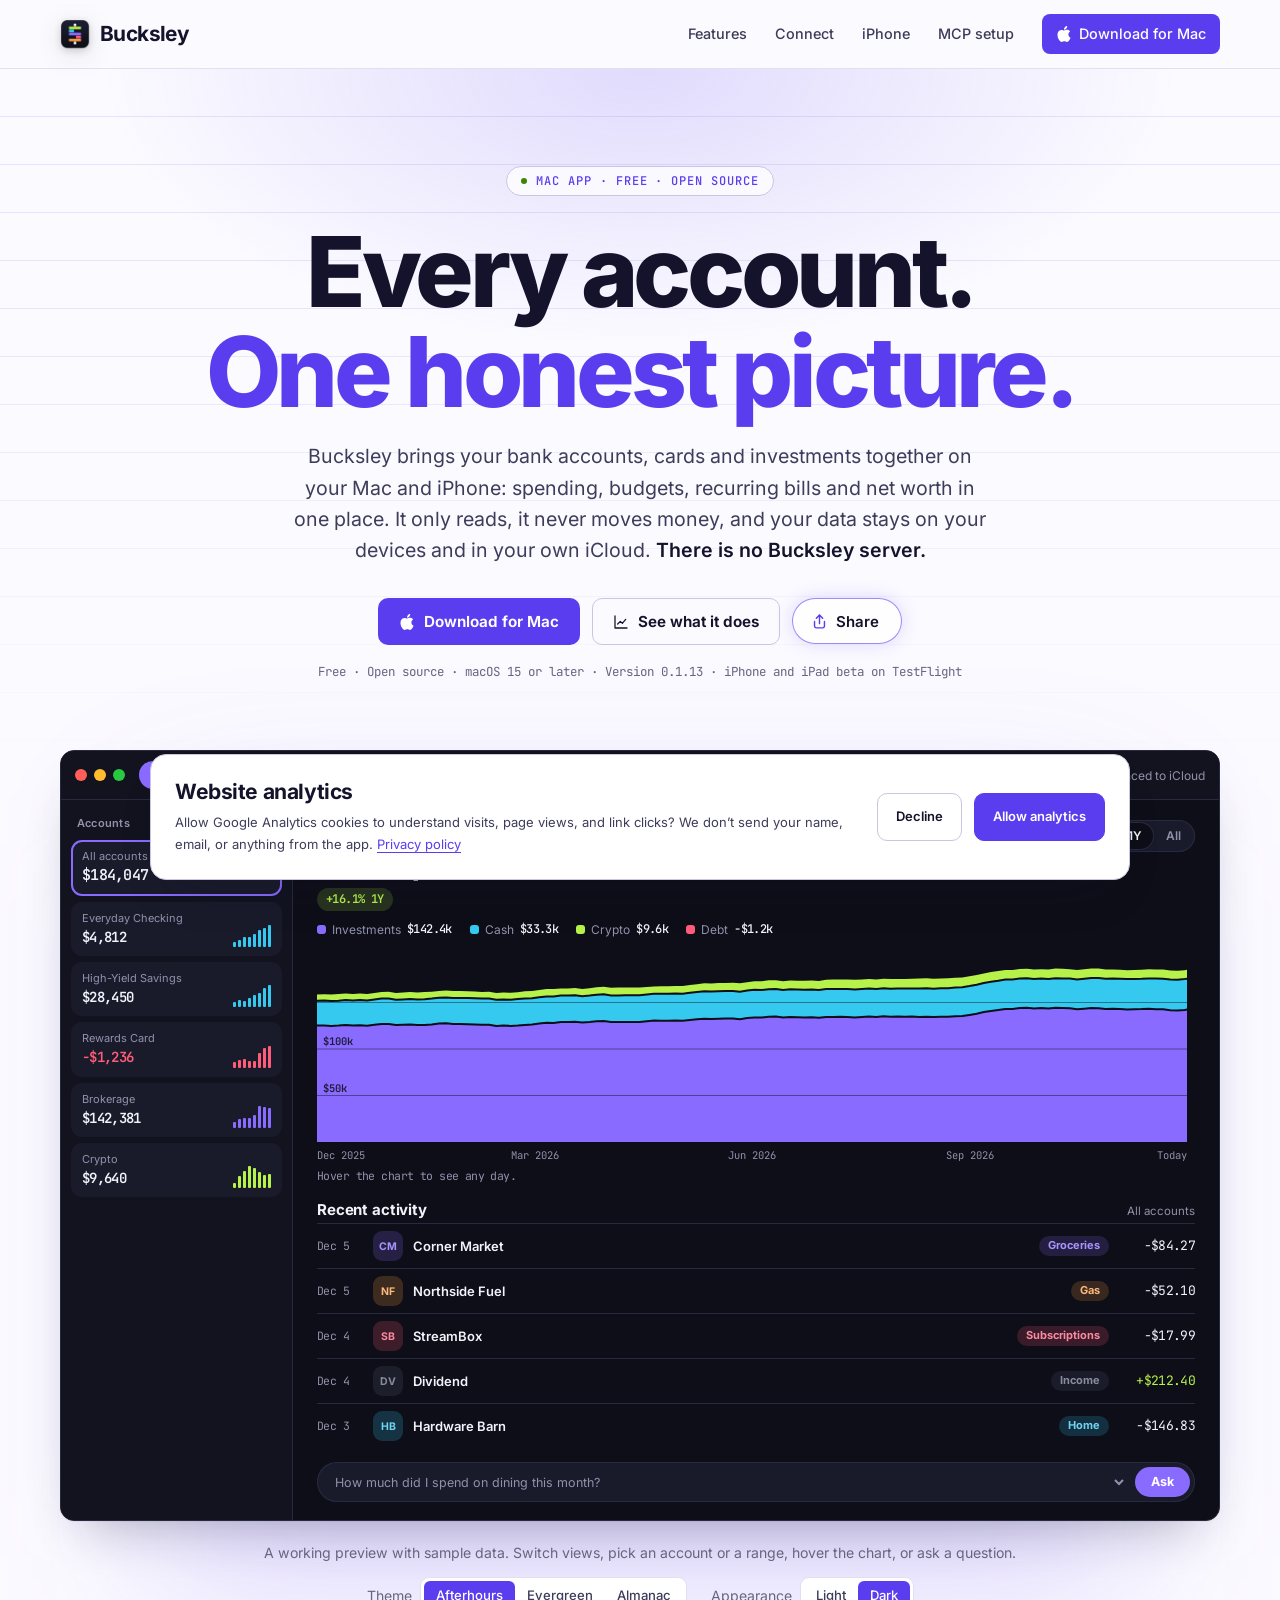
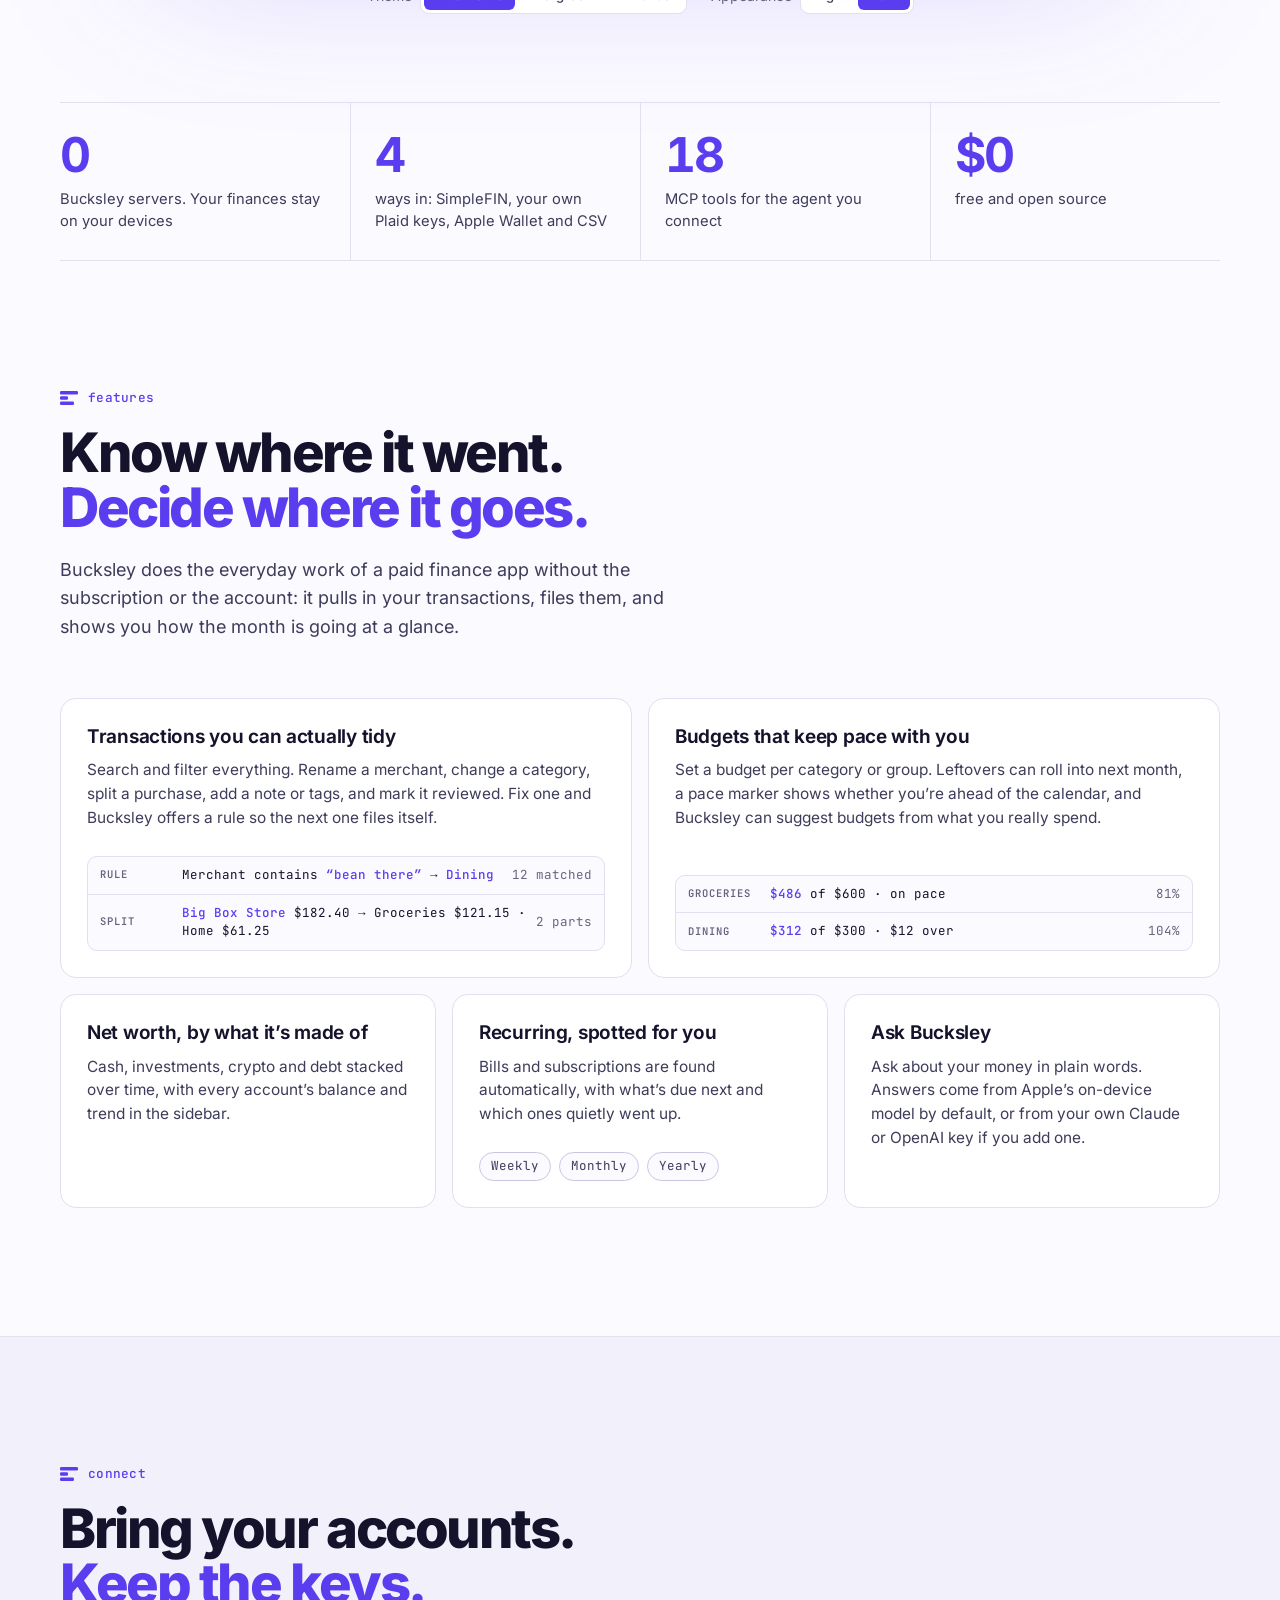
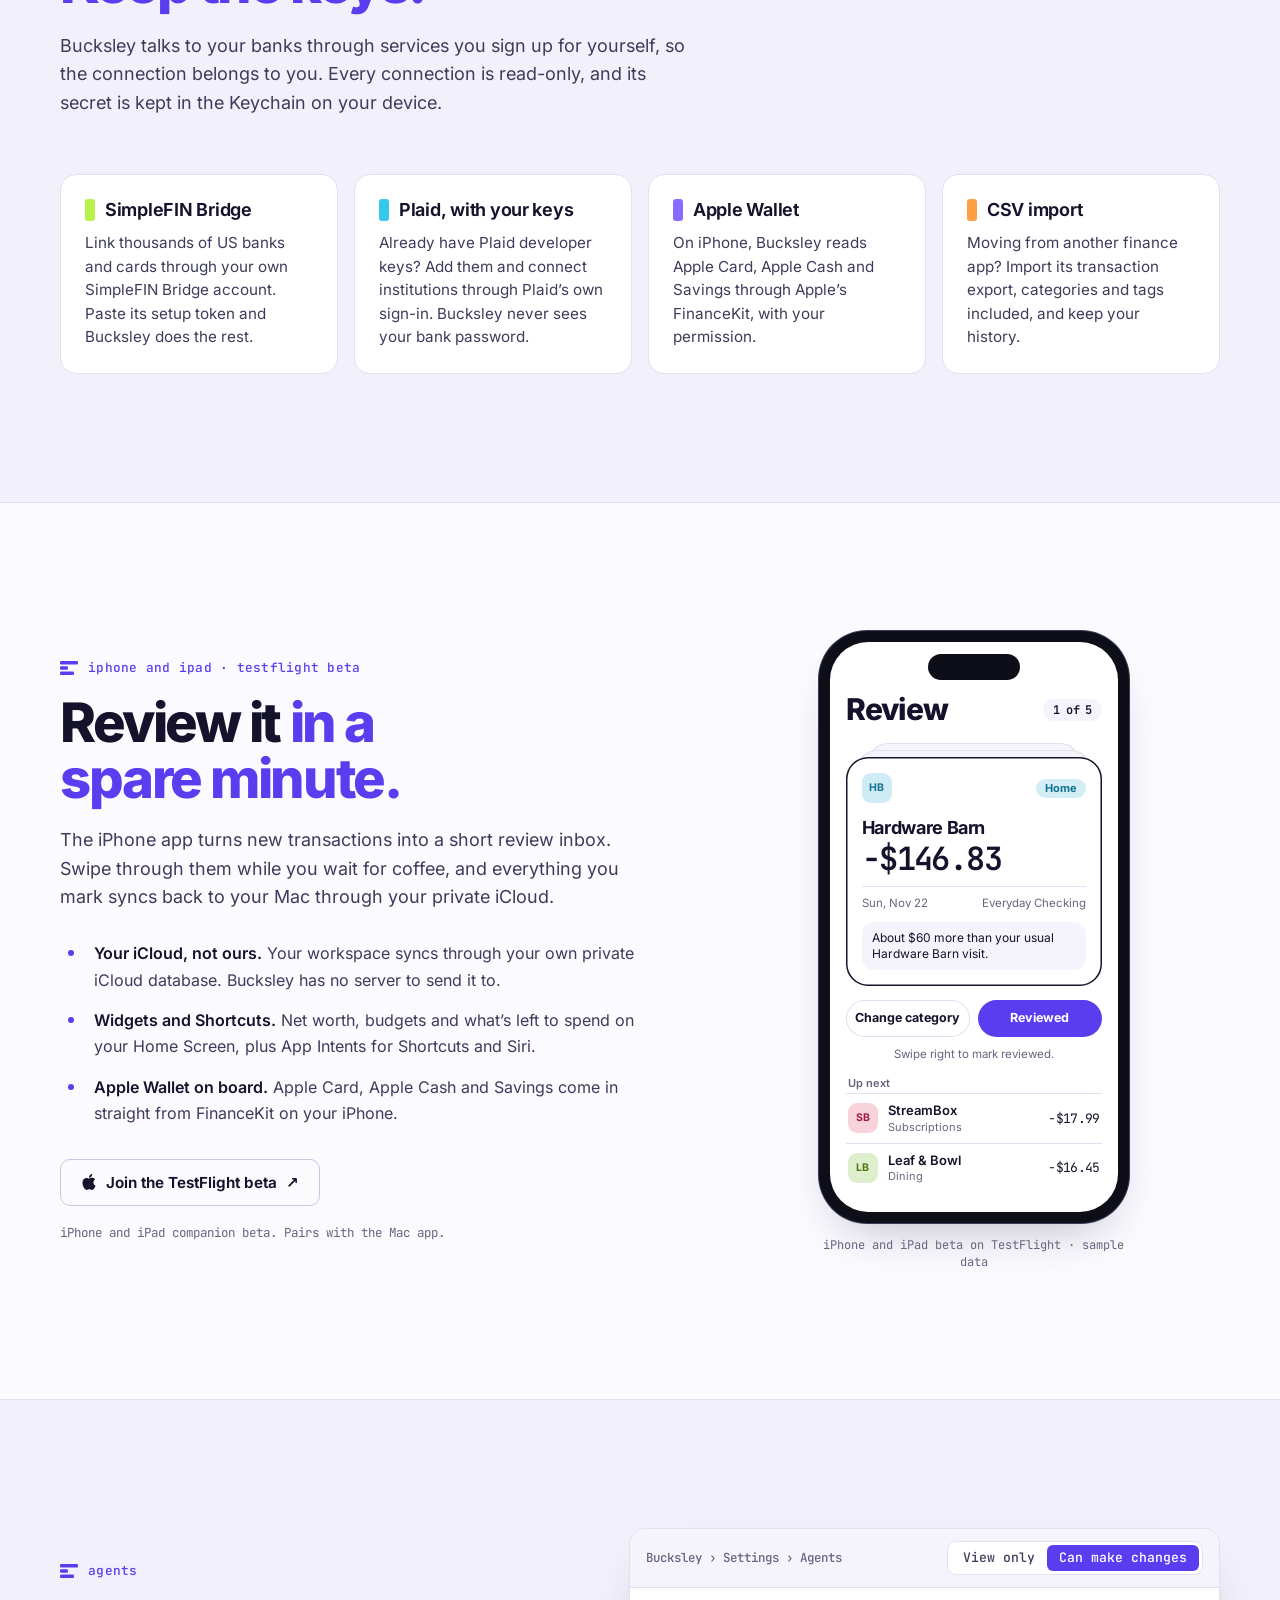
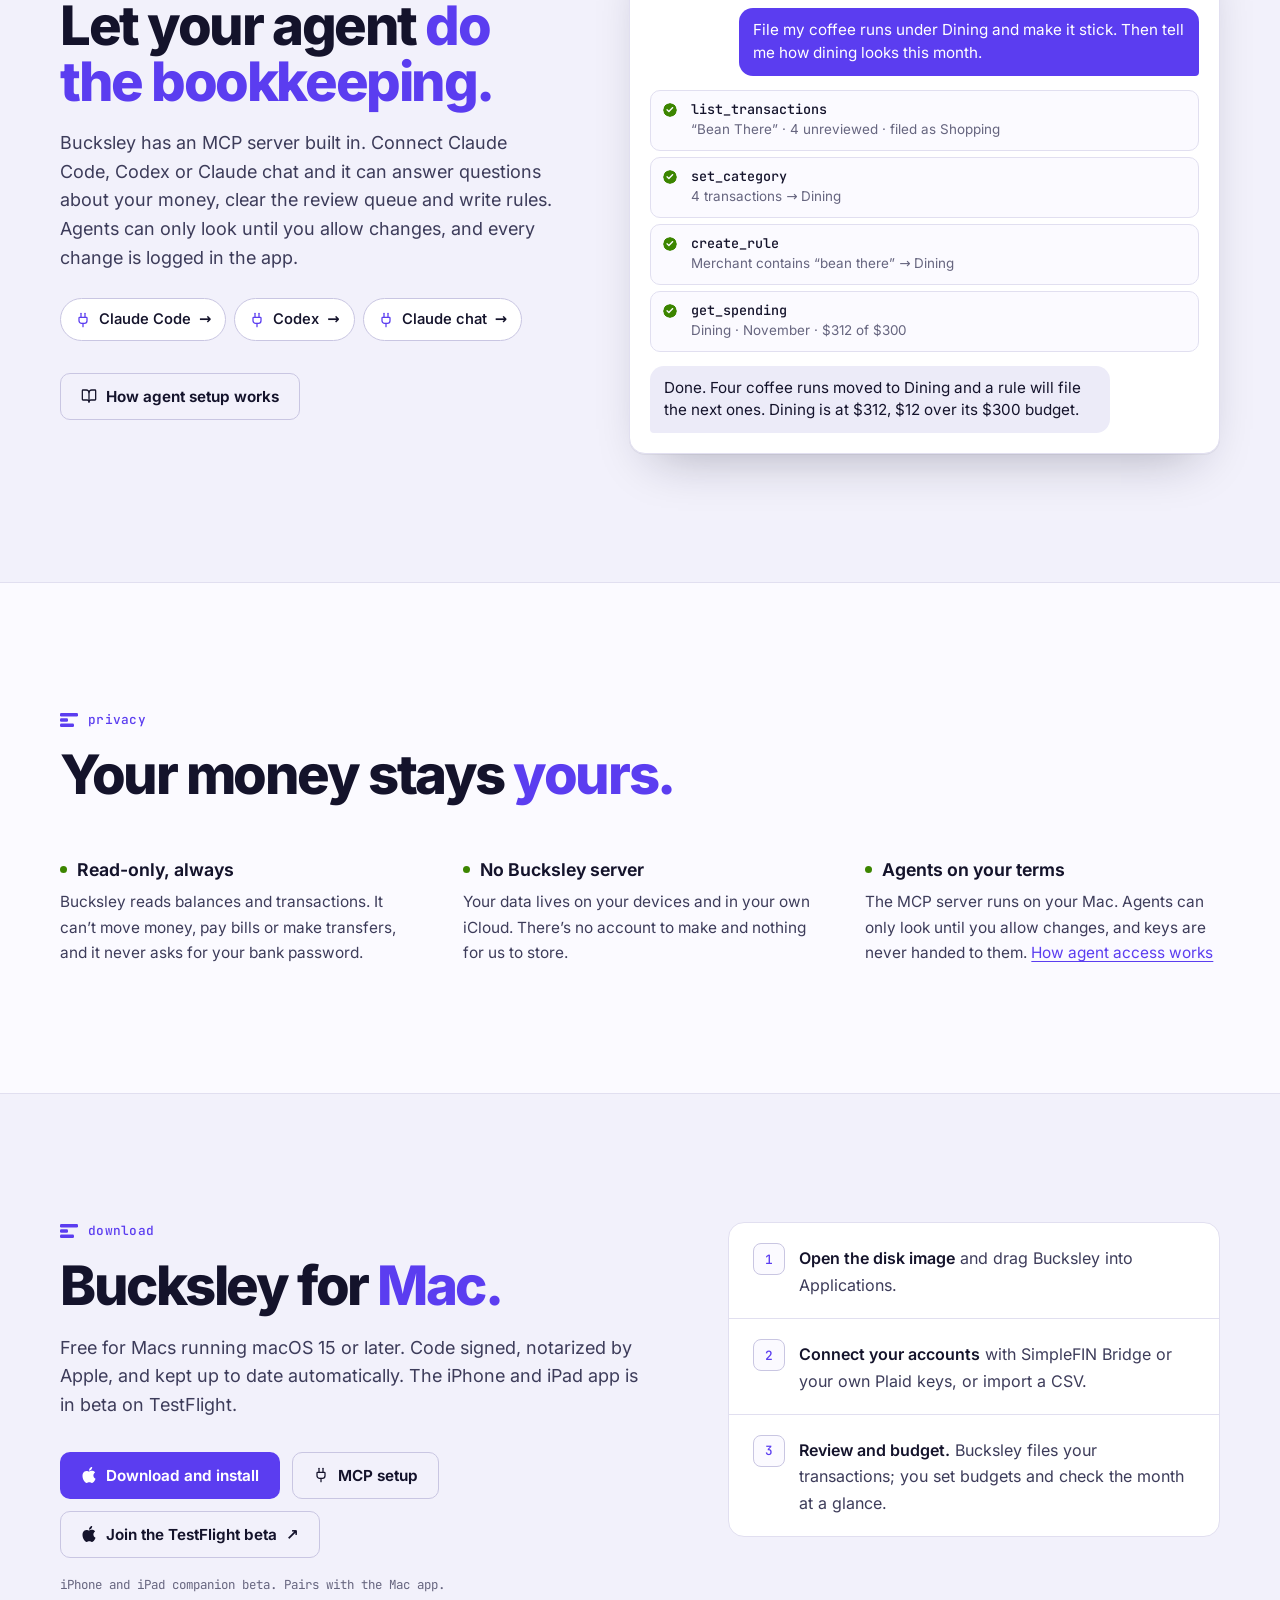
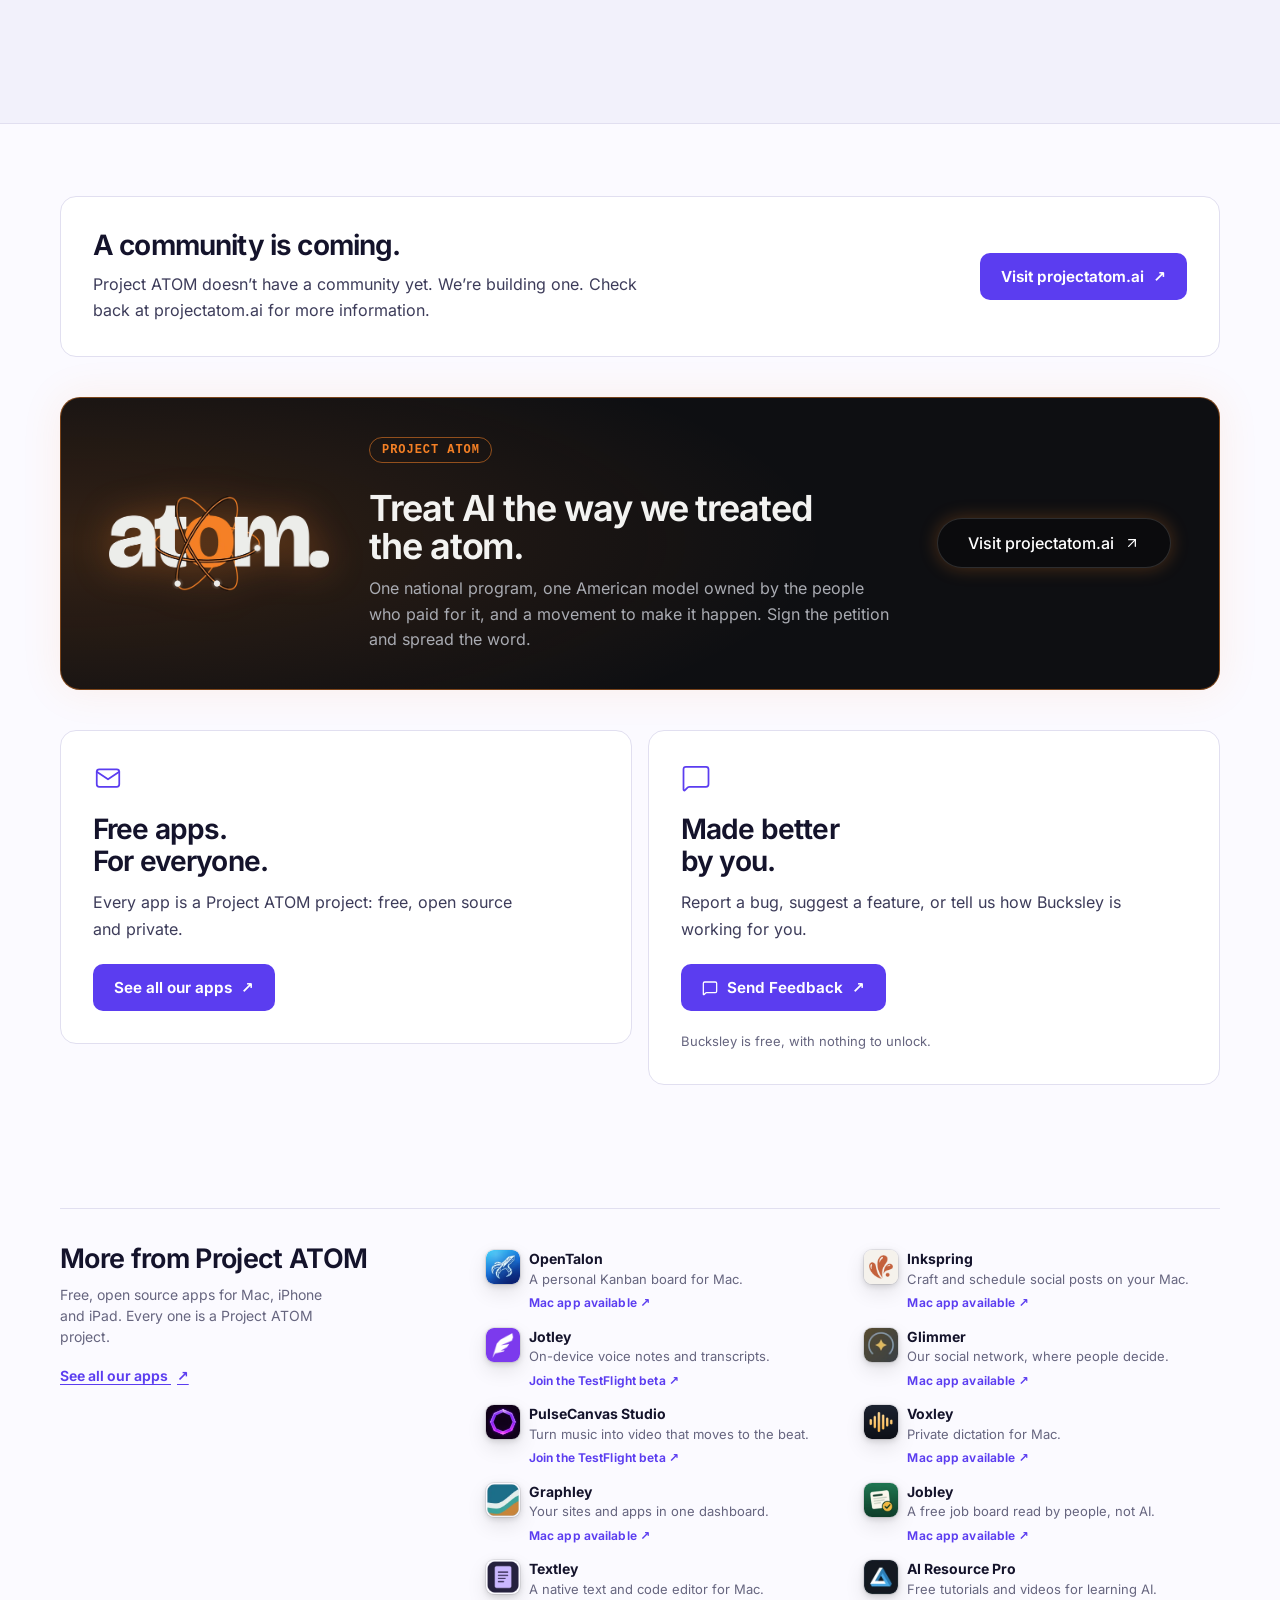
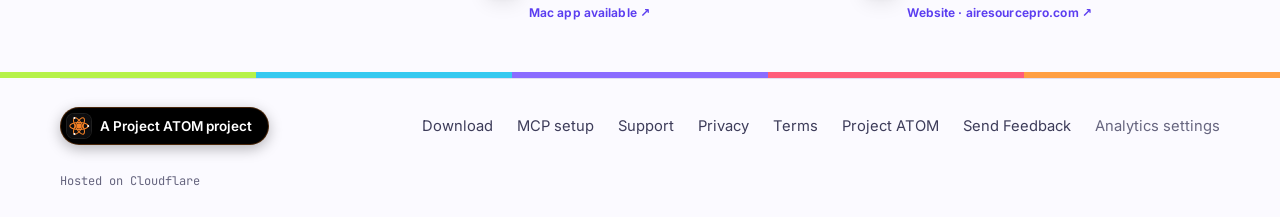
<file: index.html>
<!doctype html>
<html lang="en">
<head>
  <meta charset="utf-8">
  <meta name="viewport" content="width=device-width, initial-scale=1">
  <meta name="description" content="Bucksley is a free, local-first personal finance app for Mac and iPhone. It brings your bank accounts, cards and investments into one place to track spending, budgets, recurring bills and net worth. It is read-only, never moves money, and keeps your data on your devices and in your own iCloud, with no Bucksley server. Free and open source.">
  <meta name="theme-color" content="#ffffff" media="(prefers-color-scheme: light)">
  <meta name="theme-color" content="#0d0e17" media="(prefers-color-scheme: dark)">
  <link rel="canonical" href="https://bucksley.ai/">
  <meta property="og:type" content="website">
  <meta property="og:site_name" content="Bucksley">
  <meta property="og:locale" content="en_US">
  <meta property="og:title" content="Bucksley · Every account in one place, on your Mac and iPhone">
  <meta property="og:description" content="Bucksley is a free, local-first personal finance app for Mac and iPhone. It brings your bank accounts, cards and investments into one place to track spending, budgets, recurring bills and net worth. It is read-only, never moves money, and keeps your data on your devices and in your own iCloud, with no Bucksley server. Free and open source.">
  <meta property="og:url" content="https://bucksley.ai/">
  <meta property="og:image" content="https://bucksley.ai/social-card.png?v=20261125">
  <meta property="og:image:type" content="image/png">
  <meta property="og:image:width" content="1200">
  <meta property="og:image:height" content="630">
  <meta property="og:image:alt" content="Bucksley. Every account, one honest picture. Personal finance for Mac and iPhone. Free and open source.">
  <meta name="twitter:card" content="summary_large_image">
  <meta name="twitter:title" content="Bucksley · Every account in one place, on your Mac and iPhone">
  <meta name="twitter:description" content="Bucksley is a free, local-first personal finance app for Mac and iPhone. It brings your bank accounts, cards and investments into one place to track spending, budgets, recurring bills and net worth. It is read-only, never moves money, and keeps your data on your devices and in your own iCloud, with no Bucksley server. Free and open source.">
  <meta name="twitter:image" content="https://bucksley.ai/social-card.png?v=20261125">
  <meta name="author" content="Project ATOM">
  <meta name="google-site-verification" content="7iIXr-PMFJ_aGS43oSrPEZ5DRntgBF09yLD61lN2gac">
  <meta name="msvalidate.01" content="E2001B47E91F72A19BB1E8E642B26928">
  <link rel="icon" href="/favicon.png?v=20261125" type="image/png">
  <link rel="apple-touch-icon" href="/assets/apple-touch-icon.png?v=20261125">
  <link rel="stylesheet" href="/assets/site.css">
  <link rel="stylesheet" href="/atom-family.css">
  <link rel="stylesheet" href="/project-atom/project-atom-promo.css?v=20261126b">
  <script src="/assets/analytics.js" data-ga="G-NZ4KDPXME2" data-site="bucksley" data-host="bucksley.ai" data-privacy="/privacy/" data-footer=".footer nav" data-css="/assets/analytics.css" defer></script>
  <script src="/assets/site.js" defer></script>
  <script src="/assets/share.js" defer></script>
  <title>Bucksley · Every account in one place, on your Mac and iPhone</title>
  <script type="application/ld+json">{"@context":"https://schema.org","@graph":[{"@type":"WebSite","@id":"https://bucksley.ai/#website","url":"https://bucksley.ai/","name":"Bucksley","description":"Bucksley is a free, local-first personal finance app for Mac and iPhone. It brings your bank accounts, cards and investments into one place to track spending, budgets, recurring bills and net worth. It is read-only, never moves money, and keeps your data on your devices and in your own iCloud, with no Bucksley server. Free and open source.","inLanguage":"en-US","publisher":{"@id":"https://projectatom.ai/#org"}},{"@type":"WebPage","@id":"https://bucksley.ai/#webpage","url":"https://bucksley.ai/","name":"Bucksley · Every account in one place, on your Mac and iPhone","description":"Bucksley is a free, local-first personal finance app for Mac and iPhone. It brings your bank accounts, cards and investments into one place to track spending, budgets, recurring bills and net worth. It is read-only, never moves money, and keeps your data on your devices and in your own iCloud, with no Bucksley server. Free and open source.","isPartOf":{"@id":"https://bucksley.ai/#website"},"inLanguage":"en-US","publisher":{"@id":"https://projectatom.ai/#org"},"about":{"@id":"https://bucksley.ai/#app"},"mainEntity":{"@id":"https://bucksley.ai/#app"}},{"@type":"SoftwareApplication","@id":"https://bucksley.ai/#app","name":"Bucksley","url":"https://bucksley.ai/","description":"Bucksley is a free, local-first personal finance app for Mac and iPhone. It brings your bank accounts, cards and investments into one place to track spending, budgets, recurring bills and net worth. It is read-only, never moves money, and keeps your data on your devices and in your own iCloud, with no Bucksley server. Free and open source.","applicationCategory":"FinanceApplication","applicationSubCategory":"Personal finance and budgeting","operatingSystem":"macOS 15 or later, iOS 18 or later","isAccessibleForFree":true,"offers":{"@type":"Offer","price":"0","priceCurrency":"USD","availability":"https://schema.org/InStock"},"image":"https://bucksley.ai/assets/icon.png?v=20261125","featureList":["Net worth, accounts and transactions in one place","Bank connections through SimpleFIN Bridge or your own Plaid keys","Apple Card, Apple Cash and Savings on iPhone through FinanceKit","CSV import from other finance apps","Categories, groups and rules","Budgets with rollover and pace","Recurring bills and subscriptions","Ask Bucksley, with Apple's on-device model by default","iPhone review inbox synced through your private iCloud","Read-only: never moves money","Built-in MCP server with 18 tools for Claude Code, Codex and Claude chat"],"author":{"@id":"https://projectatom.ai/#org"},"publisher":{"@id":"https://projectatom.ai/#org"},"sameAs":["https://projectatom.ai/apps"],"softwareVersion":"0.1.13","downloadUrl":"https://bucksley.ai/downloads/Bucksley-0.1.13.dmg","installUrl":"https://bucksley.ai/download/"},{"@type":"Organization","@id":"https://projectatom.ai/#org","name":"Project ATOM","url":"https://projectatom.ai/","logo":"https://projectatom.ai/action/atom/atom-lockup.webp"}]}</script>
</head>
<body>
  <a class="skip" href="#main">Skip to content</a>
  <header class="site-header">
    <div class="shell nav">
      <a class="wordmark" href="/" aria-label="Bucksley home"><img src="/assets/icon.png?v=20261125" alt="" width="30" height="30">Bucksley</a>
      <nav aria-label="Main">
        <a class="nav-hide" href="/#features">Features</a>
        <a class="nav-hide" href="/#connect">Connect</a>
        <a class="nav-hide" href="/#iphone">iPhone</a>
        <a class="nav-hide-sm" href="/mcp/">MCP setup</a>
        <a class="nav-cta mac-download" href="/download/"><svg width="16" height="16" viewBox="0 0 24 24" fill="currentColor" aria-hidden="true" focusable="false"><path d="M12.152 6.896c-.948 0-2.415-1.078-3.96-1.04-2.04.027-3.91 1.183-4.961 3.014-2.117 3.675-.546 9.103 1.519 12.09 1.013 1.454 2.208 3.09 3.792 3.039 1.52-.065 2.09-.987 3.935-.987 1.831 0 2.35.987 3.96.948 1.637-.026 2.676-1.48 3.676-2.948 1.156-1.688 1.636-3.325 1.662-3.415-.039-.013-3.182-1.221-3.22-4.857-.026-3.04 2.48-4.494 2.597-4.559-1.429-2.09-3.623-2.324-4.39-2.376-2-.156-3.675 1.09-4.61 1.09zM15.53 3.83c.843-1.012 1.4-2.427 1.245-3.83-1.207.052-2.662.805-3.532 1.818-.78.896-1.454 2.338-1.273 3.714 1.338.104 2.715-.688 3.559-1.701"/></svg> Download for Mac</a>
      </nav>
    </div>
  </header>

  <main id="main">
    <section class="hero" aria-labelledby="hero-title">
      <div class="shell">
        <p class="pill"><i></i>Mac app · Free · Open source</p>
        <h1 id="hero-title">Every account. <em>One honest picture.</em></h1>
        <p class="lead">Bucksley brings your bank accounts, cards and investments together on your Mac and iPhone: spending, budgets, recurring bills and net worth in one place. It only reads, it never moves money, and your data stays on your devices and in your own iCloud. <strong>There is no Bucksley server.</strong></p>
        <div class="actions">
          <a class="button mac-download" href="/download/"><svg width="16" height="16" viewBox="0 0 24 24" fill="currentColor" aria-hidden="true" focusable="false"><path d="M12.152 6.896c-.948 0-2.415-1.078-3.96-1.04-2.04.027-3.91 1.183-4.961 3.014-2.117 3.675-.546 9.103 1.519 12.09 1.013 1.454 2.208 3.09 3.792 3.039 1.52-.065 2.09-.987 3.935-.987 1.831 0 2.35.987 3.96.948 1.637-.026 2.676-1.48 3.676-2.948 1.156-1.688 1.636-3.325 1.662-3.415-.039-.013-3.182-1.221-3.22-4.857-.026-3.04 2.48-4.494 2.597-4.559-1.429-2.09-3.623-2.324-4.39-2.376-2-.156-3.675 1.09-4.61 1.09zM15.53 3.83c.843-1.012 1.4-2.427 1.245-3.83-1.207.052-2.662.805-3.532 1.818-.78.896-1.454 2.338-1.273 3.714 1.338.104 2.715-.688 3.559-1.701"/></svg> Download for Mac</a>
          <a class="button secondary" href="#features"><svg width="16" height="16" viewBox="0 0 24 24" fill="none" stroke="currentColor" stroke-width="1.9" stroke-linecap="round" stroke-linejoin="round" aria-hidden="true"><path d="M3 3v18h18"/><path d="m7 15 4-4 3 3 5-6"/></svg>See what it does</a>
          <button type="button" class="pm-share-btn bk-share" data-pm-share data-share-url="https://bucksley.ai/" data-share-title="Bucksley" data-share-text="Every account, one honest picture. Free personal finance for Mac and iPhone." aria-haspopup="menu" aria-label="Share Bucksley"><svg viewBox="0 0 24 24" fill="none" stroke="currentColor" stroke-width="2" stroke-linecap="round" stroke-linejoin="round" aria-hidden="true"><path d="M12 3v12"/><path d="m7.5 7.5 4.5-4.5 4.5 4.5"/><path d="M5 12v6.5A2.5 2.5 0 0 0 7.5 21h9a2.5 2.5 0 0 0 2.5-2.5V12"/></svg><span data-pm-share-label>Share</span></button>
        </div>
        <p class="fineprint">Free · Open source · macOS 15 or later · Version <span data-release="version">0.1.13</span> · iPhone and iPad beta on TestFlight</p>

        <div class="stage">
          <div class="gw" data-theme="ah" data-appearance="dark" role="group" aria-label="Working preview of the Bucksley window, with sample data">
            <div class="gw-title">
              <span class="lights" aria-hidden="true"><i></i><i></i><i></i></span>
              <span class="tabs" role="group" aria-label="View">
                <button type="button" data-view="home" aria-pressed="true">Home</button>
                <button type="button" data-view="spending" aria-pressed="false">Spending</button>
                <button type="button" data-view="budgets" aria-pressed="false">Budgets</button>
              </span>
              <span class="grow"></span>
              <span class="sync"><i></i><span>Synced to iCloud</span></span>
            </div>
            <div class="gw-body">
              <div class="gw-side">
                <span class="side-label">Accounts</span>
                <button type="button" class="acct all" data-acct="all" aria-pressed="true"><span class="acct-text"><span>All accounts</span><b class="fig" data-k="nw-side">$183,047</b></span></button>
                <button type="button" class="acct" data-acct="checking" aria-pressed="false"><span class="acct-text"><span>Everyday Checking</span><b class="fig ">$4,812</b></span><span class="spark c3" aria-hidden="true"></span></button>
                <button type="button" class="acct" data-acct="savings" aria-pressed="false"><span class="acct-text"><span>High-Yield Savings</span><b class="fig ">$28,450</b></span><span class="spark c3" aria-hidden="true"></span></button>
                <button type="button" class="acct" data-acct="card" aria-pressed="false"><span class="acct-text"><span>Rewards Card</span><b class="fig neg">−$1,236</b></span><span class="spark c5" aria-hidden="true"></span></button>
                <button type="button" class="acct" data-acct="brokerage" aria-pressed="false"><span class="acct-text"><span>Brokerage</span><b class="fig ">$142,381</b></span><span class="spark c1" aria-hidden="true"></span></button>
                <button type="button" class="acct" data-acct="crypto" aria-pressed="false"><span class="acct-text"><span>Crypto</span><b class="fig ">$9,640</b></span><span class="spark c2" aria-hidden="true"></span></button>
              </div>
              <div class="gw-main">
                <div class="view" data-pane="home">
                  <div class="nw-head">
                    <div><div class="lbl" data-k="nw-label">Net worth</div><div class="big fig" data-k="nw">–</div><span class="chip fig" data-k="nw-chip"></span></div>
                    <span class="seg" role="group" aria-label="Range">
                      <button type="button" data-range="30" aria-pressed="false">1M</button>
                      <button type="button" data-range="90" aria-pressed="false">3M</button>
                      <button type="button" data-range="365" aria-pressed="true">1Y</button>
                      <button type="button" data-range="730" aria-pressed="false">All</button>
                    </span>
                  </div>
                  <div class="keys" data-k="keys"></div>
                  <div class="nw-chart"><svg viewBox="0 0 640 200" role="img" aria-label="Stacked area chart of net worth by investments, cash and crypto"></svg><span class="readout fig" aria-live="polite"></span></div>
                  <div class="sech"><b>Recent activity</b><span data-k="tx-scope">All accounts</span></div>
                  <ul class="txs" data-k="txs"></ul>
                </div>
                <div class="view" data-pane="spending" hidden>
                  <div class="sech top"><b>Spending · November</b><span>Excludes transfers</span></div>
                  <div class="donutrow">
                    <div class="donut"><svg viewBox="0 0 42 42" aria-hidden="true"></svg><div><b class="fig" data-k="spend-total">–</b><span data-k="spend-label">This month</span></div></div>
                    <ul class="legend" data-k="legend"></ul>
                  </div>
                </div>
                <div class="view" data-pane="budgets" hidden>
                  <div class="sech top"><b>Budgets · November</b><span data-k="pace">Day 24 of 30</span></div>
                  <ul class="rings" data-k="rings"></ul>
                </div>
                <form class="ask" data-k="ask">
                  <label class="visually-hidden" for="ask-q">Ask Bucksley</label>
                  <select id="ask-q" data-k="ask-q">
                    <option value="dining">How much did I spend on dining this month?</option>
                    <option value="subs">Which subscriptions went up?</option>
                    <option value="budget">Am I on pace with my budgets?</option>
                  </select>
                  <button type="submit" class="ask-go">Ask</button>
                </form>
                <p class="answer" data-k="answer" aria-live="polite" hidden></p>
              </div>
            </div>
          </div>
          <div class="stage-note">
            <span>A working preview with sample data. Switch views, pick an account or a range, hover the chart, or ask a question.</span>
            <span class="chooser"><span id="theme-label">Theme</span>
              <span class="opts" role="group" aria-labelledby="theme-label">
                <button type="button" data-theme-to="ah" aria-pressed="true">Afterhours</button>
                <button type="button" data-theme-to="ev" aria-pressed="false">Evergreen</button>
                <button type="button" data-theme-to="al" aria-pressed="false">Almanac</button>
              </span>
            </span>
            <span class="chooser"><span id="look-label">Appearance</span>
              <span class="opts" role="group" aria-labelledby="look-label">
                <button type="button" data-look="light" aria-pressed="false">Light</button>
                <button type="button" data-look="dark" aria-pressed="true">Dark</button>
              </span>
            </span>
          </div>
        </div>

        <dl class="facts">
          <div><dt>0</dt><dd>Bucksley servers. Your finances stay on your devices</dd></div>
          <div><dt>4</dt><dd>ways in: SimpleFIN, your own Plaid keys, Apple Wallet and CSV</dd></div>
          <div><dt>18</dt><dd>MCP tools for the agent you connect</dd></div>
          <div><dt>$0</dt><dd>free and open source</dd></div>
        </dl>
      </div>
    </section>

    <section id="features" class="section">
      <div class="shell">
        <div class="section-head">
          <span class="mark">features</span>
          <h2>Know where it went. <em>Decide where it goes.</em></h2>
          <p class="lead">Bucksley does the everyday work of a paid finance app without the subscription or the account: it pulls in your transactions, files them, and shows you how the month is going at a glance.</p>
        </div>
        <div class="bento">
          <article class="card wide">
            <h3>Transactions you can actually tidy</h3>
            <p>Search and filter everything. Rename a merchant, change a category, split a purchase, add a note or tags, and mark it reviewed. Fix one and Bucksley offers a rule so the next one files itself.</p>
            <div class="visual"><div class="mini" aria-hidden="true">
              <div class="mini-row"><span class="lbl">Rule</span><span class="val">Merchant contains <b>“bean there”</b> → <b>Dining</b></span><span class="end">12 matched</span></div>
              <div class="mini-row"><span class="lbl">Split</span><span class="val"><b>Big Box Store</b> $182.40 → Groceries $121.15 · Home $61.25</span><span class="end">2 parts</span></div>
            </div></div>
          </article>
          <article class="card wide">
            <h3>Budgets that keep pace with you</h3>
            <p>Set a budget per category or group. Leftovers can roll into next month, a pace marker shows whether you’re ahead of the calendar, and Bucksley can suggest budgets from what you really spend.</p>
            <div class="visual"><div class="mini" aria-hidden="true">
              <div class="mini-row"><span class="lbl">Groceries</span><span class="val"><b>$486</b> of $600 · on pace</span><span class="end">81%</span></div>
              <div class="mini-row"><span class="lbl">Dining</span><span class="val"><b>$312</b> of $300 · $12 over</span><span class="end">104%</span></div>
            </div></div>
          </article>
          <article class="card">
            <h3>Net worth, by what it’s made of</h3>
            <p>Cash, investments, crypto and debt stacked over time, with every account’s balance and trend in the sidebar.</p>
          </article>
          <article class="card">
            <h3>Recurring, spotted for you</h3>
            <p>Bills and subscriptions are found automatically, with what’s due next and which ones quietly went up.</p>
            <div class="visual"><ul class="chips"><li>Weekly</li><li>Monthly</li><li>Yearly</li></ul></div>
          </article>
          <article class="card">
            <h3>Ask Bucksley</h3>
            <p>Ask about your money in plain words. Answers come from Apple’s on-device model by default, or from your own Claude or OpenAI key if you add one.</p>
          </article>
        </div>
      </div>
    </section>

    <section id="connect" class="section band" aria-labelledby="connect-title">
      <div class="shell">
        <div class="section-head">
          <span class="mark">connect</span>
          <h2 id="connect-title">Bring your accounts. <em>Keep the keys.</em></h2>
          <p class="lead">Bucksley talks to your banks through services you sign up for yourself, so the connection belongs to you. Every connection is read-only, and its secret is kept in the Keychain on your device.</p>
        </div>
        <div class="connect">
          <article><h3>SimpleFIN Bridge</h3><p>Link thousands of US banks and cards through your own SimpleFIN Bridge account. Paste its setup token and Bucksley does the rest.</p></article>
          <article><h3>Plaid, with your keys</h3><p>Already have Plaid developer keys? Add them and connect institutions through Plaid’s own sign-in. Bucksley never sees your bank password.</p></article>
          <article><h3>Apple Wallet</h3><p>On iPhone, Bucksley reads Apple Card, Apple Cash and Savings through Apple’s FinanceKit, with your permission.</p></article>
          <article><h3>CSV import</h3><p>Moving from another finance app? Import its transaction export, categories and tags included, and keep your history.</p></article>
        </div>
      </div>
    </section>

    <section id="iphone" class="section">
      <div class="shell split">
        <div>
          <span class="mark">iphone and ipad · testflight beta</span>
          <h2>Review it <em>in a spare minute.</em></h2>
          <p class="lead">The iPhone app turns new transactions into a short review inbox. Swipe through them while you wait for coffee, and everything you mark syncs back to your Mac through your private iCloud.</p>
          <ul class="ticks">
            <li><span><strong>Your iCloud, not ours.</strong> Your workspace syncs through your own private iCloud database. Bucksley has no server to send it to.</span></li>
            <li><span><strong>Widgets and Shortcuts.</strong> Net worth, budgets and what’s left to spend on your Home Screen, plus App Intents for Shortcuts and Siri.</span></li>
            <li><span><strong>Apple Wallet on board.</strong> Apple Card, Apple Cash and Savings come in straight from FinanceKit on your iPhone.</span></li>
          </ul>
          <div class="actions actions-left">
            <a class="button secondary testflight-button" href="https://testflight.apple.com/join/F4wS5fF3" target="_blank" rel="noopener noreferrer"><svg width="16" height="16" viewBox="0 0 24 24" fill="currentColor" aria-hidden="true" focusable="false"><path d="M12.152 6.896c-.948 0-2.415-1.078-3.96-1.04-2.04.027-3.91 1.183-4.961 3.014-2.117 3.675-.546 9.103 1.519 12.09 1.013 1.454 2.208 3.09 3.792 3.039 1.52-.065 2.09-.987 3.935-.987 1.831 0 2.35.987 3.96.948 1.637-.026 2.676-1.48 3.676-2.948 1.156-1.688 1.636-3.325 1.662-3.415-.039-.013-3.182-1.221-3.22-4.857-.026-3.04 2.48-4.494 2.597-4.559-1.429-2.09-3.623-2.324-4.39-2.376-2-.156-3.675 1.09-4.61 1.09zM15.53 3.83c.843-1.012 1.4-2.427 1.245-3.83-1.207.052-2.662.805-3.532 1.818-.78.896-1.454 2.338-1.273 3.714 1.338.104 2.715-.688 3.559-1.701"/></svg> Join the TestFlight beta <span aria-hidden="true">↗</span></a>
          </div>
          <p class="fineprint">iPhone and iPad companion beta. Pairs with the Mac&nbsp;app.</p>
        </div>
        <figure class="phone">
          <div class="phone-frame">
            <div class="phone-screen" data-theme="ah" data-appearance="light" data-review>
              <div class="ph-head"><h4>Review</h4><span class="count fig" data-k="count">1 of 5</span></div>
              <div class="deck">
                <div class="dcard">
                  <div class="dtop"><i class="av c3" data-k="av">HB</i><span class="tag c3" data-k="cat">Home</span></div>
                  <div class="dm" data-k="merchant">Hardware Barn</div>
                  <div class="da fig" data-k="amount">−$146.83</div>
                  <div class="dmeta"><span data-k="date">Sun, Nov 22</span><span data-k="acct">Everyday Checking</span></div>
                  <div class="dnote" data-k="note">About $60 more than your usual Hardware Barn visit.</div>
                </div>
              </div>
              <div class="dbtn">
                <button type="button" class="pbtn ghost" data-act="category">Change category</button>
                <button type="button" class="pbtn pri" data-act="reviewed">Reviewed</button>
              </div>
              <p class="hint" data-k="hint">Swipe right to mark reviewed.</p>
              <h5 class="up">Up next</h5>
              <ul class="next" data-k="next"></ul>
            </div>
          </div>
          <figcaption>iPhone and iPad beta on TestFlight · sample data</figcaption>
        </figure>
      </div>
    </section>

    <section id="agents" class="section band">
      <div class="shell agent">
        <div>
          <span class="mark">agents</span>
          <h2>Let your agent <em>do the bookkeeping.</em></h2>
          <p class="lead">Bucksley has an MCP server built in. Connect Claude Code, Codex or Claude chat and it can answer questions about your money, clear the review queue and write rules. Agents can only look until you allow changes, and every change is logged in the app.</p>
          <div class="clients">
            <a href="/mcp/#claude-code"><svg width="16" height="16" viewBox="0 0 24 24" fill="none" stroke="currentColor" stroke-width="1.9" stroke-linecap="round" stroke-linejoin="round" aria-hidden="true"><path d="M12 22v-5"/><path d="M15 8V2"/><path d="M17 8a1 1 0 0 1 1 1v4a4 4 0 0 1-4 4h-4a4 4 0 0 1-4-4V9a1 1 0 0 1 1-1z"/><path d="M9 8V2"/></svg>Claude Code <span aria-hidden="true">→</span></a>
            <a href="/mcp/#codex"><svg width="16" height="16" viewBox="0 0 24 24" fill="none" stroke="currentColor" stroke-width="1.9" stroke-linecap="round" stroke-linejoin="round" aria-hidden="true"><path d="M12 22v-5"/><path d="M15 8V2"/><path d="M17 8a1 1 0 0 1 1 1v4a4 4 0 0 1-4 4h-4a4 4 0 0 1-4-4V9a1 1 0 0 1 1-1z"/><path d="M9 8V2"/></svg>Codex <span aria-hidden="true">→</span></a>
            <a href="/mcp/#claude-chat"><svg width="16" height="16" viewBox="0 0 24 24" fill="none" stroke="currentColor" stroke-width="1.9" stroke-linecap="round" stroke-linejoin="round" aria-hidden="true"><path d="M12 22v-5"/><path d="M15 8V2"/><path d="M17 8a1 1 0 0 1 1 1v4a4 4 0 0 1-4 4h-4a4 4 0 0 1-4-4V9a1 1 0 0 1 1-1z"/><path d="M9 8V2"/></svg>Claude chat <span aria-hidden="true">→</span></a>
          </div>
          <div class="actions"><a class="button secondary" href="/mcp/"><svg width="16" height="16" viewBox="0 0 24 24" fill="none" stroke="currentColor" stroke-width="1.9" stroke-linecap="round" stroke-linejoin="round" aria-hidden="true"><path d="M12 7v14"/><path d="M3 18a1 1 0 0 1-1-1V4a1 1 0 0 1 1-1h5a4 4 0 0 1 4 4 4 4 0 0 1 4-4h5a1 1 0 0 1 1 1v13a1 1 0 0 1-1 1h-6a3 3 0 0 0-3 3 3 3 0 0 0-3-3z"/></svg>How agent setup works</a></div>
        </div>
        <div class="session" data-mode="write">
          <div class="session-bar">
            <span id="mode-label">Bucksley › Settings › Agents</span>
            <span class="chooser"><span class="opts" role="group" aria-labelledby="mode-label">
              <button type="button" data-mode-to="read" aria-pressed="false">View only</button>
              <button type="button" data-mode-to="write" aria-pressed="true">Can make changes</button>
            </span></span>
          </div>
          <div class="session-body">
            <p class="say you">File my coffee runs under Dining and make it stick. Then tell me how dining looks this month.</p>
            <ul class="calls">
              <li><div><b>list_transactions</b><span>“Bean There” · 4 unreviewed · filed as Shopping</span></div></li>
              <li class="only-read blocked"><div><b>set_category</b><span>Agents can view only. Turn on “Let agents make changes” in Settings → Agents.</span></div></li>
              <li class="only-write"><div><b>set_category</b><span>4 transactions → Dining</span></div></li>
              <li class="only-write"><div><b>create_rule</b><span>Merchant contains “bean there” → Dining</span></div></li>
              <li><div><b>get_spending</b><span>Dining · November · $312 of $300</span></div></li>
            </ul>
            <p class="say agent-says only-write">Done. Four coffee runs moved to Dining and a rule will file the next ones. Dining is at $312, $12 over its $300 budget.</p>
            <p class="say agent-says only-read">I found four coffee runs filed as Shopping. Bucksley is set to view only, so I haven’t changed them. Dining is at $312 of $300.</p>
          </div>
        </div>
      </div>
    </section>

    <section id="privacy" class="section" aria-labelledby="privacy-title">
      <div class="shell">
        <div class="section-head">
          <span class="mark">privacy</span>
          <h2 id="privacy-title">Your money stays <em>yours.</em></h2>
        </div>
        <div class="trio">
          <div><h3>Read-only, always</h3><p>Bucksley reads balances and transactions. It can’t move money, pay bills or make transfers, and it never asks for your bank password.</p></div>
          <div><h3>No Bucksley server</h3><p>Your data lives on your devices and in your own iCloud. There’s no account to make and nothing for us to store.</p></div>
          <div><h3>Agents on your terms</h3><p>The MCP server runs on your Mac. Agents can only look until you allow changes, and keys are never handed to them. <a href="/privacy/#mcp">How agent access works</a></p></div>
        </div>
      </div>
    </section>

    <section id="download" class="section band" aria-labelledby="download-title">
      <div class="shell split install">
        <div>
          <span class="mark">download</span>
          <h2 id="download-title">Bucksley for <em>Mac.</em></h2>
          <p class="lead">Free for Macs running macOS 15 or later. Code signed, notarized by Apple, and kept up to date automatically. The iPhone and iPad app is in beta on&nbsp;TestFlight.</p>
          <div class="actions">
            <a class="button mac-download" href="/download/"><svg width="16" height="16" viewBox="0 0 24 24" fill="currentColor" aria-hidden="true" focusable="false"><path d="M12.152 6.896c-.948 0-2.415-1.078-3.96-1.04-2.04.027-3.91 1.183-4.961 3.014-2.117 3.675-.546 9.103 1.519 12.09 1.013 1.454 2.208 3.09 3.792 3.039 1.52-.065 2.09-.987 3.935-.987 1.831 0 2.35.987 3.96.948 1.637-.026 2.676-1.48 3.676-2.948 1.156-1.688 1.636-3.325 1.662-3.415-.039-.013-3.182-1.221-3.22-4.857-.026-3.04 2.48-4.494 2.597-4.559-1.429-2.09-3.623-2.324-4.39-2.376-2-.156-3.675 1.09-4.61 1.09zM15.53 3.83c.843-1.012 1.4-2.427 1.245-3.83-1.207.052-2.662.805-3.532 1.818-.78.896-1.454 2.338-1.273 3.714 1.338.104 2.715-.688 3.559-1.701"/></svg> Download and install</a>
            <a class="button secondary" href="/mcp/"><svg width="16" height="16" viewBox="0 0 24 24" fill="none" stroke="currentColor" stroke-width="1.9" stroke-linecap="round" stroke-linejoin="round" aria-hidden="true"><path d="M12 22v-5"/><path d="M15 8V2"/><path d="M17 8a1 1 0 0 1 1 1v4a4 4 0 0 1-4 4h-4a4 4 0 0 1-4-4V9a1 1 0 0 1 1-1z"/><path d="M9 8V2"/></svg>MCP setup</a>
            <a class="button secondary testflight-button" href="https://testflight.apple.com/join/F4wS5fF3" target="_blank" rel="noopener noreferrer"><svg width="16" height="16" viewBox="0 0 24 24" fill="currentColor" aria-hidden="true" focusable="false"><path d="M12.152 6.896c-.948 0-2.415-1.078-3.96-1.04-2.04.027-3.91 1.183-4.961 3.014-2.117 3.675-.546 9.103 1.519 12.09 1.013 1.454 2.208 3.09 3.792 3.039 1.52-.065 2.09-.987 3.935-.987 1.831 0 2.35.987 3.96.948 1.637-.026 2.676-1.48 3.676-2.948 1.156-1.688 1.636-3.325 1.662-3.415-.039-.013-3.182-1.221-3.22-4.857-.026-3.04 2.48-4.494 2.597-4.559-1.429-2.09-3.623-2.324-4.39-2.376-2-.156-3.675 1.09-4.61 1.09zM15.53 3.83c.843-1.012 1.4-2.427 1.245-3.83-1.207.052-2.662.805-3.532 1.818-.78.896-1.454 2.338-1.273 3.714 1.338.104 2.715-.688 3.559-1.701"/></svg> Join the TestFlight beta <span aria-hidden="true">↗</span></a>
          </div>
          <p class="fineprint">iPhone and iPad companion beta. Pairs with the Mac&nbsp;app.</p>
        </div>
        <ol class="install-steps" aria-label="Getting started">
          <li><span><strong>Open the disk image</strong> and drag Bucksley into Applications.</span></li>
          <li><span><strong>Connect your accounts</strong> with SimpleFIN Bridge or your own Plaid keys, or import a CSV.</span></li>
          <li><span><strong>Review and budget.</strong> Bucksley files your transactions; you set budgets and check the month at a glance.</span></li>
        </ol>
      </div>
    </section>
    <div class="shell">
      <section id="discord" class="discord-callout" aria-labelledby="discord-title">
        <div class="discord-copy">
          <h2 id="discord-title">A community is coming.</h2>
          <p>Project ATOM doesn’t have a community yet. We’re building one. Check back at projectatom.ai for more information.</p>
        </div>
        <a class="button" href="https://projectatom.ai/" target="_blank" rel="noopener noreferrer">Visit projectatom.ai <span aria-hidden="true">↗</span></a>
      </section>
      <section class="pm-atom" id="project-atom" aria-label="Project ATOM">
        <a class="pm-atom-card" href="https://projectatom.ai" data-ga="atom_promo">
          <img class="pm-atom-mark" src="/project-atom/atom-lockup.webp?v=20261126" width="260" height="112" alt="atom" loading="lazy" decoding="async">
          <span class="pm-atom-copy">
            <span class="pm-atom-pill">Project ATOM</span>
            <span class="pm-atom-title" role="heading" aria-level="2">Treat AI the way we treated the&nbsp;atom.</span>
            <span class="pm-atom-text">One national program, one American model owned by the people who paid for it, and a movement to make it happen. Sign the petition and spread the&nbsp;word.</span>
          </span>
          <span class="pm-atom-btn">Visit projectatom.ai <svg viewBox="0 0 24 24" fill="none" stroke="currentColor" stroke-width="1.9" stroke-linecap="round" stroke-linejoin="round" aria-hidden="true"><path d="M7 7h10v10"/><path d="M7 17 17 7"/></svg></span>
        </a>
      </section>
      <section id="about" class="about-us" aria-labelledby="about-us-title">
        <div class="about-card">
          <svg class="about-icon" width="30" height="30" viewBox="0 0 24 24" fill="none" stroke="currentColor" stroke-width="1.4" stroke-linecap="round" stroke-linejoin="round" aria-hidden="true"><rect x="3" y="5" width="18" height="14" rx="2"/><path d="m3 7 9 6 9-6"/></svg>
          <h2 id="about-us-title">Free apps.<br>For everyone.</h2>
          <p>Every app is a Project ATOM project: free, open source and private.</p>
          <a class="button" href="https://projectatom.ai/apps" target="_blank" rel="noopener noreferrer">See all our apps <span aria-hidden="true">↗</span></a>
        </div>
        <div class="about-card">
          <svg class="about-icon" width="30" height="30" viewBox="0 0 24 24" fill="none" stroke="currentColor" stroke-width="1.4" stroke-linecap="round" stroke-linejoin="round" aria-hidden="true"><path d="M22 17a2 2 0 0 1-2 2H6.828a2 2 0 0 0-1.414.586l-2.202 2.202A.71.71 0 0 1 2 21.286V5a2 2 0 0 1 2-2h16a2 2 0 0 1 2 2z"/></svg>
          <h2 id="feedback-title">Made better<br>by you.</h2>
          <p>Report a bug, suggest a feature, or tell us how Bucksley is working for you.</p>
          <div class="about-actions">
            <a class="button" href="https://projectatom.ai/apps?app=bucksley#feedback"><svg width="16" height="16" viewBox="0 0 24 24" fill="none" stroke="currentColor" stroke-width="1.9" stroke-linecap="round" stroke-linejoin="round" aria-hidden="true"><path d="M22 17a2 2 0 0 1-2 2H6.828a2 2 0 0 0-1.414.586l-2.202 2.202A.71.71 0 0 1 2 21.286V5a2 2 0 0 1 2-2h16a2 2 0 0 1 2 2z"/></svg>Send Feedback <span aria-hidden="true">↗</span></a>
          </div>
          <p class="about-note">Bucksley is free, with nothing to unlock.</p>
        </div>
      </section>
    </div>
  </main>

  <section class="atom-family-block" aria-labelledby="atom-family-title">
    <div class="shell family-shell">
      <div class="family-inner">
        <div class="family-about">
          <h2 id="atom-family-title" class="family-title">More from Project ATOM</h2>
          <p>Free, open source apps for Mac, iPhone and iPad. Every one is a Project ATOM project.</p>
          <a class="family-hub" href="https://projectatom.ai/apps">See all our apps&nbsp;<span aria-hidden="true">↗</span></a>
        </div>
        <ul class="family-apps" aria-label="Project ATOM apps">
        <li>
          <a class="family-entry" href="https://opentalon.ai/">
            <img src="/app-icons/opentalon.webp" alt="" width="34" height="34">
            <span><strong>OpenTalon</strong><span class="family-detail">A personal Kanban board for Mac.</span></span>
          </a>
          <a class="family-store" href="https://opentalon.ai/">Mac app available&nbsp;<span aria-hidden="true">↗</span></a>
        </li>
        <li>
          <a class="family-entry" href="https://inkspring.ai/">
            <img src="/app-icons/inkspring.webp" alt="" width="34" height="34">
            <span><strong>Inkspring</strong><span class="family-detail">Craft and schedule social posts on your Mac.</span></span>
          </a>
          <a class="family-store" href="https://inkspring.ai/">Mac app available&nbsp;<span aria-hidden="true">↗</span></a>
        </li>
        <li>
          <a class="family-entry" href="https://jotley.ai/">
            <img src="/app-icons/jotley.webp" alt="" width="34" height="34">
            <span><strong>Jotley</strong><span class="family-detail">On-device voice notes and transcripts.</span></span>
          </a>
          <a class="family-store" href="https://testflight.apple.com/join/1y7UFzjK">Join the TestFlight beta&nbsp;<span aria-hidden="true">↗</span></a>
        </li>
        <li>
          <a class="family-entry" href="https://www.glimmertoday.com/">
            <img src="/app-icons/glimmer.webp" alt="" width="34" height="34">
            <span><strong>Glimmer</strong><span class="family-detail">Our social network, where people decide.</span></span>
          </a>
          <a class="family-store" href="https://www.glimmertoday.com/">Mac app available&nbsp;<span aria-hidden="true">↗</span></a>
        </li>
        <li>
          <a class="family-entry" href="https://pulsecanvas.ai/">
            <img src="/app-icons/pulsecanvas.webp" alt="" width="34" height="34">
            <span><strong>PulseCanvas Studio</strong><span class="family-detail">Turn music into video that moves to the beat.</span></span>
          </a>
          <a class="family-store" href="https://testflight.apple.com/join/477U764J">Join the TestFlight beta&nbsp;<span aria-hidden="true">↗</span></a>
        </li>
        <li>
          <a class="family-entry" href="https://voxley.si/">
            <img src="/app-icons/voxley.webp" alt="" width="34" height="34">
            <span><strong>Voxley</strong><span class="family-detail">Private dictation for Mac.</span></span>
          </a>
          <a class="family-store" href="https://voxley.si/">Mac app available&nbsp;<span aria-hidden="true">↗</span></a>
        </li>
        <li>
          <a class="family-entry" href="https://graphley.ai/">
            <img src="/app-icons/graphley.webp" alt="" width="34" height="34">
            <span><strong>Graphley</strong><span class="family-detail">Your sites and apps in one dashboard.</span></span>
          </a>
          <a class="family-store" href="https://graphley.ai/download/">Mac app available&nbsp;<span aria-hidden="true">↗</span></a>
        </li>
        <li>
          <a class="family-entry" href="https://jobley.ai/">
            <img src="/app-icons/jobley.webp?v=20261127" alt="" width="34" height="34">
            <span><strong>Jobley</strong><span class="family-detail">A free job board read by people, not AI.</span></span>
          </a>
          <a class="family-store" href="https://jobley.ai/download/">Mac app available&nbsp;<span aria-hidden="true">↗</span></a>
        </li>
        <li>
          <a class="family-entry" href="https://textley.ai/">
            <img src="/app-icons/textley.webp" alt="" width="34" height="34">
            <span><strong>Textley</strong><span class="family-detail">A native text and code editor for Mac.</span></span>
          </a>
          <a class="family-store" href="https://textley.ai/">Mac app available&nbsp;<span aria-hidden="true">↗</span></a>
        </li>
        <li>
          <a class="family-entry" href="https://airesourcepro.com/">
            <img src="/app-icons/airesourcepro.webp" alt="" width="34" height="34">
            <span><strong>AI Resource Pro</strong><span class="family-detail">Free tutorials and videos for learning AI.</span></span>
          </a>
          <a class="family-store" href="https://airesourcepro.com/">Website · airesourcepro.com&nbsp;<span aria-hidden="true">↗</span></a>
        </li>
        </ul>
      </div>
    </div>
  </section>

  <footer>
    <div class="shell footer">
      <a class="product-credit" href="https://projectatom.ai/" target="_blank" rel="noopener noreferrer"><img src="/project-atom/atom-icon.svg?v=20261127" width="24" height="24" alt="" style="width:24px;height:24px;border-radius:7px;box-shadow:0 0 0 1px rgba(255,255,255,.12);outline:0;border:0;filter:none"><span>A Project ATOM project</span></a>
      <nav aria-label="Footer"><a href="/download/">Download</a><a href="/mcp/">MCP setup</a><a href="/help/">Support</a><a href="/privacy/">Privacy</a><a href="/terms/">Terms</a><a href="https://projectatom.ai/">Project ATOM</a><a href="https://projectatom.ai/apps?app=bucksley#feedback">Send Feedback</a></nav>
    </div>
    <div class="shell footer-credit">
      <span>Hosted on Cloudflare</span>
    </div>
  </footer>
  <script src="/assets/pm-year.js" defer></script>
</body>
</html>
</file>
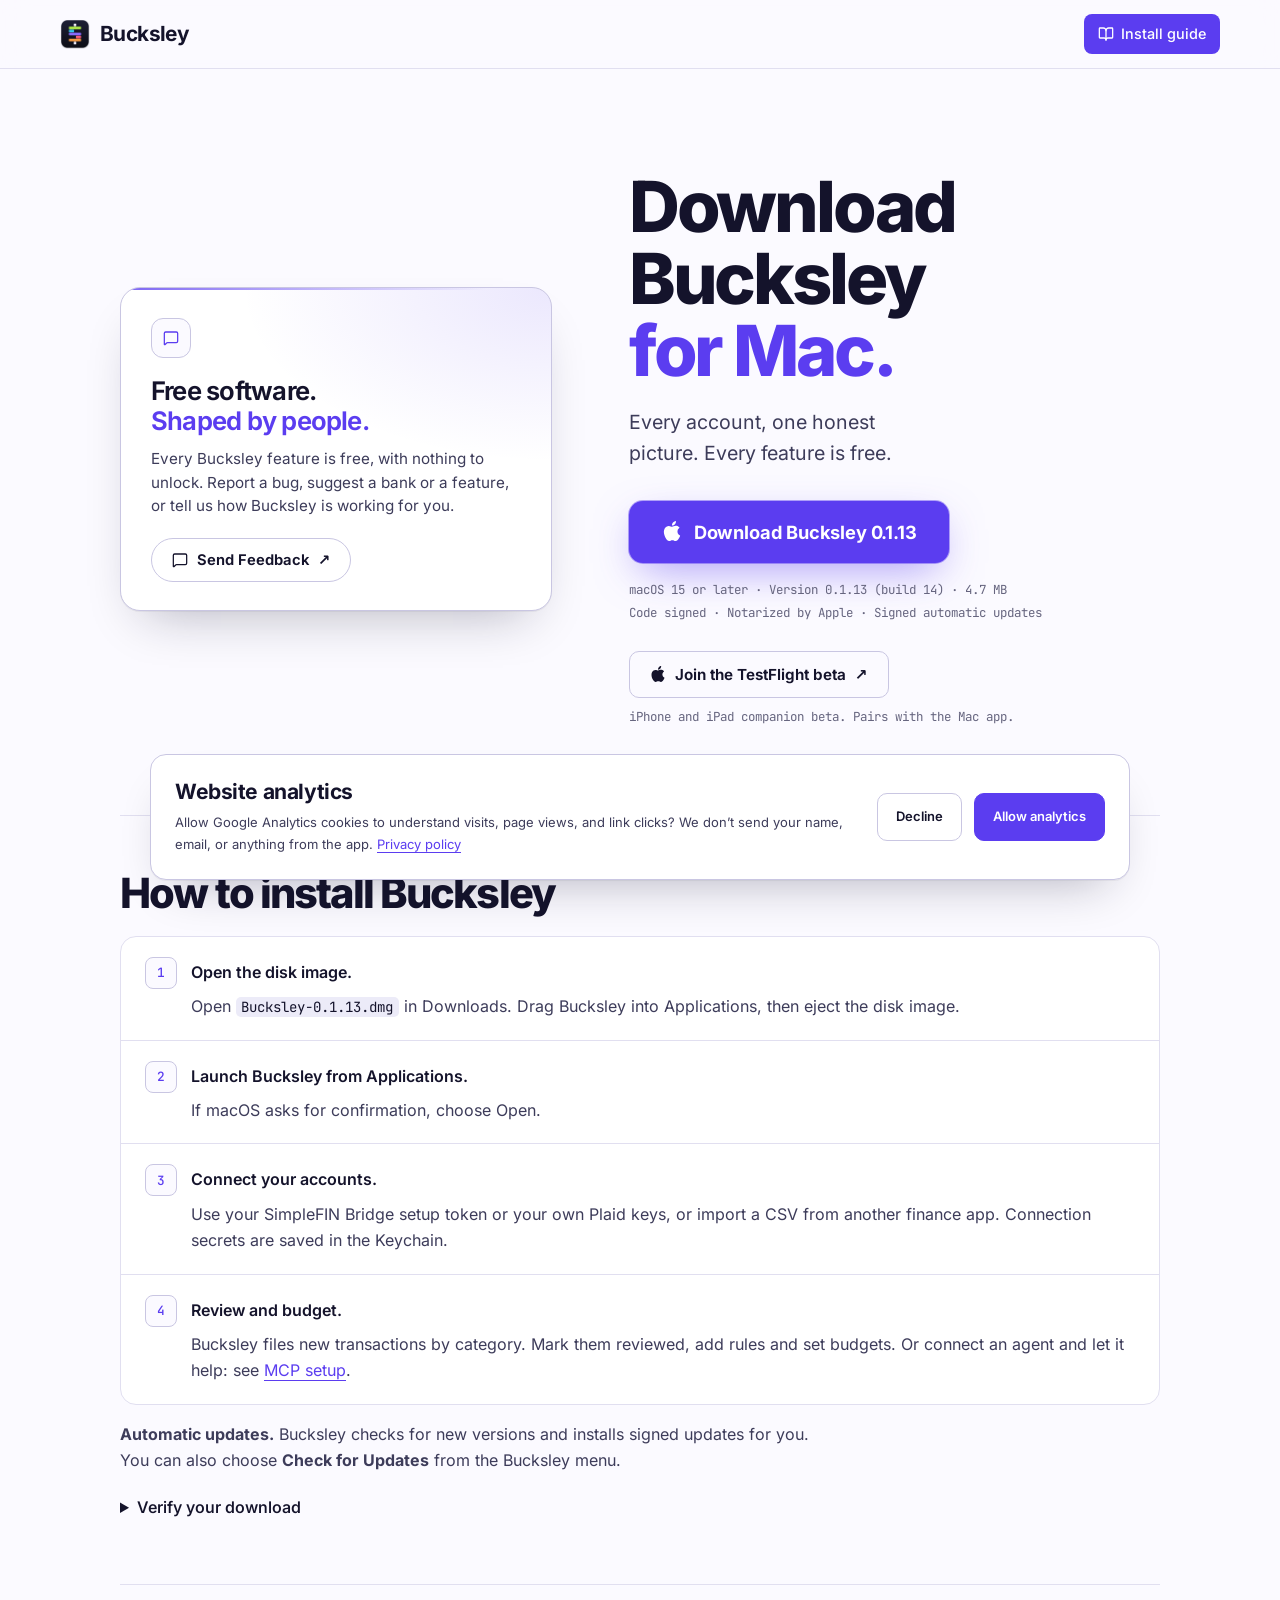
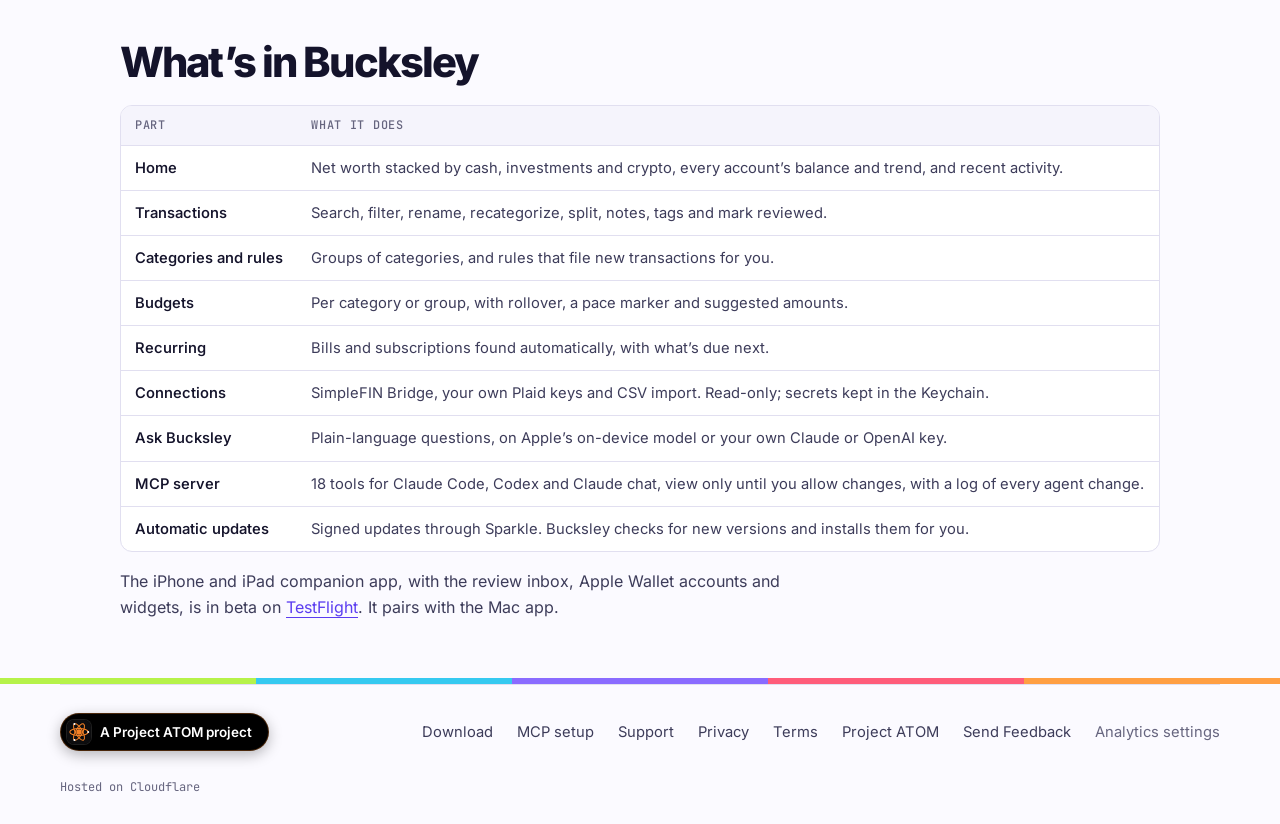
<file: download/index.html>
<!doctype html>
<html lang="en">
<head>
  <meta charset="utf-8">
  <meta name="viewport" content="width=device-width, initial-scale=1">
  <meta name="description" content="Download Bucksley for Mac. Free, signed and notarized, with automatic updates. Install it, connect your accounts and see the whole picture.">
  <meta name="theme-color" content="#ffffff" media="(prefers-color-scheme: light)">
  <meta name="theme-color" content="#0d0e17" media="(prefers-color-scheme: dark)">
  <link rel="canonical" href="https://bucksley.ai/download/">
  <meta property="og:type" content="website">
  <meta property="og:site_name" content="Bucksley">
  <meta property="og:locale" content="en_US">
  <meta property="og:title" content="Download and install Bucksley for Mac">
  <meta property="og:description" content="Download Bucksley for Mac. Free, signed and notarized, with automatic updates. Install it, connect your accounts and see the whole picture.">
  <meta property="og:url" content="https://bucksley.ai/download/">
  <meta property="og:image" content="https://bucksley.ai/social-card.png?v=20261125">
  <meta property="og:image:type" content="image/png">
  <meta property="og:image:width" content="1200">
  <meta property="og:image:height" content="630">
  <meta property="og:image:alt" content="Bucksley. Every account, one honest picture. Personal finance for Mac and iPhone. Free and open source.">
  <meta name="twitter:card" content="summary_large_image">
  <meta name="twitter:title" content="Download and install Bucksley for Mac">
  <meta name="twitter:description" content="Download Bucksley for Mac. Free, signed and notarized, with automatic updates. Install it, connect your accounts and see the whole picture.">
  <meta name="twitter:image" content="https://bucksley.ai/social-card.png?v=20261125">
  <meta name="author" content="Project ATOM">
  <link rel="icon" href="/favicon.png?v=20261125" type="image/png">
  <link rel="apple-touch-icon" href="/assets/apple-touch-icon.png?v=20261125">
  <link rel="stylesheet" href="/assets/site.css">
  <script src="/assets/analytics.js" data-ga="G-NZ4KDPXME2" data-site="bucksley" data-host="bucksley.ai" data-privacy="/privacy/" data-footer=".footer nav" data-css="/assets/analytics.css" defer></script>
  <title>Download and install Bucksley for Mac</title>
  <script type="application/ld+json">{"@context":"https://schema.org","@graph":[{"@type":"WebPage","@id":"https://bucksley.ai/download/#webpage","url":"https://bucksley.ai/download/","name":"Download and install Bucksley for Mac","description":"Download Bucksley for Mac. Free, signed and notarized, with automatic updates. Install it, connect your accounts and see the whole picture.","isPartOf":{"@id":"https://bucksley.ai/#website"},"inLanguage":"en-US","publisher":{"@id":"https://projectatom.ai/#org"},"about":{"@id":"https://bucksley.ai/#app"}},{"@type":"BreadcrumbList","itemListElement":[{"@type":"ListItem","position":1,"name":"Bucksley","item":"https://bucksley.ai/"},{"@type":"ListItem","position":2,"name":"Download","item":"https://bucksley.ai/download/"}]},{"@type":"SoftwareApplication","@id":"https://bucksley.ai/#app","name":"Bucksley","url":"https://bucksley.ai/","description":"Bucksley is a free, local-first personal finance app for Mac and iPhone. It brings your bank accounts, cards and investments into one place to track spending, budgets, recurring bills and net worth. It is read-only, never moves money, and keeps your data on your devices and in your own iCloud, with no Bucksley server. Free and open source.","applicationCategory":"FinanceApplication","applicationSubCategory":"Personal finance and budgeting","operatingSystem":"macOS 15 or later, iOS 18 or later","isAccessibleForFree":true,"offers":{"@type":"Offer","price":"0","priceCurrency":"USD","availability":"https://schema.org/InStock"},"image":"https://bucksley.ai/assets/icon.png?v=20261125","featureList":["Net worth, accounts and transactions in one place","Bank connections through SimpleFIN Bridge or your own Plaid keys","Apple Card, Apple Cash and Savings on iPhone through FinanceKit","CSV import from other finance apps","Categories, groups and rules","Budgets with rollover and pace","Recurring bills and subscriptions","Ask Bucksley, with Apple's on-device model by default","iPhone review inbox synced through your private iCloud","Read-only: never moves money","Built-in MCP server with 18 tools for Claude Code, Codex and Claude chat"],"author":{"@id":"https://projectatom.ai/#org"},"publisher":{"@id":"https://projectatom.ai/#org"},"sameAs":["https://projectatom.ai/apps"],"softwareVersion":"0.1.13","downloadUrl":"https://bucksley.ai/downloads/Bucksley-0.1.13.dmg","installUrl":"https://bucksley.ai/download/"},{"@type":"Organization","@id":"https://projectatom.ai/#org","name":"Project ATOM","url":"https://projectatom.ai/","logo":"https://projectatom.ai/action/atom/atom-lockup.webp"}]}</script>
</head>
<body>
  <a class="skip" href="#main">Skip to content</a>
  <header class="site-header">
    <div class="shell nav">
      <a class="wordmark" href="/" aria-label="Bucksley home"><img src="/assets/icon.png?v=20261125" alt="" width="30" height="30">Bucksley</a>
      <nav aria-label="Main">
        <a class="nav-cta" href="#install"><svg width="16" height="16" viewBox="0 0 24 24" fill="none" stroke="currentColor" stroke-width="1.9" stroke-linecap="round" stroke-linejoin="round" aria-hidden="true"><path d="M12 7v14"/><path d="M3 18a1 1 0 0 1-1-1V4a1 1 0 0 1 1-1h5a4 4 0 0 1 4 4 4 4 0 0 1 4-4h5a1 1 0 0 1 1 1v13a1 1 0 0 1-1 1h-6a3 3 0 0 0-3 3 3 3 0 0 0-3-3z"/></svg>Install guide</a>
      </nav>
    </div>
  </header>
  <main id="main">
    <div class="hero download-intro shell">
      <div class="download-head">
        <h1>Download Bucksley <em>for Mac.</em></h1>
        <p class="lead">Every account, one honest picture. Every feature is free.</p>
      </div>
      <section class="download-support" aria-labelledby="download-support-title">
        <span class="support-icon" aria-hidden="true"><svg width="16" height="16" viewBox="0 0 24 24" fill="none" stroke="currentColor" stroke-width="1.9" stroke-linecap="round" stroke-linejoin="round" aria-hidden="true"><path d="M22 17a2 2 0 0 1-2 2H6.828a2 2 0 0 0-1.414.586l-2.202 2.202A.71.71 0 0 1 2 21.286V5a2 2 0 0 1 2-2h16a2 2 0 0 1 2 2z"/></svg></span>
        <h2 id="download-support-title">Free software. <span>Shaped by people.</span></h2>
        <p class="support-copy">Every Bucksley feature is free, with nothing to unlock. Report a bug, suggest a bank or a feature, or tell us how Bucksley is working for you.</p>
        <div class="support-actions">
          <a class="button secondary" href="https://projectatom.ai/apps?app=bucksley#feedback"><svg width="16" height="16" viewBox="0 0 24 24" fill="none" stroke="currentColor" stroke-width="1.9" stroke-linecap="round" stroke-linejoin="round" aria-hidden="true"><path d="M22 17a2 2 0 0 1-2 2H6.828a2 2 0 0 0-1.414.586l-2.202 2.202A.71.71 0 0 1 2 21.286V5a2 2 0 0 1 2-2h16a2 2 0 0 1 2 2z"/></svg>Send Feedback <span aria-hidden="true">↗</span></a>
        </div>
      </section>
      <div class="download-get">
        <a class="button download-button mac-download" href="/downloads/Bucksley-0.1.13.dmg" download><svg width="20" height="20" viewBox="0 0 24 24" fill="currentColor" aria-hidden="true" focusable="false"><path d="M12.152 6.896c-.948 0-2.415-1.078-3.96-1.04-2.04.027-3.91 1.183-4.961 3.014-2.117 3.675-.546 9.103 1.519 12.09 1.013 1.454 2.208 3.09 3.792 3.039 1.52-.065 2.09-.987 3.935-.987 1.831 0 2.35.987 3.96.948 1.637-.026 2.676-1.48 3.676-2.948 1.156-1.688 1.636-3.325 1.662-3.415-.039-.013-3.182-1.221-3.22-4.857-.026-3.04 2.48-4.494 2.597-4.559-1.429-2.09-3.623-2.324-4.39-2.376-2-.156-3.675 1.09-4.61 1.09zM15.53 3.83c.843-1.012 1.4-2.427 1.245-3.83-1.207.052-2.662.805-3.532 1.818-.78.896-1.454 2.338-1.273 3.714 1.338.104 2.715-.688 3.559-1.701"/></svg><span>Download Bucksley <span data-release="version">0.1.13</span></span></a>
        <p class="fineprint">macOS 15 or later · Version <span data-release="version">0.1.13</span> (build <span data-release="build">14</span>) · <span data-release="size">4.7 MB</span></p>
        <p class="fineprint">Code signed · Notarized by Apple · Signed automatic updates</p>
        <div class="testflight-get">
          <a class="button secondary testflight-button" href="https://testflight.apple.com/join/F4wS5fF3" target="_blank" rel="noopener noreferrer"><svg width="16" height="16" viewBox="0 0 24 24" fill="currentColor" aria-hidden="true" focusable="false"><path d="M12.152 6.896c-.948 0-2.415-1.078-3.96-1.04-2.04.027-3.91 1.183-4.961 3.014-2.117 3.675-.546 9.103 1.519 12.09 1.013 1.454 2.208 3.09 3.792 3.039 1.52-.065 2.09-.987 3.935-.987 1.831 0 2.35.987 3.96.948 1.637-.026 2.676-1.48 3.676-2.948 1.156-1.688 1.636-3.325 1.662-3.415-.039-.013-3.182-1.221-3.22-4.857-.026-3.04 2.48-4.494 2.597-4.559-1.429-2.09-3.623-2.324-4.39-2.376-2-.156-3.675 1.09-4.61 1.09zM15.53 3.83c.843-1.012 1.4-2.427 1.245-3.83-1.207.052-2.662.805-3.532 1.818-.78.896-1.454 2.338-1.273 3.714 1.338.104 2.715-.688 3.559-1.701"/></svg> Join the TestFlight beta <span aria-hidden="true">↗</span></a>
          <p class="fineprint">iPhone and iPad companion beta. Pairs with the Mac&nbsp;app.</p>
        </div>
      </div>
    </div>
    <section class="shell download-guide" id="install" aria-labelledby="install-title">
      <h2 id="install-title">How to install Bucksley</h2>
      <ol class="install-steps">
        <li><div><strong>Open the disk image.</strong><p>Open <code>Bucksley-0.1.13.dmg</code> in Downloads. Drag Bucksley into Applications, then eject the disk&nbsp;image.</p></div></li>
        <li><div><strong>Launch Bucksley from Applications.</strong><p>If macOS asks for confirmation, choose Open.</p></div></li>
        <li><div><strong>Connect your accounts.</strong><p>Use your SimpleFIN Bridge setup token or your own Plaid keys, or import a CSV from another finance app. Connection secrets are saved in the Keychain.</p></div></li>
        <li><div><strong>Review and budget.</strong><p>Bucksley files new transactions by category. Mark them reviewed, add rules and set budgets. Or connect an agent and let it help: see <a href="/mcp/">MCP setup</a>.</p></div></li>
      </ol>
      <p><strong>Automatic updates.</strong> Bucksley checks for new versions and installs signed updates for you. You can also choose <strong>Check for Updates</strong> from the Bucksley menu.</p>
      <details class="download-verification">
        <summary>Verify your download</summary>
        <p>In Terminal, run <code>shasum -a 256 ~/Downloads/Bucksley-0.1.13.dmg</code> and compare the result with this SHA-256 checksum.</p>
        <code data-release="sha">4f6b2f51dd9762d34050e94a8eacbd30ad464ea6ecaabe7b13c26cdab27c001c</code>
      </details>
    </section>
    <section class="shell download-guide" id="whats-new" aria-labelledby="whats-new-title">
      <h2 id="whats-new-title">What’s in Bucksley</h2>
      <div class="table-wrap">
        <table class="tide-table">
          <thead><tr><th>Part</th><th>What it does</th></tr></thead>
          <tbody>
              <tr><td>Home</td><td>Net worth stacked by cash, investments and crypto, every account’s balance and trend, and recent activity.</td></tr>
              <tr><td>Transactions</td><td>Search, filter, rename, recategorize, split, notes, tags and mark reviewed.</td></tr>
              <tr><td>Categories and rules</td><td>Groups of categories, and rules that file new transactions for you.</td></tr>
              <tr><td>Budgets</td><td>Per category or group, with rollover, a pace marker and suggested amounts.</td></tr>
              <tr><td>Recurring</td><td>Bills and subscriptions found automatically, with what’s due next.</td></tr>
              <tr><td>Connections</td><td>SimpleFIN Bridge, your own Plaid keys and CSV import. Read-only; secrets kept in the Keychain.</td></tr>
              <tr><td>Ask Bucksley</td><td>Plain-language questions, on Apple’s on-device model or your own Claude or OpenAI key.</td></tr>
              <tr><td>MCP server</td><td>18 tools for Claude Code, Codex and Claude chat, view only until you allow changes, with a log of every agent change.</td></tr>
              <tr><td>Automatic updates</td><td>Signed updates through Sparkle. Bucksley checks for new versions and installs them for you.</td></tr>
          </tbody>
        </table>
      </div>
      <p>The iPhone and iPad companion app, with the review inbox, Apple Wallet accounts and widgets, is in beta on <a href="https://testflight.apple.com/join/F4wS5fF3" target="_blank" rel="noopener noreferrer">TestFlight</a>. It pairs with the Mac&nbsp;app.</p>
    </section>
  </main>
  <footer>
    <div class="shell footer">
      <a class="product-credit" href="https://projectatom.ai/" target="_blank" rel="noopener noreferrer"><img src="/project-atom/atom-icon.svg?v=20261127" width="24" height="24" alt="" style="width:24px;height:24px;border-radius:7px;box-shadow:0 0 0 1px rgba(255,255,255,.12);outline:0;border:0;filter:none"><span>A Project ATOM project</span></a>
      <nav aria-label="Footer"><a href="/download/">Download</a><a href="/mcp/">MCP setup</a><a href="/help/">Support</a><a href="/privacy/">Privacy</a><a href="/terms/">Terms</a><a href="https://projectatom.ai/">Project ATOM</a><a href="https://projectatom.ai/apps?app=bucksley#feedback">Send Feedback</a></nav>
    </div>
    <div class="shell footer-credit">
      <span>Hosted on Cloudflare</span>
    </div>
  </footer>
  <script src="/assets/pm-year.js" defer></script>
</body>
</html>
</file>
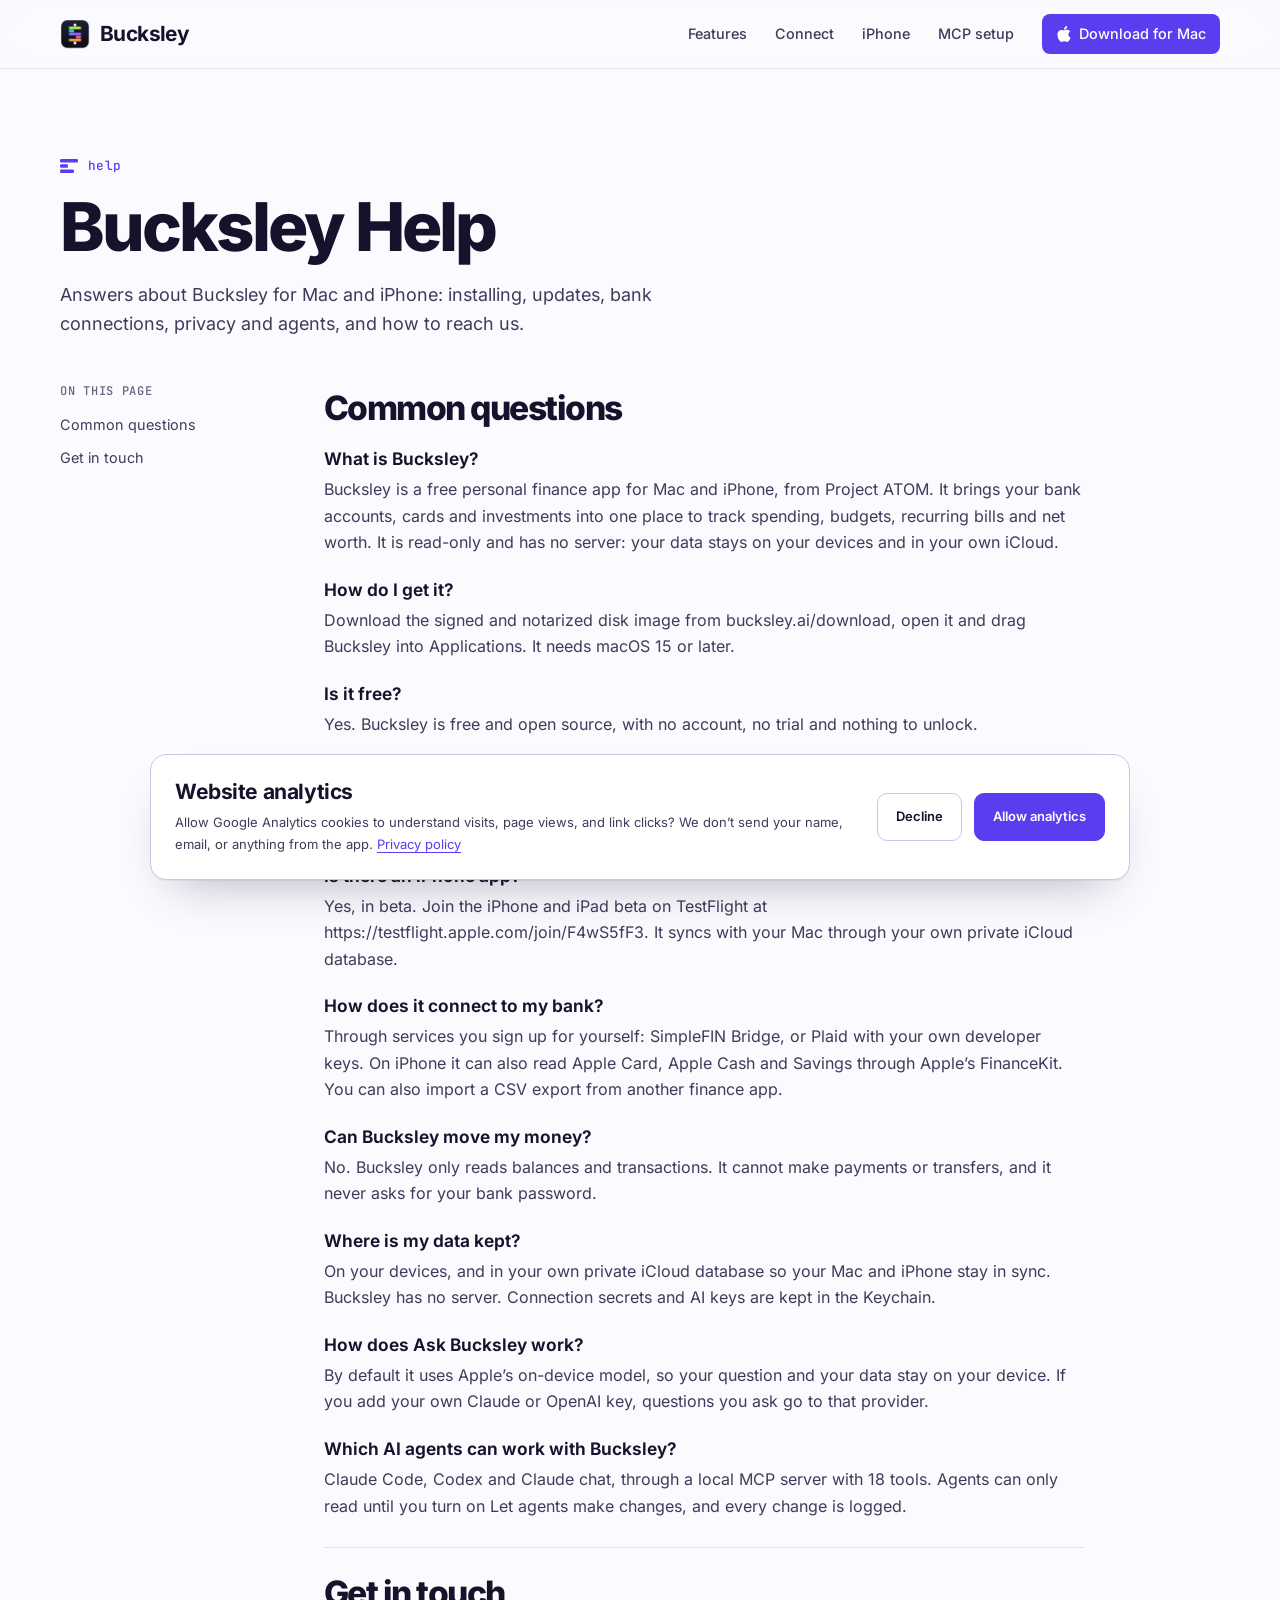
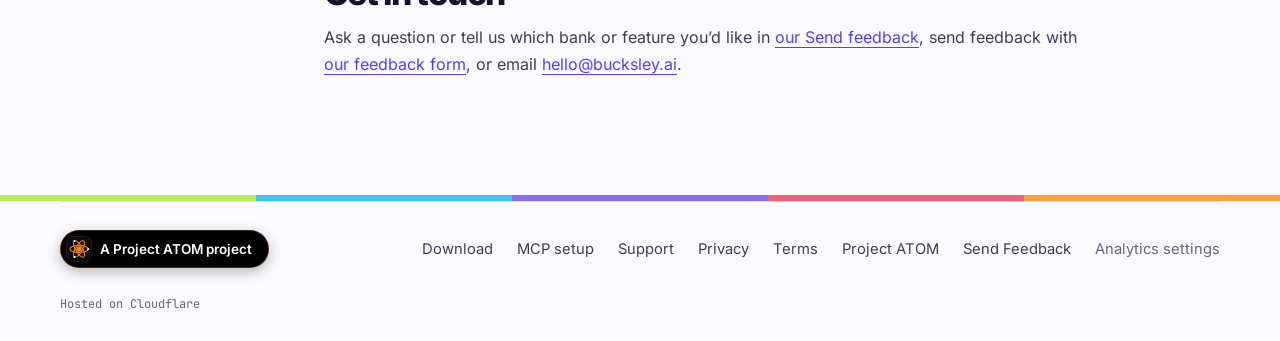
<file: help/index.html>
<!doctype html>
<html lang="en">
<head>
  <meta charset="utf-8">
  <meta name="viewport" content="width=device-width, initial-scale=1">
  <meta name="description" content="Answers about Bucksley for Mac and iPhone: installing, updates, bank connections, privacy and agents, and how to reach us.">
  <meta name="theme-color" content="#ffffff" media="(prefers-color-scheme: light)">
  <meta name="theme-color" content="#0d0e17" media="(prefers-color-scheme: dark)">
  <link rel="canonical" href="https://bucksley.ai/help/">
  <meta property="og:type" content="website">
  <meta property="og:site_name" content="Bucksley">
  <meta property="og:locale" content="en_US">
  <meta property="og:title" content="Help · Bucksley">
  <meta property="og:description" content="Answers about Bucksley for Mac and iPhone: installing, updates, bank connections, privacy and agents, and how to reach us.">
  <meta property="og:url" content="https://bucksley.ai/help/">
  <meta property="og:image" content="https://bucksley.ai/social-card.png?v=20261125">
  <meta property="og:image:type" content="image/png">
  <meta property="og:image:width" content="1200">
  <meta property="og:image:height" content="630">
  <meta property="og:image:alt" content="Bucksley. Every account, one honest picture. Personal finance for Mac and iPhone. Free and open source.">
  <meta name="twitter:card" content="summary_large_image">
  <meta name="twitter:title" content="Help · Bucksley">
  <meta name="twitter:description" content="Answers about Bucksley for Mac and iPhone: installing, updates, bank connections, privacy and agents, and how to reach us.">
  <meta name="twitter:image" content="https://bucksley.ai/social-card.png?v=20261125">
  <meta name="author" content="Project ATOM">
  <link rel="icon" href="/favicon.png?v=20261125" type="image/png">
  <link rel="apple-touch-icon" href="/assets/apple-touch-icon.png?v=20261125">
  <link rel="stylesheet" href="/assets/site.css">
  <script src="/assets/analytics.js" data-ga="G-NZ4KDPXME2" data-site="bucksley" data-host="bucksley.ai" data-privacy="/privacy/" data-footer=".footer nav" data-css="/assets/analytics.css" defer></script>
  <title>Help · Bucksley</title>
  <script type="application/ld+json">{"@context":"https://schema.org","@graph":[{"@type":"WebPage","@id":"https://bucksley.ai/help/#webpage","url":"https://bucksley.ai/help/","name":"Help · Bucksley","description":"Answers about Bucksley for Mac and iPhone: installing, updates, bank connections, privacy and agents, and how to reach us.","isPartOf":{"@id":"https://bucksley.ai/#website"},"inLanguage":"en-US","publisher":{"@id":"https://projectatom.ai/#org"},"about":{"@id":"https://bucksley.ai/#app"}},{"@type":"FAQPage","@id":"https://bucksley.ai/help/#faq","url":"https://bucksley.ai/help/","mainEntity":[{"@type":"Question","name":"What is Bucksley?","acceptedAnswer":{"@type":"Answer","text":"Bucksley is a free personal finance app for Mac and iPhone, from Project ATOM. It brings your bank accounts, cards and investments into one place to track spending, budgets, recurring bills and net worth. It is read-only and has no server: your data stays on your devices and in your own iCloud."}},{"@type":"Question","name":"How do I get it?","acceptedAnswer":{"@type":"Answer","text":"Download the signed and notarized disk image from bucksley.ai/download, open it and drag Bucksley into Applications. It needs macOS 15 or later."}},{"@type":"Question","name":"Is it free?","acceptedAnswer":{"@type":"Answer","text":"Yes. Bucksley is free and open source, with no account, no trial and nothing to unlock."}},{"@type":"Question","name":"How does it update?","acceptedAnswer":{"@type":"Answer","text":"Bucksley checks for new versions and installs signed updates automatically. You can also choose Check for Updates from the Bucksley menu."}},{"@type":"Question","name":"Is there an iPhone app?","acceptedAnswer":{"@type":"Answer","text":"Yes, in beta. Join the iPhone and iPad beta on TestFlight at https://testflight.apple.com/join/F4wS5fF3. It syncs with your Mac through your own private iCloud database."}},{"@type":"Question","name":"How does it connect to my bank?","acceptedAnswer":{"@type":"Answer","text":"Through services you sign up for yourself: SimpleFIN Bridge, or Plaid with your own developer keys. On iPhone it can also read Apple Card, Apple Cash and Savings through Apple’s FinanceKit. You can also import a CSV export from another finance app."}},{"@type":"Question","name":"Can Bucksley move my money?","acceptedAnswer":{"@type":"Answer","text":"No. Bucksley only reads balances and transactions. It cannot make payments or transfers, and it never asks for your bank password."}},{"@type":"Question","name":"Where is my data kept?","acceptedAnswer":{"@type":"Answer","text":"On your devices, and in your own private iCloud database so your Mac and iPhone stay in sync. Bucksley has no server. Connection secrets and AI keys are kept in the Keychain."}},{"@type":"Question","name":"How does Ask Bucksley work?","acceptedAnswer":{"@type":"Answer","text":"By default it uses Apple’s on-device model, so your question and your data stay on your device. If you add your own Claude or OpenAI key, questions you ask go to that provider."}},{"@type":"Question","name":"Which AI agents can work with Bucksley?","acceptedAnswer":{"@type":"Answer","text":"Claude Code, Codex and Claude chat, through a local MCP server with 18 tools. Agents can only read until you turn on Let agents make changes, and every change is logged."}}]},{"@type":"BreadcrumbList","itemListElement":[{"@type":"ListItem","position":1,"name":"Bucksley","item":"https://bucksley.ai/"},{"@type":"ListItem","position":2,"name":"Help","item":"https://bucksley.ai/help/"}]},{"@type":"SoftwareApplication","@id":"https://bucksley.ai/#app","name":"Bucksley","url":"https://bucksley.ai/","description":"Bucksley is a free, local-first personal finance app for Mac and iPhone. It brings your bank accounts, cards and investments into one place to track spending, budgets, recurring bills and net worth. It is read-only, never moves money, and keeps your data on your devices and in your own iCloud, with no Bucksley server. Free and open source.","applicationCategory":"FinanceApplication","applicationSubCategory":"Personal finance and budgeting","operatingSystem":"macOS 15 or later, iOS 18 or later","isAccessibleForFree":true,"offers":{"@type":"Offer","price":"0","priceCurrency":"USD","availability":"https://schema.org/InStock"},"image":"https://bucksley.ai/assets/icon.png?v=20261125","featureList":["Net worth, accounts and transactions in one place","Bank connections through SimpleFIN Bridge or your own Plaid keys","Apple Card, Apple Cash and Savings on iPhone through FinanceKit","CSV import from other finance apps","Categories, groups and rules","Budgets with rollover and pace","Recurring bills and subscriptions","Ask Bucksley, with Apple's on-device model by default","iPhone review inbox synced through your private iCloud","Read-only: never moves money","Built-in MCP server with 18 tools for Claude Code, Codex and Claude chat"],"author":{"@id":"https://projectatom.ai/#org"},"publisher":{"@id":"https://projectatom.ai/#org"},"sameAs":["https://projectatom.ai/apps"],"softwareVersion":"0.1.13","downloadUrl":"https://bucksley.ai/downloads/Bucksley-0.1.13.dmg","installUrl":"https://bucksley.ai/download/"},{"@type":"Organization","@id":"https://projectatom.ai/#org","name":"Project ATOM","url":"https://projectatom.ai/","logo":"https://projectatom.ai/action/atom/atom-lockup.webp"}]}</script>
</head>
<body>
  <a class="skip" href="#main">Skip to content</a>
  <header class="site-header">
    <div class="shell nav">
      <a class="wordmark" href="/" aria-label="Bucksley home"><img src="/assets/icon.png?v=20261125" alt="" width="30" height="30">Bucksley</a>
      <nav aria-label="Main">
        <a class="nav-hide" href="/#features">Features</a>
        <a class="nav-hide" href="/#connect">Connect</a>
        <a class="nav-hide" href="/#iphone">iPhone</a>
        <a class="nav-hide-sm" href="/mcp/">MCP setup</a>
        <a class="nav-cta mac-download" href="/download/"><svg width="16" height="16" viewBox="0 0 24 24" fill="currentColor" aria-hidden="true" focusable="false"><path d="M12.152 6.896c-.948 0-2.415-1.078-3.96-1.04-2.04.027-3.91 1.183-4.961 3.014-2.117 3.675-.546 9.103 1.519 12.09 1.013 1.454 2.208 3.09 3.792 3.039 1.52-.065 2.09-.987 3.935-.987 1.831 0 2.35.987 3.96.948 1.637-.026 2.676-1.48 3.676-2.948 1.156-1.688 1.636-3.325 1.662-3.415-.039-.013-3.182-1.221-3.22-4.857-.026-3.04 2.48-4.494 2.597-4.559-1.429-2.09-3.623-2.324-4.39-2.376-2-.156-3.675 1.09-4.61 1.09zM15.53 3.83c.843-1.012 1.4-2.427 1.245-3.83-1.207.052-2.662.805-3.532 1.818-.78.896-1.454 2.338-1.273 3.714 1.338.104 2.715-.688 3.559-1.701"/></svg> Download for Mac</a>
      </nav>
    </div>
  </header>
  <main id="main">
    <div class="shell page-head">
      <span class="mark">help</span>
      <h1>Bucksley Help</h1>
      <p class="lead">Answers about Bucksley for Mac and iPhone: installing, updates, bank connections, privacy and agents, and how to reach us.</p>
    </div>
    <div class="shell doc">
      <nav class="toc" aria-label="On this page">
        <strong>On this page</strong>
        <a href="#questions">Common questions</a>
        <a href="#contact">Get in touch</a>
      </nav>
      <div class="prose">
        <section id="questions">
          <h2>Common questions</h2>
          <h3>What is Bucksley?</h3>
          <p>Bucksley is a free personal finance app for Mac and iPhone, from Project ATOM. It brings your bank accounts, cards and investments into one place to track spending, budgets, recurring bills and net worth. It is read-only and has no server: your data stays on your devices and in your own iCloud.</p>
          <h3>How do I get it?</h3>
          <p>Download the signed and notarized disk image from bucksley.ai/download, open it and drag Bucksley into Applications. It needs macOS 15 or later.</p>
          <h3>Is it free?</h3>
          <p>Yes. Bucksley is free and open source, with no account, no trial and nothing to unlock.</p>
          <h3>How does it update?</h3>
          <p>Bucksley checks for new versions and installs signed updates automatically. You can also choose Check for Updates from the Bucksley menu.</p>
          <h3>Is there an iPhone app?</h3>
          <p>Yes, in beta. Join the iPhone and iPad beta on TestFlight at https://testflight.apple.com/join/F4wS5fF3. It syncs with your Mac through your own private iCloud database.</p>
          <h3>How does it connect to my bank?</h3>
          <p>Through services you sign up for yourself: SimpleFIN Bridge, or Plaid with your own developer keys. On iPhone it can also read Apple Card, Apple Cash and Savings through Apple’s FinanceKit. You can also import a CSV export from another finance app.</p>
          <h3>Can Bucksley move my money?</h3>
          <p>No. Bucksley only reads balances and transactions. It cannot make payments or transfers, and it never asks for your bank password.</p>
          <h3>Where is my data kept?</h3>
          <p>On your devices, and in your own private iCloud database so your Mac and iPhone stay in sync. Bucksley has no server. Connection secrets and AI keys are kept in the Keychain.</p>
          <h3>How does Ask Bucksley work?</h3>
          <p>By default it uses Apple’s on-device model, so your question and your data stay on your device. If you add your own Claude or OpenAI key, questions you ask go to that provider.</p>
          <h3>Which AI agents can work with Bucksley?</h3>
          <p>Claude Code, Codex and Claude chat, through a local MCP server with 18 tools. Agents can only read until you turn on Let agents make changes, and every change is logged.</p>
        </section>
        <section id="contact">
          <h2>Get in touch</h2>
          <p>Ask a question or tell us which bank or feature you’d like in <a href="https://projectatom.ai/apps?app=bucksley#feedback">our Send feedback</a>, send feedback with <a href="https://projectatom.ai/apps?app=bucksley#feedback">our feedback form</a>, or email <a href="mailto:hello@bucksley.ai">hello@bucksley.ai</a>.</p>
        </section>
      </div>
    </div>
  </main>
  <footer>
    <div class="shell footer">
      <a class="product-credit" href="https://projectatom.ai/" target="_blank" rel="noopener noreferrer"><img src="/project-atom/atom-icon.svg?v=20261127" width="24" height="24" alt="" style="width:24px;height:24px;border-radius:7px;box-shadow:0 0 0 1px rgba(255,255,255,.12);outline:0;border:0;filter:none"><span>A Project ATOM project</span></a>
      <nav aria-label="Footer"><a href="/download/">Download</a><a href="/mcp/">MCP setup</a><a href="/help/">Support</a><a href="/privacy/">Privacy</a><a href="/terms/">Terms</a><a href="https://projectatom.ai/">Project ATOM</a><a href="https://projectatom.ai/apps?app=bucksley#feedback">Send Feedback</a></nav>
    </div>
    <div class="shell footer-credit">
      <span>Hosted on Cloudflare</span>
    </div>
  </footer>
  <script src="/assets/pm-year.js" defer></script>
</body>
</html>
</file>
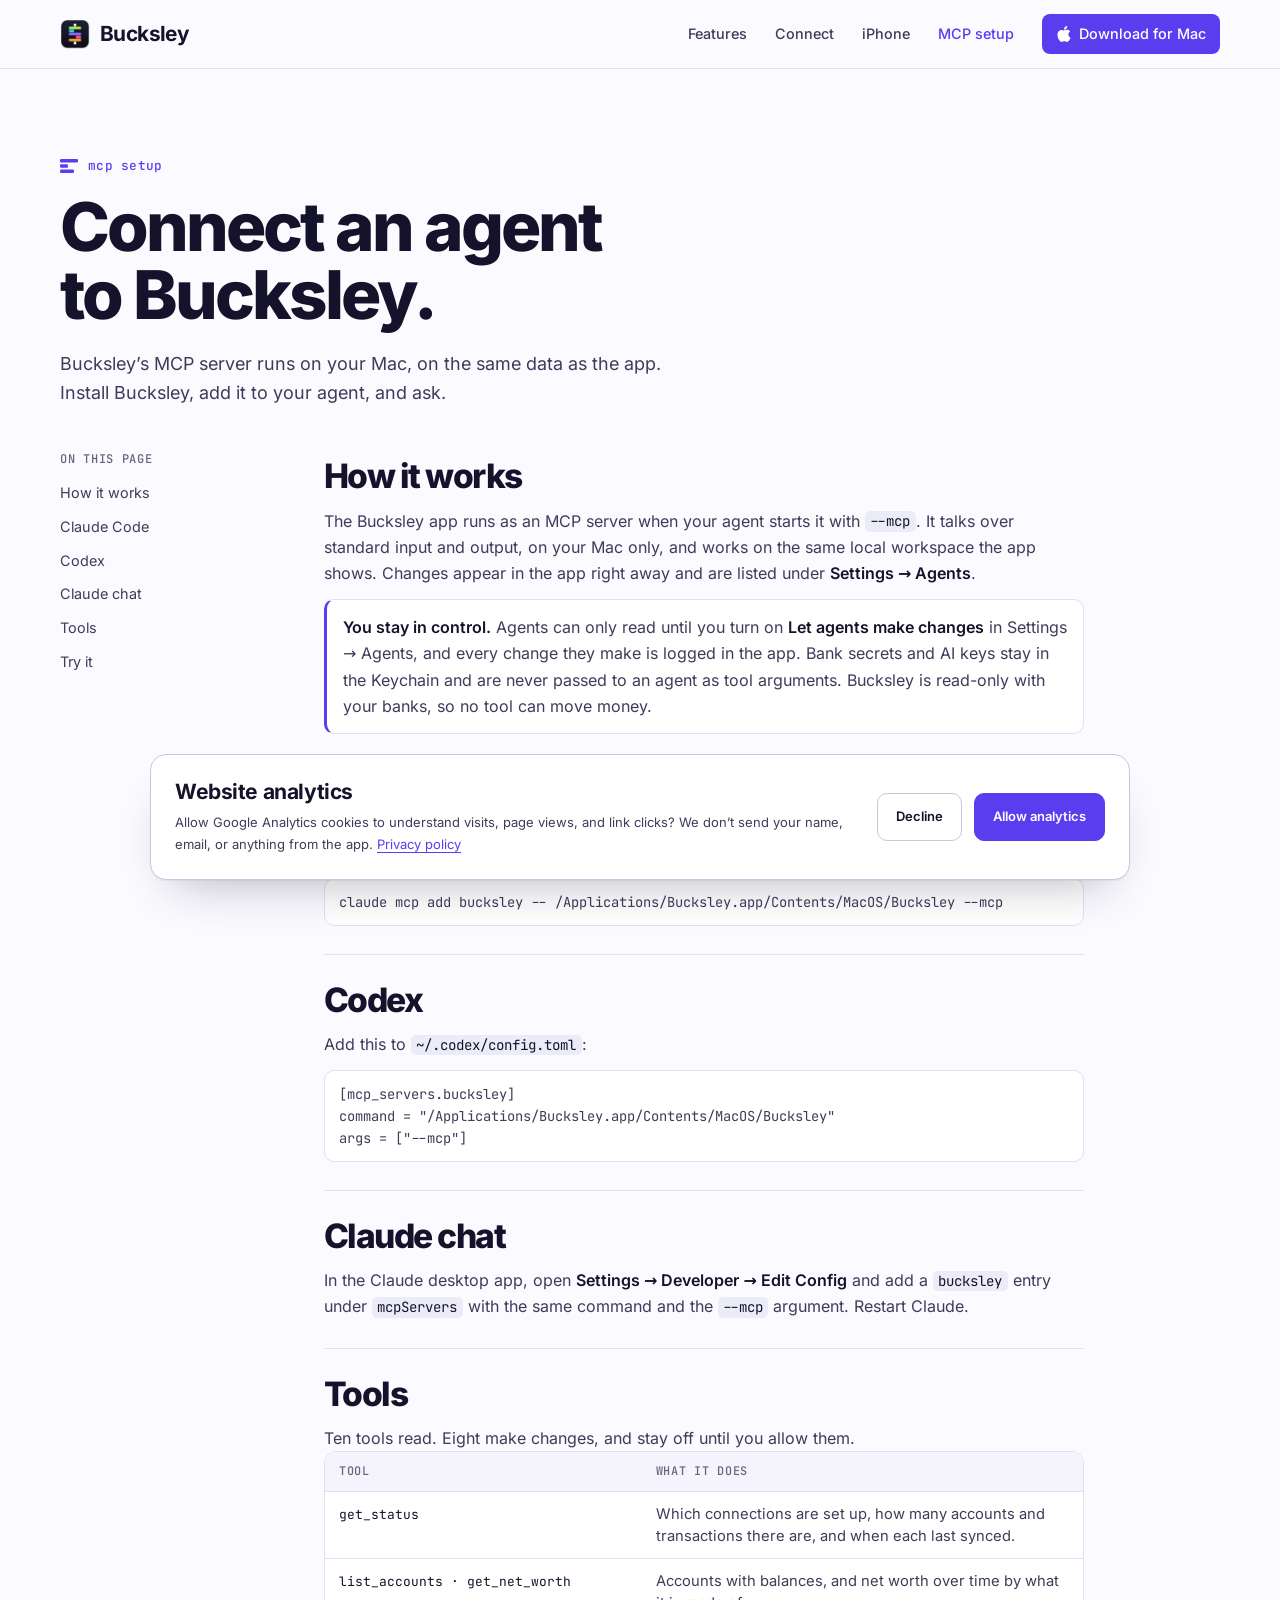
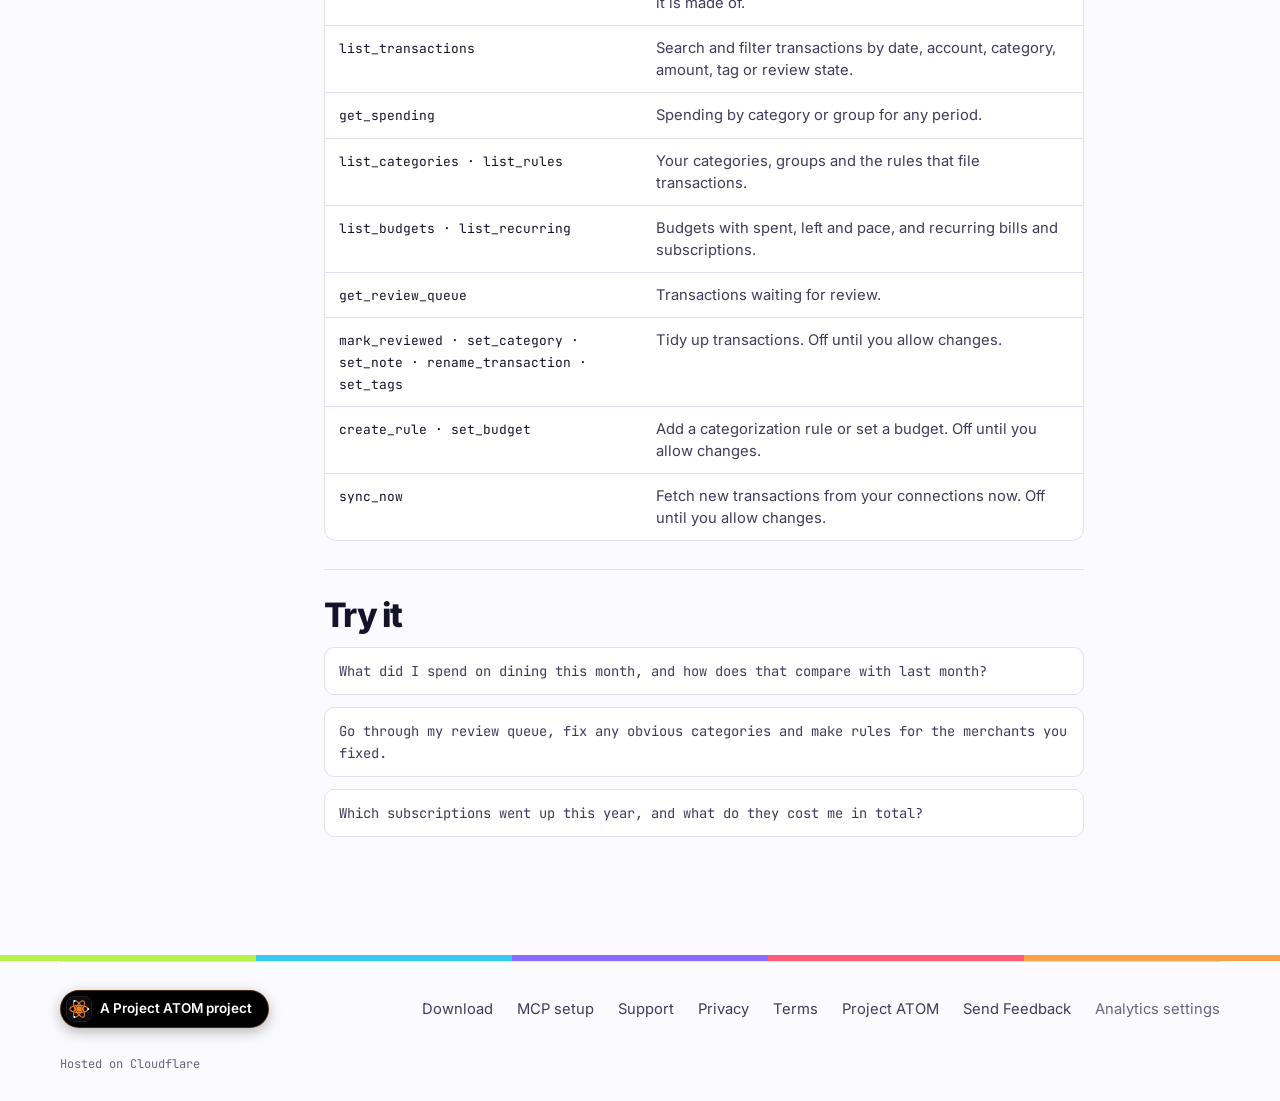
<file: mcp/index.html>
<!doctype html>
<html lang="en">
<head>
  <meta charset="utf-8">
  <meta name="viewport" content="width=device-width, initial-scale=1">
  <meta name="description" content="How Bucksley’s built-in MCP server lets Claude Code, Codex and Claude chat answer questions about your money, review transactions and write rules.">
  <meta name="theme-color" content="#ffffff" media="(prefers-color-scheme: light)">
  <meta name="theme-color" content="#0d0e17" media="(prefers-color-scheme: dark)">
  <link rel="canonical" href="https://bucksley.ai/mcp/">
  <meta property="og:type" content="website">
  <meta property="og:site_name" content="Bucksley">
  <meta property="og:locale" content="en_US">
  <meta property="og:title" content="MCP setup · Bucksley">
  <meta property="og:description" content="How Bucksley’s built-in MCP server lets Claude Code, Codex and Claude chat answer questions about your money, review transactions and write rules.">
  <meta property="og:url" content="https://bucksley.ai/mcp/">
  <meta property="og:image" content="https://bucksley.ai/social-card.png?v=20261125">
  <meta property="og:image:type" content="image/png">
  <meta property="og:image:width" content="1200">
  <meta property="og:image:height" content="630">
  <meta property="og:image:alt" content="Bucksley. Every account, one honest picture. Personal finance for Mac and iPhone. Free and open source.">
  <meta name="twitter:card" content="summary_large_image">
  <meta name="twitter:title" content="MCP setup · Bucksley">
  <meta name="twitter:description" content="How Bucksley’s built-in MCP server lets Claude Code, Codex and Claude chat answer questions about your money, review transactions and write rules.">
  <meta name="twitter:image" content="https://bucksley.ai/social-card.png?v=20261125">
  <meta name="author" content="Project ATOM">
  <link rel="icon" href="/favicon.png?v=20261125" type="image/png">
  <link rel="apple-touch-icon" href="/assets/apple-touch-icon.png?v=20261125">
  <link rel="stylesheet" href="/assets/site.css">
  <script src="/assets/analytics.js" data-ga="G-NZ4KDPXME2" data-site="bucksley" data-host="bucksley.ai" data-privacy="/privacy/" data-footer=".footer nav" data-css="/assets/analytics.css" defer></script>
  <title>MCP setup · Bucksley</title>
  <script type="application/ld+json">{"@context":"https://schema.org","@graph":[{"@type":"WebPage","@id":"https://bucksley.ai/mcp/#webpage","url":"https://bucksley.ai/mcp/","name":"MCP setup · Bucksley","description":"How Bucksley’s built-in MCP server lets Claude Code, Codex and Claude chat answer questions about your money, review transactions and write rules.","isPartOf":{"@id":"https://bucksley.ai/#website"},"inLanguage":"en-US","publisher":{"@id":"https://projectatom.ai/#org"},"about":{"@id":"https://bucksley.ai/#app"}},{"@type":"BreadcrumbList","itemListElement":[{"@type":"ListItem","position":1,"name":"Bucksley","item":"https://bucksley.ai/"},{"@type":"ListItem","position":2,"name":"MCP setup","item":"https://bucksley.ai/mcp/"}]},{"@type":"SoftwareApplication","@id":"https://bucksley.ai/#app","name":"Bucksley","url":"https://bucksley.ai/","description":"Bucksley is a free, local-first personal finance app for Mac and iPhone. It brings your bank accounts, cards and investments into one place to track spending, budgets, recurring bills and net worth. It is read-only, never moves money, and keeps your data on your devices and in your own iCloud, with no Bucksley server. Free and open source.","applicationCategory":"FinanceApplication","applicationSubCategory":"Personal finance and budgeting","operatingSystem":"macOS 15 or later, iOS 18 or later","isAccessibleForFree":true,"offers":{"@type":"Offer","price":"0","priceCurrency":"USD","availability":"https://schema.org/InStock"},"image":"https://bucksley.ai/assets/icon.png?v=20261125","featureList":["Net worth, accounts and transactions in one place","Bank connections through SimpleFIN Bridge or your own Plaid keys","Apple Card, Apple Cash and Savings on iPhone through FinanceKit","CSV import from other finance apps","Categories, groups and rules","Budgets with rollover and pace","Recurring bills and subscriptions","Ask Bucksley, with Apple's on-device model by default","iPhone review inbox synced through your private iCloud","Read-only: never moves money","Built-in MCP server with 18 tools for Claude Code, Codex and Claude chat"],"author":{"@id":"https://projectatom.ai/#org"},"publisher":{"@id":"https://projectatom.ai/#org"},"sameAs":["https://projectatom.ai/apps"],"softwareVersion":"0.1.13","downloadUrl":"https://bucksley.ai/downloads/Bucksley-0.1.13.dmg","installUrl":"https://bucksley.ai/download/"},{"@type":"Organization","@id":"https://projectatom.ai/#org","name":"Project ATOM","url":"https://projectatom.ai/","logo":"https://projectatom.ai/action/atom/atom-lockup.webp"}]}</script>
</head>
<body>
  <a class="skip" href="#main">Skip to content</a>
  <header class="site-header">
    <div class="shell nav">
      <a class="wordmark" href="/" aria-label="Bucksley home"><img src="/assets/icon.png?v=20261125" alt="" width="30" height="30">Bucksley</a>
      <nav aria-label="Main">
        <a class="nav-hide" href="/#features">Features</a>
        <a class="nav-hide" href="/#connect">Connect</a>
        <a class="nav-hide" href="/#iphone">iPhone</a>
        <a class="nav-hide-sm" href="/mcp/" aria-current="page">MCP setup</a>
        <a class="nav-cta mac-download" href="/download/"><svg width="16" height="16" viewBox="0 0 24 24" fill="currentColor" aria-hidden="true" focusable="false"><path d="M12.152 6.896c-.948 0-2.415-1.078-3.96-1.04-2.04.027-3.91 1.183-4.961 3.014-2.117 3.675-.546 9.103 1.519 12.09 1.013 1.454 2.208 3.09 3.792 3.039 1.52-.065 2.09-.987 3.935-.987 1.831 0 2.35.987 3.96.948 1.637-.026 2.676-1.48 3.676-2.948 1.156-1.688 1.636-3.325 1.662-3.415-.039-.013-3.182-1.221-3.22-4.857-.026-3.04 2.48-4.494 2.597-4.559-1.429-2.09-3.623-2.324-4.39-2.376-2-.156-3.675 1.09-4.61 1.09zM15.53 3.83c.843-1.012 1.4-2.427 1.245-3.83-1.207.052-2.662.805-3.532 1.818-.78.896-1.454 2.338-1.273 3.714 1.338.104 2.715-.688 3.559-1.701"/></svg> Download for Mac</a>
      </nav>
    </div>
  </header>
  <main id="main">
    <div class="shell page-head">
      <span class="mark">mcp setup</span>
      <h1>Connect an agent to Bucksley.</h1>
      <p class="lead">Bucksley’s MCP server runs on your Mac, on the same data as the app. Install Bucksley, add it to your agent, and ask.</p>
    </div>
    <div class="shell doc">
      <nav class="toc" aria-label="On this page">
        <strong>On this page</strong>
        <a href="#how">How it works</a>
        <a href="#claude-code">Claude Code</a>
        <a href="#codex">Codex</a>
        <a href="#claude-chat">Claude chat</a>
        <a href="#tools">Tools</a>
        <a href="#try">Try it</a>
      </nav>
      <div class="prose">
        <section id="how">
          <h2>How it works</h2>
          <p>The Bucksley app runs as an MCP server when your agent starts it with <code>--mcp</code>. It talks over standard input and output, on your Mac only, and works on the same local workspace the app shows. Changes appear in the app right away and are listed under <strong>Settings → Agents</strong>.</p>
          <p class="note"><strong>You stay in control.</strong> Agents can only read until you turn on <strong>Let agents make changes</strong> in Settings → Agents, and every change they make is logged in the app. Bank secrets and AI keys stay in the Keychain and are never passed to an agent as tool arguments. Bucksley is read-only with your banks, so no tool can move money.</p>
        </section>
        <section id="claude-code">
          <h2>Claude Code</h2>
          <p>Add Bucksley as a local server for your user or project:</p>
          <p class="prompt">claude mcp add bucksley -- /Applications/Bucksley.app/Contents/MacOS/Bucksley --mcp</p>
        </section>
        <section id="codex">
          <h2>Codex</h2>
          <p>Add this to <code>~/.codex/config.toml</code>:</p>
          <p class="prompt">[mcp_servers.bucksley]<br>command = "/Applications/Bucksley.app/Contents/MacOS/Bucksley"<br>args = ["--mcp"]</p>
        </section>
        <section id="claude-chat">
          <h2>Claude chat</h2>
          <p>In the Claude desktop app, open <strong>Settings → Developer → Edit Config</strong> and add a <code>bucksley</code> entry under <code>mcpServers</code> with the same command and the <code>--mcp</code> argument. Restart Claude.</p>
        </section>
        <section id="tools">
          <h2>Tools</h2>
          <p>Ten tools read. Eight make changes, and stay off until you allow them.</p>
          <div class="table-wrap">
            <table class="tide-table">
              <thead><tr><th>Tool</th><th>What it does</th></tr></thead>
              <tbody>
              <tr><td><code>get_status</code></td><td>Which connections are set up, how many accounts and transactions there are, and when each last synced.</td></tr>
              <tr><td><code>list_accounts · get_net_worth</code></td><td>Accounts with balances, and net worth over time by what it is made of.</td></tr>
              <tr><td><code>list_transactions</code></td><td>Search and filter transactions by date, account, category, amount, tag or review state.</td></tr>
              <tr><td><code>get_spending</code></td><td>Spending by category or group for any period.</td></tr>
              <tr><td><code>list_categories · list_rules</code></td><td>Your categories, groups and the rules that file transactions.</td></tr>
              <tr><td><code>list_budgets · list_recurring</code></td><td>Budgets with spent, left and pace, and recurring bills and subscriptions.</td></tr>
              <tr><td><code>get_review_queue</code></td><td>Transactions waiting for review.</td></tr>
              <tr><td><code>mark_reviewed · set_category · set_note · rename_transaction · set_tags</code></td><td>Tidy up transactions. Off until you allow changes.</td></tr>
              <tr><td><code>create_rule · set_budget</code></td><td>Add a categorization rule or set a budget. Off until you allow changes.</td></tr>
              <tr><td><code>sync_now</code></td><td>Fetch new transactions from your connections now. Off until you allow changes.</td></tr>
              </tbody>
            </table>
          </div>
        </section>
        <section id="try">
          <h2>Try it</h2>
          <p class="prompt">What did I spend on dining this month, and how does that compare with last month?</p>
          <p class="prompt">Go through my review queue, fix any obvious categories and make rules for the merchants you fixed.</p>
          <p class="prompt">Which subscriptions went up this year, and what do they cost me in total?</p>
        </section>
      </div>
    </div>
  </main>
  <footer>
    <div class="shell footer">
      <a class="product-credit" href="https://projectatom.ai/" target="_blank" rel="noopener noreferrer"><img src="/project-atom/atom-icon.svg?v=20261127" width="24" height="24" alt="" style="width:24px;height:24px;border-radius:7px;box-shadow:0 0 0 1px rgba(255,255,255,.12);outline:0;border:0;filter:none"><span>A Project ATOM project</span></a>
      <nav aria-label="Footer"><a href="/download/">Download</a><a href="/mcp/">MCP setup</a><a href="/help/">Support</a><a href="/privacy/">Privacy</a><a href="/terms/">Terms</a><a href="https://projectatom.ai/">Project ATOM</a><a href="https://projectatom.ai/apps?app=bucksley#feedback">Send Feedback</a></nav>
    </div>
    <div class="shell footer-credit">
      <span>Hosted on Cloudflare</span>
    </div>
  </footer>
  <script src="/assets/pm-year.js" defer></script>
</body>
</html>
</file>
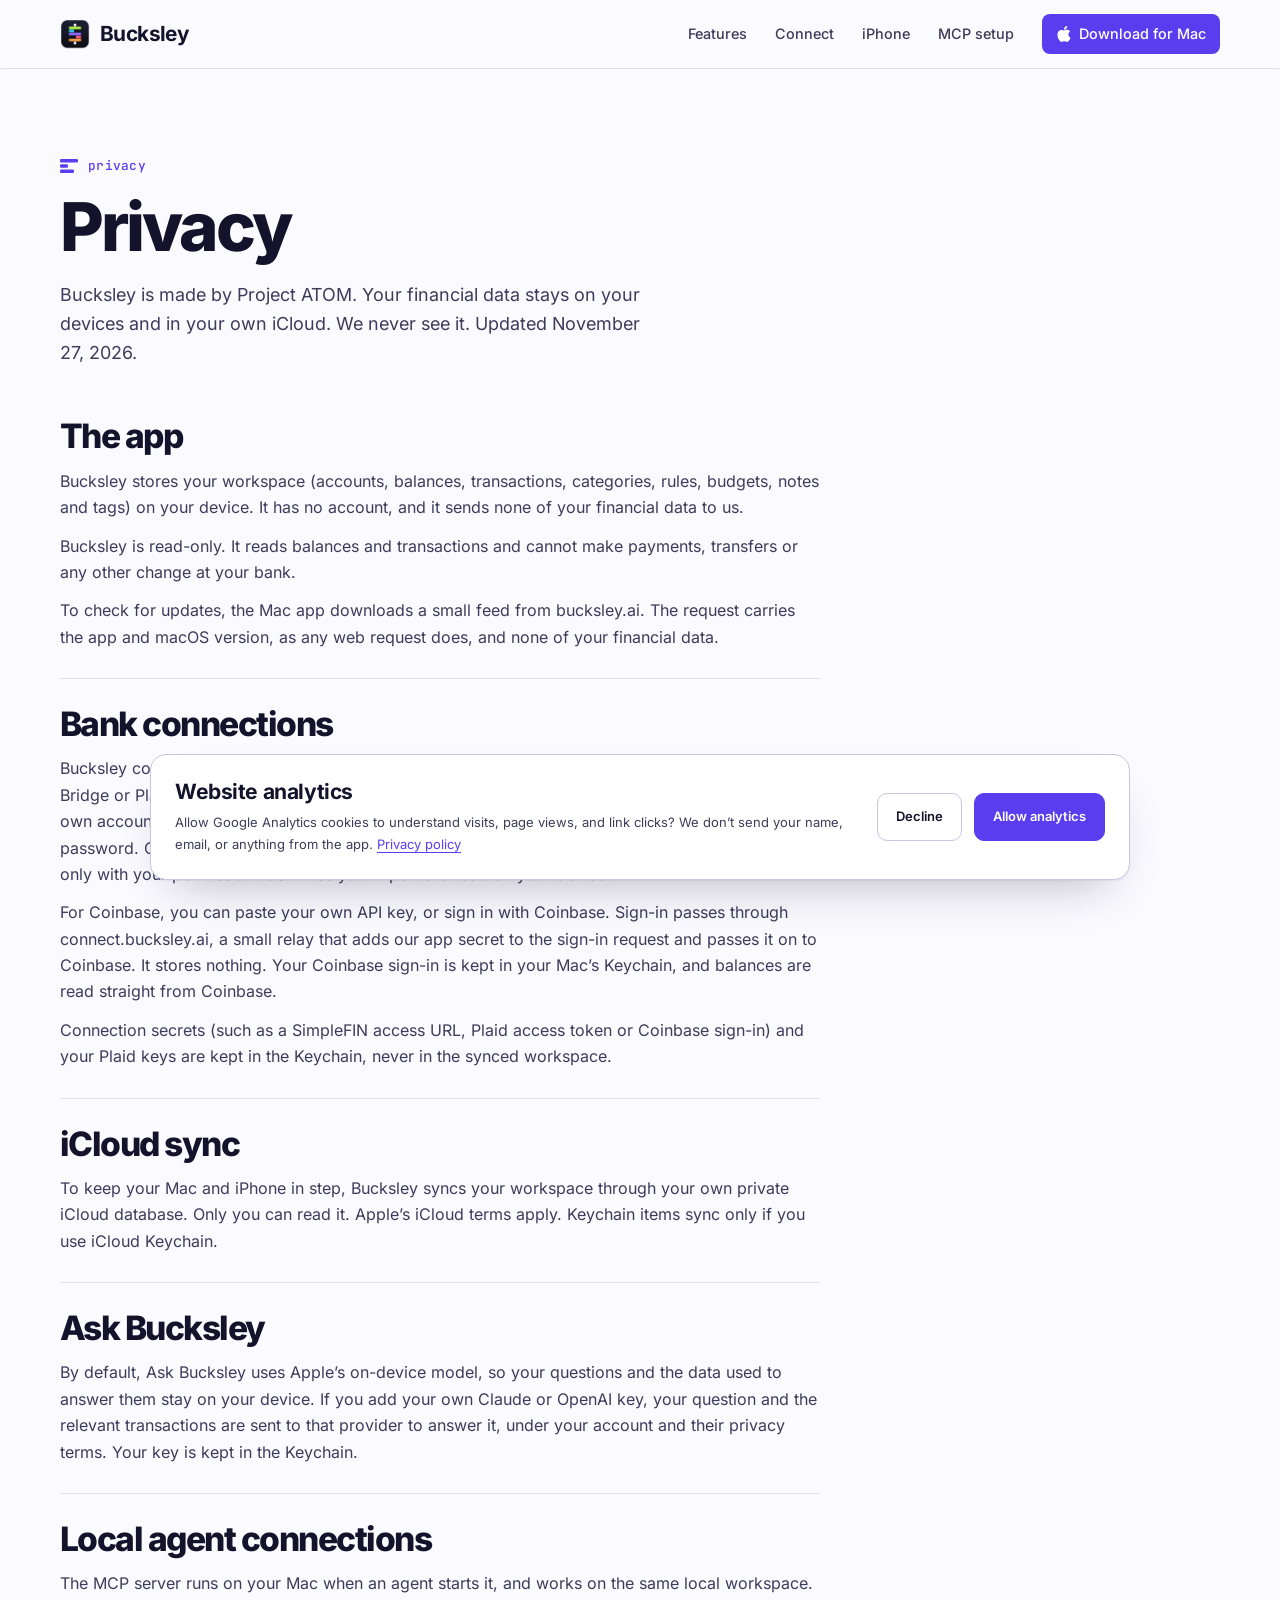
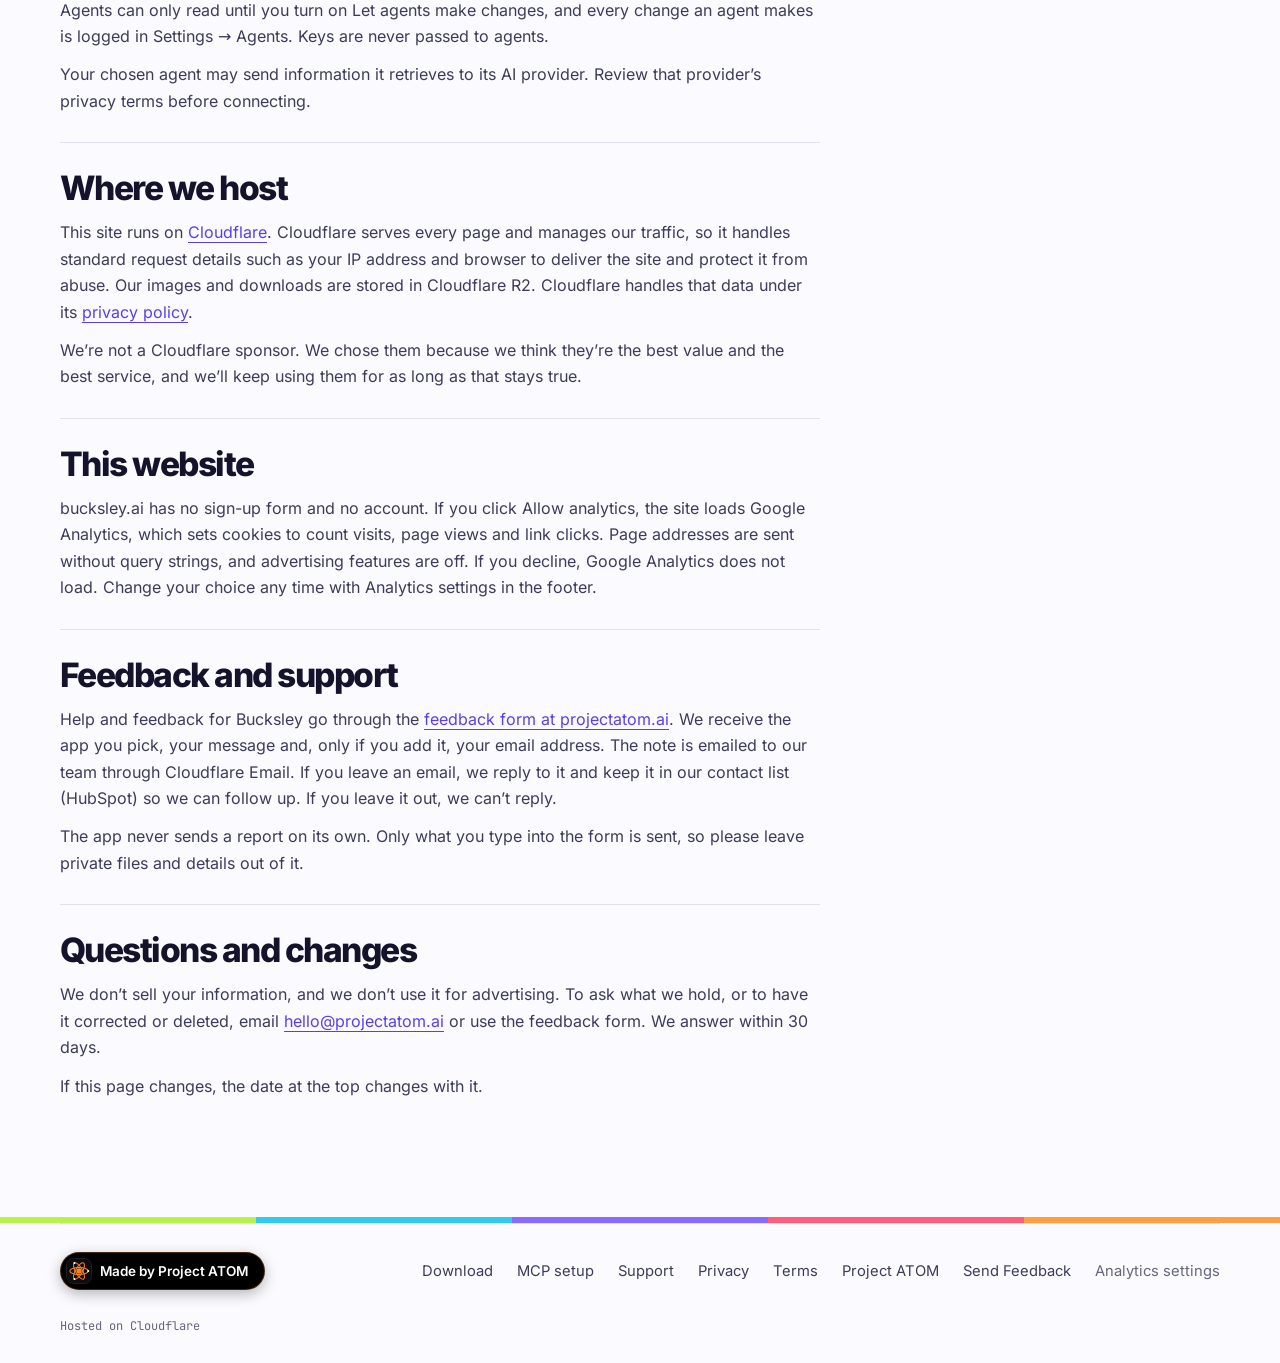
<file: privacy/index.html>
<!doctype html>
<html lang="en">
<head>
  <meta charset="utf-8">
  <meta name="viewport" content="width=device-width, initial-scale=1">
  <meta name="description" content="How Bucksley, its bank connections, Ask Bucksley, agent connections and this website handle information.">
  <meta name="theme-color" content="#ffffff" media="(prefers-color-scheme: light)">
  <meta name="theme-color" content="#0d0e17" media="(prefers-color-scheme: dark)">
  <link rel="canonical" href="https://bucksley.ai/privacy/">
  <meta property="og:type" content="website">
  <meta property="og:site_name" content="Bucksley">
  <meta property="og:locale" content="en_US">
  <meta property="og:title" content="Privacy · Bucksley">
  <meta property="og:description" content="How Bucksley, its bank connections, Ask Bucksley, agent connections and this website handle information.">
  <meta property="og:url" content="https://bucksley.ai/privacy/">
  <meta property="og:image" content="https://bucksley.ai/social-card.png?v=20261125">
  <meta property="og:image:type" content="image/png">
  <meta property="og:image:width" content="1200">
  <meta property="og:image:height" content="630">
  <meta property="og:image:alt" content="Bucksley. Every account, one honest picture. Personal finance for Mac and iPhone. Free and open source.">
  <meta name="twitter:card" content="summary_large_image">
  <meta name="twitter:title" content="Privacy · Bucksley">
  <meta name="twitter:description" content="How Bucksley, its bank connections, Ask Bucksley, agent connections and this website handle information.">
  <meta name="twitter:image" content="https://bucksley.ai/social-card.png?v=20261125">
  <meta name="author" content="Project ATOM">
  <link rel="icon" href="/favicon.png?v=20261125" type="image/png">
  <link rel="apple-touch-icon" href="/assets/apple-touch-icon.png?v=20261125">
  <link rel="stylesheet" href="/assets/site.css">
  <script src="/assets/analytics.js" data-ga="G-NZ4KDPXME2" data-site="bucksley" data-host="bucksley.ai" data-privacy="/privacy/" data-footer=".footer nav" data-css="/assets/analytics.css" defer></script>
  <title>Privacy · Bucksley</title>
  <script type="application/ld+json">{"@context":"https://schema.org","@graph":[{"@type":"WebPage","@id":"https://bucksley.ai/privacy/#webpage","url":"https://bucksley.ai/privacy/","name":"Privacy · Bucksley","description":"How Bucksley, its bank connections, Ask Bucksley, agent connections and this website handle information.","isPartOf":{"@id":"https://bucksley.ai/#website"},"inLanguage":"en-US","publisher":{"@id":"https://projectatom.ai/#org"},"about":{"@id":"https://bucksley.ai/#app"}},{"@type":"BreadcrumbList","itemListElement":[{"@type":"ListItem","position":1,"name":"Bucksley","item":"https://bucksley.ai/"},{"@type":"ListItem","position":2,"name":"Privacy","item":"https://bucksley.ai/privacy/"}]},{"@type":"Organization","@id":"https://projectatom.ai/#org","name":"Project ATOM","url":"https://projectatom.ai/","logo":"https://projectatom.ai/action/atom/atom-lockup.webp"}]}</script>
</head>
<body>
  <a class="skip" href="#main">Skip to content</a>
  <header class="site-header">
    <div class="shell nav">
      <a class="wordmark" href="/" aria-label="Bucksley home"><img src="/assets/icon.png?v=20261125" alt="" width="30" height="30">Bucksley</a>
      <nav aria-label="Main">
        <a class="nav-hide" href="/#features">Features</a>
        <a class="nav-hide" href="/#connect">Connect</a>
        <a class="nav-hide" href="/#iphone">iPhone</a>
        <a class="nav-hide-sm" href="/mcp/">MCP setup</a>
        <a class="nav-cta mac-download" href="/download/"><svg width="16" height="16" viewBox="0 0 24 24" fill="currentColor" aria-hidden="true" focusable="false"><path d="M12.152 6.896c-.948 0-2.415-1.078-3.96-1.04-2.04.027-3.91 1.183-4.961 3.014-2.117 3.675-.546 9.103 1.519 12.09 1.013 1.454 2.208 3.09 3.792 3.039 1.52-.065 2.09-.987 3.935-.987 1.831 0 2.35.987 3.96.948 1.637-.026 2.676-1.48 3.676-2.948 1.156-1.688 1.636-3.325 1.662-3.415-.039-.013-3.182-1.221-3.22-4.857-.026-3.04 2.48-4.494 2.597-4.559-1.429-2.09-3.623-2.324-4.39-2.376-2-.156-3.675 1.09-4.61 1.09zM15.53 3.83c.843-1.012 1.4-2.427 1.245-3.83-1.207.052-2.662.805-3.532 1.818-.78.896-1.454 2.338-1.273 3.714 1.338.104 2.715-.688 3.559-1.701"/></svg> Download for Mac</a>
      </nav>
    </div>
  </header>
  <main id="main">
    <div class="shell page-head">
      <span class="mark">privacy</span>
      <h1>Privacy</h1>
      <p class="lead">Bucksley is made by Project ATOM. Your financial data stays on your devices and in your own iCloud. We never see it. Updated November 27, 2026.</p>
    </div>
    <div class="shell doc single">
      <div class="prose">
        <section>
          <h2>The app</h2>
          <p>Bucksley stores your workspace (accounts, balances, transactions, categories, rules, budgets, notes and tags) on your device. It has no account, and it sends none of your financial data to us.</p>
          <p>Bucksley is read-only. It reads balances and transactions and cannot make payments, transfers or any other change at your bank.</p>
          <p>To check for updates, the Mac app downloads a small feed from bucksley.ai. The request carries the app and macOS version, as any web request does, and none of your financial data.</p>
        </section>
        <section id="connections">
          <h2>Bank connections</h2>
          <p>Bucksley connects to financial institutions only through services you set up yourself. With SimpleFIN Bridge or Plaid, your device fetches balances and transactions directly from that service under your own account and keys; their privacy terms apply to what they hold. Bucksley never sees your bank password. On iPhone, Apple Card, Apple Cash and Savings are read through Apple’s FinanceKit only with your permission. CSV files you import are read on your device.</p>
          <p>For Coinbase, you can paste your own API key, or sign in with Coinbase. Sign-in passes through connect.bucksley.ai, a small relay that adds our app secret to the sign-in request and passes it on to Coinbase. It stores nothing. Your Coinbase sign-in is kept in your Mac’s Keychain, and balances are read straight from Coinbase.</p>
          <p>Connection secrets (such as a SimpleFIN access URL, Plaid access token or Coinbase sign-in) and your Plaid keys are kept in the Keychain, never in the synced workspace.</p>
        </section>
        <section>
          <h2>iCloud sync</h2>
          <p>To keep your Mac and iPhone in step, Bucksley syncs your workspace through your own private iCloud database. Only you can read it. Apple’s iCloud terms apply. Keychain items sync only if you use iCloud Keychain.</p>
        </section>
        <section id="ask">
          <h2>Ask Bucksley</h2>
          <p>By default, Ask Bucksley uses Apple’s on-device model, so your questions and the data used to answer them stay on your device. If you add your own Claude or OpenAI key, your question and the relevant transactions are sent to that provider to answer it, under your account and their privacy terms. Your key is kept in the Keychain.</p>
        </section>
        <section id="mcp">
          <h2>Local agent connections</h2>
          <p>The MCP server runs on your Mac when an agent starts it, and works on the same local workspace. Agents can only read until you turn on Let agents make changes, and every change an agent makes is logged in Settings → Agents. Keys are never passed to agents.</p>
          <p>Your chosen agent may send information it retrieves to its AI provider. Review that provider’s privacy terms before connecting.</p>
        </section>
        <section>
          <h2 id="hosting">Where we host</h2>
          <p>This site runs on <a href="https://www.cloudflare.com/">Cloudflare</a>. Cloudflare serves every page and manages our traffic, so it handles standard request details such as your IP address and browser to deliver the site and protect it from abuse. Our images and downloads are stored in Cloudflare R2. Cloudflare handles that data under its <a href="https://www.cloudflare.com/privacypolicy/">privacy policy</a>.</p>
          <p>We&rsquo;re not a Cloudflare sponsor. We chose them because we think they&rsquo;re the best value and the best service, and we&rsquo;ll keep using them for as long as that stays true.</p>
        </section>
        <section id="website">
          <h2>This website</h2>
          <p>bucksley.ai has no sign-up form and no account. If you click Allow analytics, the site loads Google Analytics, which sets cookies to count visits, page views and link clicks. Page addresses are sent without query strings, and advertising features are off. If you decline, Google Analytics does not load. Change your choice any time with Analytics settings in the footer.</p>
        </section>
        <section id="feedback">
          <h2>Feedback and support</h2>
          <p>Help and feedback for Bucksley go through the <a href="https://projectatom.ai/apps?app=bucksley#feedback">feedback form at projectatom.ai</a>. We receive the app you pick, your message and, only if you add it, your email address. The note is emailed to our team through Cloudflare Email. If you leave an email, we reply to it and keep it in our contact list (HubSpot) so we can follow up. If you leave it out, we can’t reply.</p>
          <p>The app never sends a report on its own. Only what you type into the form is sent, so please leave private files and details out of it.</p>
        </section>
        <section id="contact">
          <h2>Questions and changes</h2>
          <p>We don’t sell your information, and we don’t use it for advertising. To ask what we hold, or to have it corrected or deleted, email <a href="mailto:hello@projectatom.ai">hello@projectatom.ai</a> or use the feedback form. We answer within 30 days.</p>
          <p>If this page changes, the date at the top changes with it.</p>
        </section>
      </div>
    </div>
  </main>
  <footer>
    <div class="shell footer">
      <a class="product-credit" href="https://projectatom.ai/" target="_blank" rel="noopener noreferrer"><img src="/project-atom/atom-icon.svg?v=20261127" width="24" height="24" alt="" style="width:24px;height:24px;border-radius:7px;box-shadow:0 0 0 1px rgba(255,255,255,.12);outline:0;border:0;filter:none"><span>Made by Project ATOM</span></a>
      <nav aria-label="Footer"><a href="/download/">Download</a><a href="/mcp/">MCP setup</a><a href="/help/">Support</a><a href="/privacy/">Privacy</a><a href="/terms/">Terms</a><a href="https://projectatom.ai/">Project ATOM</a><a href="https://projectatom.ai/apps?app=bucksley#feedback">Send Feedback</a></nav>
    </div>
    <div class="shell footer-credit">
      <span>Hosted on Cloudflare</span>
    </div>
  </footer>
  <script src="/assets/pm-year.js" defer></script>
</body>
</html>
</file>
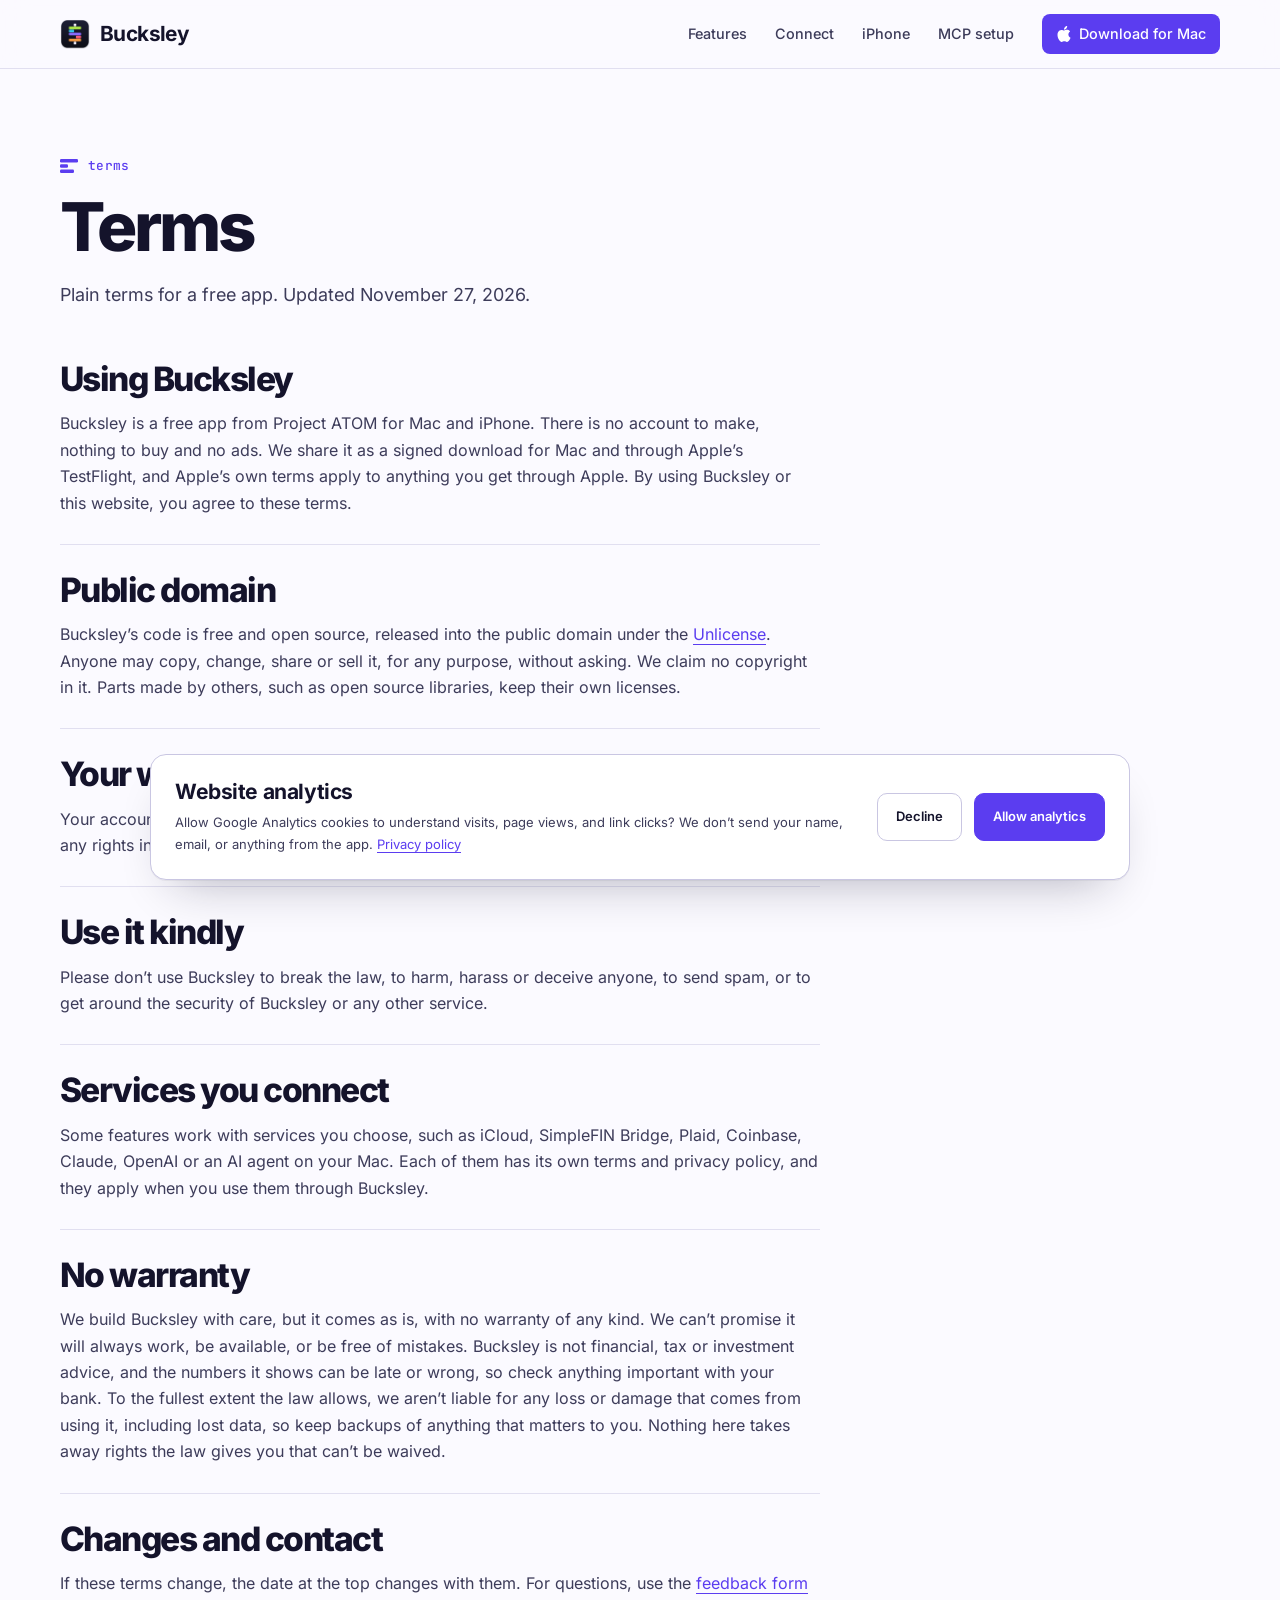
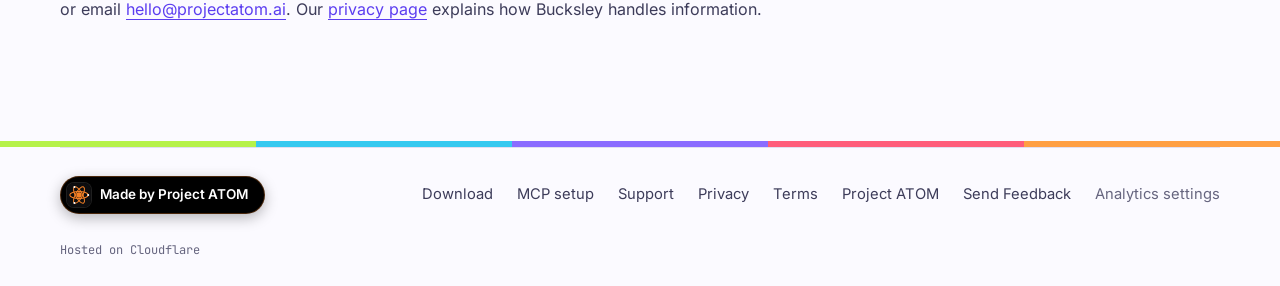
<file: terms/index.html>
<!doctype html>
<html lang="en">
<head>
  <meta charset="utf-8">
  <meta name="viewport" content="width=device-width, initial-scale=1">
  <meta name="description" content="The terms for using Bucksley, a free, public domain app from Project ATOM, and this website.">
  <meta name="theme-color" content="#ffffff" media="(prefers-color-scheme: light)">
  <meta name="theme-color" content="#0d0e17" media="(prefers-color-scheme: dark)">
  <link rel="canonical" href="https://bucksley.ai/terms/">
  <meta property="og:type" content="website">
  <meta property="og:site_name" content="Bucksley">
  <meta property="og:locale" content="en_US">
  <meta property="og:title" content="Terms · Bucksley">
  <meta property="og:description" content="The terms for using Bucksley, a free, public domain app from Project ATOM, and this website.">
  <meta property="og:url" content="https://bucksley.ai/terms/">
  <meta property="og:image" content="https://bucksley.ai/social-card.png?v=20261125">
  <meta property="og:image:type" content="image/png">
  <meta property="og:image:width" content="1200">
  <meta property="og:image:height" content="630">
  <meta property="og:image:alt" content="Bucksley. Every account, one honest picture. Personal finance for Mac and iPhone. Free and open source.">
  <meta name="twitter:card" content="summary_large_image">
  <meta name="twitter:title" content="Terms · Bucksley">
  <meta name="twitter:description" content="The terms for using Bucksley, a free, public domain app from Project ATOM, and this website.">
  <meta name="twitter:image" content="https://bucksley.ai/social-card.png?v=20261125">
  <meta name="author" content="Project ATOM">
  <link rel="icon" href="/favicon.png?v=20261125" type="image/png">
  <link rel="apple-touch-icon" href="/assets/apple-touch-icon.png?v=20261125">
  <link rel="stylesheet" href="/assets/site.css">
  <script src="/assets/analytics.js" data-ga="G-NZ4KDPXME2" data-site="bucksley" data-host="bucksley.ai" data-privacy="/privacy/" data-footer=".footer nav" data-css="/assets/analytics.css" defer></script>
  <title>Terms · Bucksley</title>
  <script type="application/ld+json">{"@context":"https://schema.org","@graph":[{"@type":"WebPage","@id":"https://bucksley.ai/terms/#webpage","url":"https://bucksley.ai/terms/","name":"Terms · Bucksley","description":"The terms for using Bucksley, a free, public domain app from Project ATOM, and this website.","isPartOf":{"@id":"https://bucksley.ai/#website"},"inLanguage":"en-US","publisher":{"@id":"https://projectatom.ai/#org"},"about":{"@id":"https://bucksley.ai/#app"}},{"@type":"BreadcrumbList","itemListElement":[{"@type":"ListItem","position":1,"name":"Bucksley","item":"https://bucksley.ai/"},{"@type":"ListItem","position":2,"name":"Terms","item":"https://bucksley.ai/terms/"}]},{"@type":"Organization","@id":"https://projectatom.ai/#org","name":"Project ATOM","url":"https://projectatom.ai/","logo":"https://projectatom.ai/action/atom/atom-lockup.webp"}]}</script>
</head>
<body>
  <a class="skip" href="#main">Skip to content</a>
  <header class="site-header">
    <div class="shell nav">
      <a class="wordmark" href="/" aria-label="Bucksley home"><img src="/assets/icon.png?v=20261125" alt="" width="30" height="30">Bucksley</a>
      <nav aria-label="Main">
        <a class="nav-hide" href="/#features">Features</a>
        <a class="nav-hide" href="/#connect">Connect</a>
        <a class="nav-hide" href="/#iphone">iPhone</a>
        <a class="nav-hide-sm" href="/mcp/">MCP setup</a>
        <a class="nav-cta mac-download" href="/download/"><svg width="16" height="16" viewBox="0 0 24 24" fill="currentColor" aria-hidden="true" focusable="false"><path d="M12.152 6.896c-.948 0-2.415-1.078-3.96-1.04-2.04.027-3.91 1.183-4.961 3.014-2.117 3.675-.546 9.103 1.519 12.09 1.013 1.454 2.208 3.09 3.792 3.039 1.52-.065 2.09-.987 3.935-.987 1.831 0 2.35.987 3.96.948 1.637-.026 2.676-1.48 3.676-2.948 1.156-1.688 1.636-3.325 1.662-3.415-.039-.013-3.182-1.221-3.22-4.857-.026-3.04 2.48-4.494 2.597-4.559-1.429-2.09-3.623-2.324-4.39-2.376-2-.156-3.675 1.09-4.61 1.09zM15.53 3.83c.843-1.012 1.4-2.427 1.245-3.83-1.207.052-2.662.805-3.532 1.818-.78.896-1.454 2.338-1.273 3.714 1.338.104 2.715-.688 3.559-1.701"/></svg> Download for Mac</a>
      </nav>
    </div>
  </header>
  <main id="main">
    <div class="shell page-head">
      <span class="mark">terms</span>
      <h1>Terms</h1>
      <p class="lead">Plain terms for a free app. Updated November 27, 2026.</p>
    </div>
    <div class="shell doc single">
      <div class="prose">
        <section>
          <h2>Using Bucksley</h2>
          <p>Bucksley is a free app from Project ATOM for Mac and iPhone. There is no account to make, nothing to buy and no ads. We share it as a signed download for Mac and through Apple’s TestFlight, and Apple’s own terms apply to anything you get through Apple. By using Bucksley or this website, you agree to these terms.</p>
        </section>
        <section id="license">
          <h2>Public domain</h2>
          <p>Bucksley’s code is free and open source, released into the public domain under the <a href="https://unlicense.org/">Unlicense</a>. Anyone may copy, change, share or sell it, for any purpose, without asking. We claim no copyright in it. Parts made by others, such as open source libraries, keep their own licenses.</p>
        </section>
        <section>
          <h2>Your work is yours</h2>
          <p>Your accounts, budgets, notes and everything else in your workspace belong to you. We don’t claim any rights in them, and using Bucksley doesn’t give us any.</p>
        </section>
        <section>
          <h2>Use it kindly</h2>
          <p>Please don’t use Bucksley to break the law, to harm, harass or deceive anyone, to send spam, or to get around the security of Bucksley or any other service.</p>
        </section>
        <section>
          <h2>Services you connect</h2>
          <p>Some features work with services you choose, such as iCloud, SimpleFIN Bridge, Plaid, Coinbase, Claude, OpenAI or an AI agent on your Mac. Each of them has its own terms and privacy policy, and they apply when you use them through Bucksley.</p>
        </section>
        <section>
          <h2>No warranty</h2>
          <p>We build Bucksley with care, but it comes as is, with no warranty of any kind. We can’t promise it will always work, be available, or be free of mistakes. Bucksley is not financial, tax or investment advice, and the numbers it shows can be late or wrong, so check anything important with your bank. To the fullest extent the law allows, we aren’t liable for any loss or damage that comes from using it, including lost data, so keep backups of anything that matters to you. Nothing here takes away rights the law gives you that can’t be waived.</p>
        </section>
        <section>
          <h2>Changes and contact</h2>
          <p>If these terms change, the date at the top changes with them. For questions, use the <a href="https://projectatom.ai/apps?app=bucksley#feedback">feedback form</a> or email <a href="mailto:hello@projectatom.ai">hello@projectatom.ai</a>. Our <a href="/privacy/">privacy page</a> explains how Bucksley handles information.</p>
        </section>
      </div>
    </div>
  </main>
  <footer>
    <div class="shell footer">
      <a class="product-credit" href="https://projectatom.ai/" target="_blank" rel="noopener noreferrer"><img src="/project-atom/atom-icon.svg?v=20261127" width="24" height="24" alt="" style="width:24px;height:24px;border-radius:7px;box-shadow:0 0 0 1px rgba(255,255,255,.12);outline:0;border:0;filter:none"><span>Made by Project ATOM</span></a>
      <nav aria-label="Footer"><a href="/download/">Download</a><a href="/mcp/">MCP setup</a><a href="/help/">Support</a><a href="/privacy/">Privacy</a><a href="/terms/">Terms</a><a href="https://projectatom.ai/">Project ATOM</a><a href="https://projectatom.ai/apps?app=bucksley#feedback">Send Feedback</a></nav>
    </div>
    <div class="shell footer-credit">
      <span>Hosted on Cloudflare</span>
    </div>
  </footer>
  <script src="/assets/pm-year.js" defer></script>
</body>
</html>
</file>
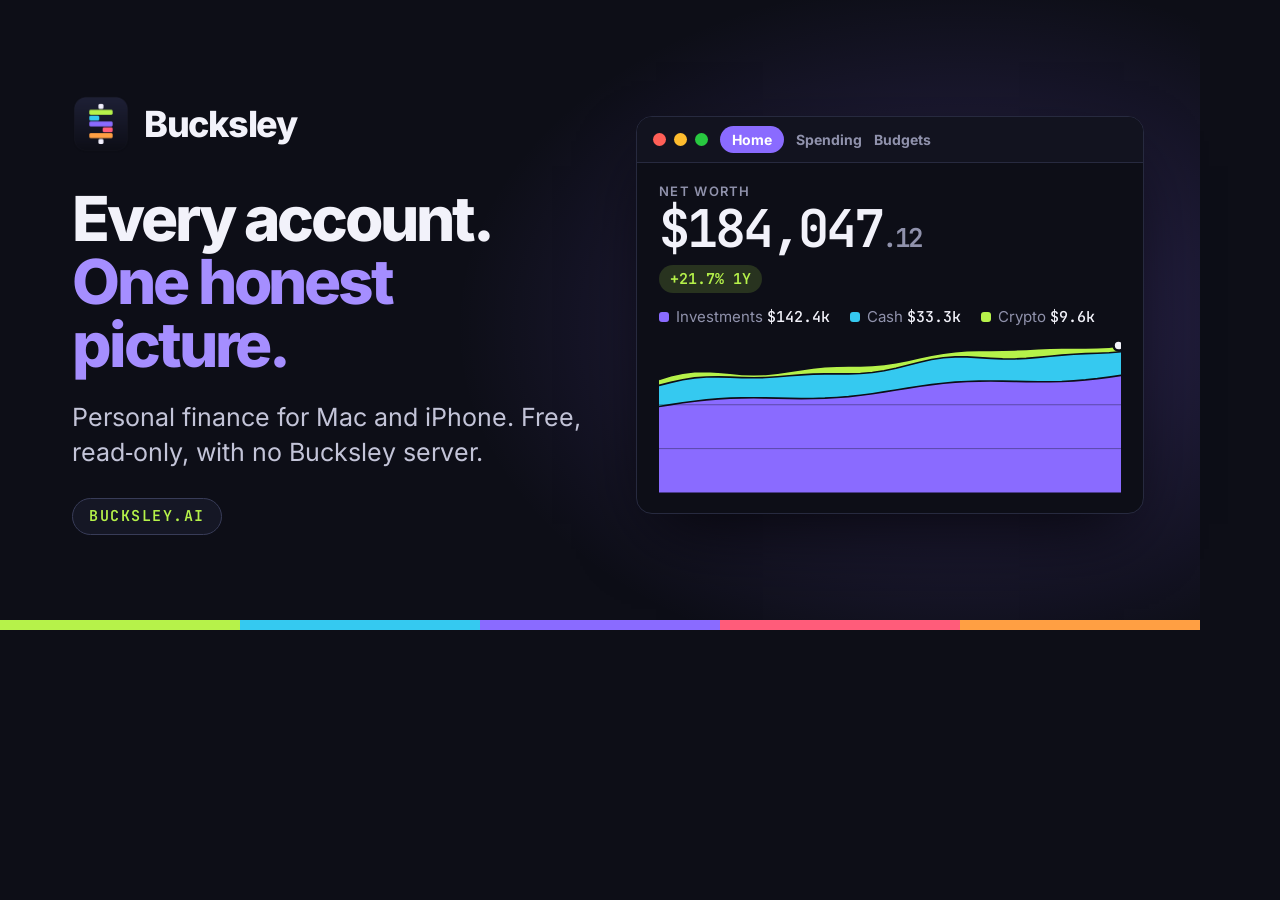
<file: tools/social-card.html>
<!doctype html>
<!-- Source for /social-card.png (1200 × 630). Render with tools/render-social-card.js. Not deployed. Sample data only. -->
<html lang="en">
<head>
<meta charset="utf-8">
<style>
  @font-face { font-family: "Inter Variable"; src: url("../assets/fonts/inter-latin-wght-normal.woff2") format("woff2"); font-weight: 100 900; }
  @font-face { font-family: "JetBrains Mono Variable"; src: url("../assets/fonts/jetbrains-mono-latin-wght-normal.woff2") format("woff2"); font-weight: 100 800; }
  * { box-sizing: border-box; margin: 0; }
  :root { --disp: "SF Pro Display", -apple-system, BlinkMacSystemFont, "Inter Variable", sans-serif; --mono: ui-monospace, "SF Mono", "JetBrains Mono Variable", monospace; }
  body { width: 1200px; height: 630px; overflow: hidden; background: #0d0e17; color: #f2f2fa; font-family: var(--disp); -webkit-font-smoothing: antialiased; }
  .card { position: relative; width: 1200px; height: 630px; display: grid; grid-template-columns: 520px 1fr; align-items: center; gap: 44px; padding: 0 56px 0 72px;
    background: radial-gradient(720px 500px at 80% 52%, rgba(138, 107, 255, .26), transparent 70%), #0d0e17; }
  .card::after { content: ""; position: absolute; left: 0; right: 0; bottom: 0; height: 10px; background: linear-gradient(to right, #b6f24a 0 20%, #35c9f0 20% 40%, #8a6bff 40% 60%, #ff5c7a 60% 80%, #ff9f43 80%); }
  .brand { display: flex; align-items: center; gap: 14px; font-weight: 800; font-size: 36px; letter-spacing: -.035em; }
  .brand img { width: 58px; height: 58px; display: block; }
  h1 { margin-top: 34px; font-weight: 800; font-size: 62px; line-height: 1.02; letter-spacing: -.05em; }
  h1 em { font-style: normal; color: #a58eff; }
  .copy p { margin-top: 24px; font-size: 25px; line-height: 1.4; color: #c3c4d8; }
  .pill { display: inline-block; margin-top: 28px; padding: 7px 16px; border: 1px solid #383c58; border-radius: 999px; background: rgba(23, 25, 40, .8); font: 600 15px/1.4 var(--mono); letter-spacing: .1em; color: #b6f24a; }
  .win { border: 1px solid #272a3f; border-radius: 16px; overflow: hidden; background: #0d0e17; box-shadow: 0 30px 70px -20px rgba(0, 0, 0, .8); }
  .bar { display: flex; align-items: center; gap: 12px; height: 46px; padding: 0 16px; border-bottom: 1px solid #272a3f; background: #12131f; font-size: 14px; font-weight: 700; color: #9092ac; }
  .lights { display: flex; gap: 8px; }
  .lights i { width: 13px; height: 13px; border-radius: 50%; background: #ff5f57; }
  .lights i:nth-child(2) { background: #febc2e; }
  .lights i:nth-child(3) { background: #28c840; }
  .bar .on { padding: 5px 12px; border-radius: 999px; background: #8a6bff; color: #fff; }
  .main { padding: 20px 22px 18px; }
  .lbl { font-size: 13px; font-weight: 600; letter-spacing: .1em; text-transform: uppercase; color: #9092ac; }
  .big { margin-top: 4px; font: 600 52px/1 var(--mono); letter-spacing: -.06em; }
  .big small { font-size: 26px; color: #9092ac; }
  .chip { display: inline-block; margin-top: 10px; padding: 4px 11px; border-radius: 999px; background: rgba(182, 242, 74, .16); color: #b6f24a; font: 600 15px var(--mono); }
  .keys { display: flex; gap: 20px; margin-top: 14px; font-size: 15px; color: #9092ac; }
  .keys i { display: inline-block; width: 10px; height: 10px; border-radius: 3px; margin-right: 7px; }
  .keys b { color: #f2f2fa; font: 500 15px var(--mono); }
  svg { display: block; width: 100%; margin-top: 12px; }
</style>
</head>
<body>
<div class="card">
  <div class="copy">
    <div class="brand"><img src="../assets/icon.png" alt="">Bucksley</div>
    <h1>Every account.<br><em>One honest picture.</em></h1>
    <p>Personal finance for Mac and iPhone. Free, read&#8209;only, with no Bucksley server.</p>
    <div class="pill">BUCKSLEY.AI</div>
  </div>
  <div class="win">
    <div class="bar"><span class="lights"><i></i><i></i><i></i></span><span class="on">Home</span><span>Spending</span><span>Budgets</span></div>
    <div class="main">
      <div class="lbl">Net worth</div>
      <div class="big">$184,047<small>.12</small></div>
      <span class="chip">+21.7% 1Y</span>
      <div class="keys"><span><i style="background:#8a6bff"></i>Investments <b>$142.4k</b></span><span><i style="background:#35c9f0"></i>Cash <b>$33.3k</b></span><span><i style="background:#b6f24a"></i>Crypto <b>$9.6k</b></span></div>
      <svg id="chart" viewBox="0 0 560 190"></svg>
    </div>
  </div>
</div>
<script>
  // Sample stacked areas only.
  var n = 40, inv = [], cash = [], cry = [];
  for (var i = 0; i < n; i++) {
    inv.push(98 + i * 0.95 + 4 * Math.sin(i / 3.2));
    cash.push(24 + i * 0.12 + 2.2 * Math.sin(i / 1.7));
    cry.push(5 + i * 0.1 + 2.4 * Math.sin(i / 2.3 + 1));
  }
  var max = 175, H = 186;
  function y(v) { return H - v / max * H; }
  function x(i) { return i * 560 / (n - 1); }
  function band(lo, hi, color) {
    var top = hi.map(function (v, i) { return (i ? 'L' : 'M') + x(i).toFixed(1) + ' ' + y(v).toFixed(1); }).join('');
    var bot = ''; for (var i = n - 1; i >= 0; i--) bot += 'L' + x(i).toFixed(1) + ' ' + y(lo[i]).toFixed(1);
    return '<path d="' + top + bot + 'Z" fill="' + color + '"/><path d="' + top + '" fill="none" stroke="#0d0e17" stroke-width="2"/>';
  }
  var zero = inv.map(function () { return 0; });
  var s1 = inv, s2 = inv.map(function (v, i) { return v + cash[i]; }), s3 = s2.map(function (v, i) { return v + cry[i]; });
  document.getElementById('chart').innerHTML = band(s2, s3, '#b6f24a') + band(s1, s2, '#35c9f0') + band(zero, s1, '#8a6bff') +
    '<line x1="0" x2="560" y1="' + y(50) + '" y2="' + y(50) + '" stroke="#0d0e17" stroke-opacity=".45"/><line x1="0" x2="560" y1="' + y(100) + '" y2="' + y(100) + '" stroke="#0d0e17" stroke-opacity=".45"/>' +
    '<circle cx="557" cy="' + y(s3[n - 1]) + '" r="6" fill="#f2f2fa" stroke="#0d0e17" stroke-width="3"/>';
</script>
</body>
</html>
</file>
<file: assets/site.css>
/* Bucksley site. The "Afterhours" direction: violet ink on a near-white ground by day, near-black
   by night, heavy tight titles, mono figures that line up, and the icon's five chart colors.
   Same structure as the other app sites. The page's own motif is the stack of bars
   from the icon: on every eyebrow, in the footer edge and in the working preview. Fonts are
   Apple's system fonts where available; Inter and JetBrains Mono are self-hosted fallbacks.
   The site follows the system appearance; the preview has its own theme and appearance toggles. */

@font-face {
  font-family: "Inter Variable";
  src: url("/assets/fonts/inter-latin-wght-normal.woff2") format("woff2");
  font-weight: 100 900;
  font-display: swap;
}
@font-face {
  font-family: "JetBrains Mono Variable";
  src: url("/assets/fonts/jetbrains-mono-latin-wght-normal.woff2") format("woff2");
  font-weight: 100 800;
  font-display: swap;
}

:root {
  color-scheme: light;
  --bg: #fbfaff;
  --bg-2: #f2f1fb;
  --surface: #ffffff;
  --surface-2: #f5f4fc;
  --sunk: #ecebf8;
  --line: #e1dff0;
  --line-2: #c9c6e2;
  --ink: #14132b;
  --ink-2: #3d3c5a;
  --muted: #66657f;
  /* Brand: Afterhours accent and the icon's five chart colors. */
  --accent: #5b3df0;
  --accent-strong: #4528d6;
  --accent-ink: #ffffff;
  --fill: #5b3df0;
  --fill-strong: #4528d6;
  --fill-ink: #ffffff;
  --up: #3c8500;
  --down: #db2350;
  --s1: #5b3df0; --s2: #5fa800; --s3: #0e9ac2; --s4: #e07a10; --s5: #db2350;
  --band-1: #b6f24a; --band-2: #35c9f0; --band-3: #8a6bff; --band-4: #ff5c7a; --band-5: #ff9f43;
  --shadow: 0 1px 0 rgb(20 19 43 / .05), 0 24px 50px -24px rgb(20 19 43 / .32);
  --display: "SF Pro Display", -apple-system, BlinkMacSystemFont, "Inter Variable", system-ui, "Helvetica Neue", sans-serif;
  --sans: -apple-system, BlinkMacSystemFont, "SF Pro Text", "Inter Variable", system-ui, "Helvetica Neue", sans-serif;
  --mono: ui-monospace, "SF Mono", SFMono-Regular, "JetBrains Mono Variable", Menlo, Consolas, monospace;
  /* Names the shared apps block expects from its host site. */
  --paper: var(--ink);
  --signal: var(--accent);
  --rule: var(--line);
}
@media (prefers-color-scheme: dark) {
  :root {
    color-scheme: dark;
    --bg: #0d0e17;
    --bg-2: #12131f;
    --surface: #171928;
    --surface-2: #1d1f31;
    --sunk: #0a0b12;
    --line: #272a3f;
    --line-2: #383c58;
    --ink: #f2f2fa;
    --ink-2: #c3c4d8;
    --muted: #9092ac;
    --accent: #a58eff;
    --accent-strong: #c2b3ff;
    --accent-ink: #0d0e17;
    --fill: #7556ff;
    --fill-strong: #6544f5;
    --fill-ink: #ffffff;
    --up: #b6f24a;
    --down: #ff5c7a;
    --s1: #8a6bff; --s2: #b6f24a; --s3: #35c9f0; --s4: #ff9f43; --s5: #ff5c7a;
    --shadow: 0 24px 50px -24px rgb(0 0 0 / .75);
  }
}

* { box-sizing: border-box; }
html { scroll-behavior: smooth; scroll-padding-top: 88px; }
body {
  margin: 0;
  min-width: 320px;
  background: var(--bg);
  color: var(--ink);
  font: 16px/1.65 var(--sans);
  -webkit-font-smoothing: antialiased;
  overflow-x: clip;
}
h1, h2, h3, h4, p, dl, dd, ol, ul, figure { margin: 0; }
img, svg { max-width: 100%; }
a { color: var(--accent); text-underline-offset: .22em; }
a:hover { color: var(--ink); }
button { font: inherit; color: inherit; }
:is(a, button):focus-visible { outline: 2px solid var(--accent); outline-offset: 3px; border-radius: 4px; }
code { font: .88em/1.5 var(--mono); padding: .08em .38em; border-radius: 5px; background: var(--sunk); color: var(--ink); overflow-wrap: anywhere; }
.visually-hidden { position: absolute; width: 1px; height: 1px; overflow: hidden; clip-path: inset(50%); white-space: nowrap; }
.nowrap { white-space: nowrap; }

.shell { width: min(1160px, 100% - 48px); margin-inline: auto; }
.skip { position: fixed; z-index: 100; inset: 8px auto auto 8px; padding: 8px 16px; background: var(--surface); color: var(--ink); border-radius: 8px; transform: translateY(-200%); }
.skip:focus { transform: none; }

/* Header */
.site-header {
  position: sticky; top: 0; z-index: 50;
  background: color-mix(in srgb, var(--bg) 84%, transparent);
  -webkit-backdrop-filter: blur(14px); backdrop-filter: blur(14px);
  border-bottom: 1px solid var(--line);
}
.nav { height: 68px; display: flex; align-items: center; justify-content: space-between; gap: 20px; }
.wordmark { display: inline-flex; align-items: center; gap: 10px; color: var(--ink); text-decoration: none; font: 700 1.3rem/1 var(--display); letter-spacing: -.03em; }
.wordmark img { width: 30px; height: 30px; display: block; }
.nav nav { display: flex; align-items: center; gap: clamp(14px, 2.4vw, 28px); }
.nav nav a { color: var(--ink-2); text-decoration: none; font-size: .9rem; font-weight: 500; white-space: nowrap; transition: color .15s; }
.nav nav a:hover, .nav nav a[aria-current="page"] { color: var(--accent); }
.nav nav a.nav-cta { display: inline-flex; align-items: center; gap: 7px; padding: 7px 13px; border: 1px solid transparent; border-radius: 8px; background: var(--fill); color: var(--fill-ink); }
.nav nav a.nav-cta:hover { background: var(--fill-strong); color: var(--fill-ink); }

/* Buttons */
.button {
  display: inline-flex; align-items: center; justify-content: center; gap: 9px;
  min-height: 46px; padding: 10px 20px;
  border: 1px solid transparent; border-radius: 10px;
  background: var(--fill); color: var(--fill-ink);
  font-weight: 650; font-size: .95rem; text-decoration: none; white-space: nowrap; cursor: pointer;
  transition: background .15s, border-color .15s;
}
.button:hover { background: var(--fill-strong); color: var(--fill-ink); }
.button.secondary { background: transparent; color: var(--ink); border-color: var(--line-2); }
.button.secondary:hover { background: var(--surface); border-color: var(--accent); color: var(--ink); }
.button svg { flex-shrink: 0; }

/* Eyebrows and headings. Each eyebrow opens with three stacked bars from the icon. */
.mark { display: flex; align-items: center; gap: 10px; margin-bottom: 18px; font: 500 .8rem/1.4 var(--mono); letter-spacing: .02em; color: var(--accent); }
.mark::before {
  content: ""; width: 18px; height: 14px; flex-shrink: 0;
  background: currentColor;
  -webkit-mask: url("data:image/svg+xml,%3Csvg xmlns='http://www.w3.org/2000/svg' viewBox='0 0 18 14'%3E%3Crect x='0' y='0' width='18' height='3.4' rx='1.2'/%3E%3Crect x='0' y='5.3' width='8' height='3.4' rx='1.2'/%3E%3Crect x='0' y='10.6' width='14' height='3.4' rx='1.2'/%3E%3C/svg%3E") center / contain no-repeat;
  mask: url("data:image/svg+xml,%3Csvg xmlns='http://www.w3.org/2000/svg' viewBox='0 0 18 14'%3E%3Crect x='0' y='0' width='18' height='3.4' rx='1.2'/%3E%3Crect x='0' y='5.3' width='8' height='3.4' rx='1.2'/%3E%3Crect x='0' y='10.6' width='14' height='3.4' rx='1.2'/%3E%3C/svg%3E") center / contain no-repeat;
}
h1, h2 { font-family: var(--display); font-weight: 800; line-height: 1.02; letter-spacing: -.045em; text-wrap: balance; }
h2 { font-size: clamp(2.1rem, 4.6vw, 3.4rem); }
h2 em, h1 em { font-style: normal; color: var(--accent); }
.lead { margin-top: 20px; max-width: 58ch; font-size: 1.12rem; line-height: 1.6; color: var(--ink-2); text-wrap: pretty; }
.lead strong { color: var(--ink); font-weight: 600; }
.section { padding-block: clamp(72px, 10vw, 128px); }
.section-head { max-width: 780px; margin-bottom: clamp(36px, 5vw, 56px); }
.band { background: var(--bg-2); border-block: 1px solid var(--line); }

/* Hero */
.hero { position: relative; padding-block: clamp(56px, 8vw, 96px) 0; text-align: center; }
.hero::before {
  content: ""; position: absolute; inset: 0 0 auto; height: 720px; z-index: -1; pointer-events: none;
  background:
    radial-gradient(60% 55% at 50% 0%, color-mix(in srgb, var(--accent) 16%, transparent), transparent 70%),
    repeating-linear-gradient(to bottom, transparent 0 47px, color-mix(in srgb, var(--accent) 12%, transparent) 47px 48px);
  -webkit-mask-image: linear-gradient(to bottom, #000 30%, transparent);
  mask-image: linear-gradient(to bottom, #000 30%, transparent);
}
.pill {
  display: inline-flex; align-items: center; gap: 9px; margin-bottom: 26px; padding: 6px 14px;
  border: 1px solid var(--line-2); border-radius: 999px; background: color-mix(in srgb, var(--surface) 75%, transparent);
  font: 500 .75rem/1.4 var(--mono); letter-spacing: .08em; text-transform: uppercase; color: var(--accent);
}
.pill i { width: 6px; height: 6px; border-radius: 50%; background: var(--up); }
.hero h1 { font-size: clamp(2.8rem, 8vw, 6.1rem); max-width: 13ch; margin-inline: auto; }
.hero .lead { margin-inline: auto; max-width: 58ch; font-size: clamp(1.05rem, 1.7vw, 1.22rem); }
.actions { display: flex; flex-wrap: wrap; justify-content: center; gap: 12px; margin-top: 32px; }
.actions-left { justify-content: flex-start; }
.fineprint { margin-top: 18px; font: .78rem/1.5 var(--mono); color: var(--muted); }


/* The working preview: the Bucksley Mac window with sample data. It carries the app's three
   themes (Afterhours, Evergreen, Almanac), each in light and dark, as its own tokens, so the
   Theme and Appearance toggles work whatever the site theme is. The iPhone figure uses them too. */
.stage { position: relative; margin-top: clamp(40px, 6vw, 68px); }
.stage::before {
  content: ""; position: absolute; inset: 10% 8% 6%; z-index: -1; border-radius: 40px;
  background: color-mix(in srgb, var(--accent) 24%, transparent); filter: blur(80px);
}
[data-theme] { --w-shadow: 0 22px 44px rgb(0 0 0 / .26); }
[data-theme="ah"] { --w-ui: var(--sans); --w-disp: var(--display); --w-fig: var(--mono); --w-fig-track: -.05em; --w-big-weight: 600; }
[data-theme="ev"] { --w-ui: var(--sans); --w-disp: var(--sans); --w-fig: ui-rounded, "SF Pro Rounded", var(--sans); --w-fig-track: -.02em; --w-big-weight: 700; }
[data-theme="al"] { --w-ui: var(--sans); --w-disp: ui-serif, "New York", "Iowan Old Style", Georgia, serif; --w-fig: ui-serif, "New York", "Iowan Old Style", Georgia, serif; --w-fig-track: -.01em; --w-big-weight: 600; }
[data-theme="ah"][data-appearance="light"] { color-scheme: light; --w-bg: #ffffff; --w-side: #f2f1fb; --w-card: #f5f4fc; --w-ink: #14132b; --w-ink2: #66657f; --w-line: #e1dff0; --w-acc: #5b3df0; --w-accink: #ffffff; --w-pos: #3c8500; --w-neg: #db2350; --c1: #5b3df0; --c2: #5fa800; --c3: #0e9ac2; --c4: #e07a10; --c5: #db2350; --c6: #a3a2b8; }
[data-theme="ah"][data-appearance="dark"] { color-scheme: dark; --w-bg: #0d0e17; --w-side: #12131f; --w-card: #191b2b; --w-ink: #f2f2fa; --w-ink2: #9092ac; --w-line: #272a3f; --w-acc: #8a6bff; --w-accink: #ffffff; --w-pos: #b6f24a; --w-neg: #ff5c7a; --c1: #8a6bff; --c2: #b6f24a; --c3: #35c9f0; --c4: #ff9f43; --c5: #ff5c7a; --c6: #5b5e78; }
[data-theme="ev"][data-appearance="light"] { color-scheme: light; --w-bg: #ffffff; --w-side: #f2f5f3; --w-card: #f6f8f7; --w-ink: #14201b; --w-ink2: #5f6e67; --w-line: #e1e6e3; --w-acc: #17805e; --w-accink: #ffffff; --w-pos: #17805e; --w-neg: #c8442e; --c1: #17805e; --c2: #2f6fde; --c3: #d98a1f; --c4: #8a5bd6; --c5: #d4577a; --c6: #98a49f; }
[data-theme="ev"][data-appearance="dark"] { color-scheme: dark; --w-bg: #101513; --w-side: #161c19; --w-card: #1b2320; --w-ink: #eef3f0; --w-ink2: #96a49d; --w-line: #28322d; --w-acc: #3dd6a0; --w-accink: #06241a; --w-pos: #3dd6a0; --w-neg: #ff7a66; --c1: #3dd6a0; --c2: #6aa3ff; --c3: #f2b25c; --c4: #b08cf5; --c5: #f283a3; --c6: #6f7c76; }
[data-theme="al"][data-appearance="light"] { color-scheme: light; --w-bg: #faf6ec; --w-side: #f1eada; --w-card: #fffdf6; --w-ink: #211d17; --w-ink2: #756b5c; --w-line: #dcd2bd; --w-acc: #b4532a; --w-accink: #fff8ec; --w-pos: #4f6b3a; --w-neg: #9b2c2c; --c1: #b4532a; --c2: #4f6b3a; --c3: #c0902a; --c4: #3f5f7a; --c5: #8a4a6b; --c6: #a39a88; }
[data-theme="al"][data-appearance="dark"] { color-scheme: dark; --w-bg: #1b1815; --w-side: #221e1a; --w-card: #27221d; --w-ink: #f3ecdd; --w-ink2: #aea391; --w-line: #3b352c; --w-acc: #e38b5e; --w-accink: #2a150b; --w-pos: #a5c487; --w-neg: #ec8080; --c1: #e38b5e; --c2: #a5c487; --c3: #e3bd5e; --c4: #86a9c7; --c5: #c58baa; --c6: #7d7466; }
[data-theme] .c1 { --k: var(--c1); } [data-theme] .c2 { --k: var(--c2); } [data-theme] .c3 { --k: var(--c3); }
[data-theme] .c4 { --k: var(--c4); } [data-theme] .c5 { --k: var(--c5); } [data-theme] .c6 { --k: var(--c6); }
.fig { font-family: var(--w-fig, var(--mono)); font-variant-numeric: tabular-nums; letter-spacing: var(--w-fig-track, -.03em); }
.gw .neg, .phone-screen .neg { color: var(--w-neg); }
.gw .pos, .phone-screen .pos { color: var(--w-pos); }

.gw {
  display: grid; grid-template-rows: auto 1fr;
  border: 1px solid var(--w-line); border-radius: 14px; overflow: hidden; text-align: left;
  background: var(--w-bg); color: var(--w-ink);
  box-shadow: var(--shadow);
  font: 13px/1.45 var(--w-ui);
  transition: background .25s, color .25s;
}
.gw button { font-family: inherit; }
.gw-title { display: flex; align-items: center; gap: 14px; min-width: 0; padding: 10px 14px; border-bottom: 1px solid var(--w-line); background: var(--w-side); }
.gw-title .grow { flex: 1; }
.lights { display: flex; gap: 7px; flex: none; }
.lights i { width: 12px; height: 12px; border-radius: 50%; display: block; background: #ff5f57; }
.lights i:nth-child(2) { background: #febc2e; }
.lights i:nth-child(3) { background: #28c840; }
.tabs { display: inline-flex; gap: 2px; }
.tabs button { padding: 5px 12px; border: 0; border-radius: 999px; background: none; color: var(--w-ink2); font-size: 12.5px; font-weight: 700; cursor: pointer; }
.tabs button:hover { color: var(--w-ink); }
.tabs button[aria-pressed="true"] { background: var(--w-acc); color: var(--w-accink); }
.sync { display: inline-flex; align-items: center; gap: 6px; font-size: 12px; color: var(--w-ink2); white-space: nowrap; }
.sync i { width: 7px; height: 7px; border-radius: 50%; background: var(--w-pos); }
.gw-body { display: grid; grid-template-columns: 232px minmax(0, 1fr); min-height: 560px; }
.gw-side { display: flex; flex-direction: column; gap: 6px; padding: 12px 10px; background: var(--w-side); border-right: 1px solid var(--w-line); }
.side-label { margin: 4px 6px 2px; font-size: 11px; font-weight: 600; letter-spacing: .02em; color: var(--w-ink2); }
.acct { display: flex; align-items: flex-end; justify-content: space-between; gap: 8px; width: 100%; padding: 9px 11px; border: 0; border-radius: 11px; background: var(--w-card); color: var(--w-ink); text-align: left; cursor: pointer; box-shadow: inset 0 0 0 1px transparent; transition: box-shadow .15s; }
.acct:hover { box-shadow: inset 0 0 0 1px var(--w-line); }
.acct[aria-pressed="true"] { box-shadow: inset 0 0 0 2px var(--w-acc); }
.acct-text { display: grid; min-width: 0; }
.acct-text span { font-size: 11px; color: var(--w-ink2); white-space: nowrap; overflow: hidden; text-overflow: ellipsis; }
.acct-text b { font-size: 14px; font-weight: 600; }
.acct.all b { font-size: 15px; }
.spark { display: flex; align-items: flex-end; gap: 2px; height: 22px; flex: none; }
.spark i { display: block; width: 3px; border-radius: 1px; background: var(--k); }
.gw-main { position: relative; display: flex; flex-direction: column; min-width: 0; padding: 20px 24px 18px; }
.view { min-width: 0; }
.view[hidden] { display: none; }
.nw-head { display: flex; align-items: flex-start; justify-content: space-between; gap: 12px; }
.lbl { font-size: 10.5px; font-weight: 600; letter-spacing: .1em; text-transform: uppercase; color: var(--w-ink2); }
.big { margin: 2px 0 6px; font-size: 42px; line-height: 1.05; font-weight: var(--w-big-weight, 600); }
.big small { font-size: .5em; color: var(--w-ink2); letter-spacing: -.02em; }
[data-theme="ah"] .big, [data-theme="ah"] .gw-head-title { letter-spacing: -.06em; }
.chip { display: inline-flex; align-items: center; padding: 3px 9px; border-radius: 999px; font-size: 12px; font-weight: 600; background: color-mix(in srgb, var(--w-pos) 16%, transparent); color: var(--w-pos); }
.chip.down { background: color-mix(in srgb, var(--w-neg) 16%, transparent); color: var(--w-neg); }
.seg { display: inline-flex; flex: none; gap: 2px; padding: 3px; border-radius: 999px; background: var(--w-card); box-shadow: inset 0 0 0 1px var(--w-line); }
.seg button { padding: 4px 11px; border: 0; border-radius: 999px; background: none; color: var(--w-ink2); font-size: 12px; font-weight: 600; cursor: pointer; }
.seg button[aria-pressed="true"] { background: var(--w-bg); color: var(--w-ink); box-shadow: 0 0 0 1px var(--w-line), 0 1px 2px rgb(0 0 0 / .14); }
[data-theme="al"] .seg button[aria-pressed="true"], [data-theme="al"] .tabs button[aria-pressed="true"] { background: var(--w-ink); color: var(--w-bg); box-shadow: none; }
.keys { display: flex; flex-wrap: wrap; gap: 4px 18px; margin: 10px 0 6px; font-size: 12px; color: var(--w-ink2); }
.keys span { display: inline-flex; align-items: center; gap: 6px; }
.keys i { width: 9px; height: 9px; border-radius: 3px; background: var(--k); }
.keys b { color: var(--w-ink); font-weight: 500; }
.nw-chart { position: relative; }
.nw-chart svg { display: block; width: 100%; height: auto; overflow: visible; touch-action: pan-y; }
.nw-chart .area { fill: var(--k); }
.nw-chart .edge { fill: none; stroke: var(--w-bg); stroke-width: 2; }
.nw-chart .grid line { stroke: var(--w-bg); stroke-opacity: .45; }
.nw-chart .axis text { fill: var(--w-ink2); font: 10.5px var(--w-fig, var(--mono)); }
.nw-chart .axis .on { fill: var(--w-bg); opacity: .85; font-weight: 600; }
.nw-chart .hover-line { stroke: var(--w-ink2); stroke-width: 1; stroke-dasharray: 2 3; }
.nw-chart .hover-dot { fill: var(--w-ink); stroke: var(--w-bg); stroke-width: 3; }
.readout { display: block; min-height: 1.5em; margin-top: 4px; font-size: 11.5px; color: var(--w-ink2); }
.sech { display: flex; align-items: baseline; justify-content: space-between; gap: 12px; margin: 14px 0 4px; }
.sech.top { margin-top: 0; }
.sech b { font: 700 15px/1.3 var(--w-disp); letter-spacing: -.01em; }
.sech span { font-size: 11.5px; color: var(--w-ink2); }
.txs { list-style: none; padding: 0; }
.txs li { display: grid; grid-template-columns: 46px 30px minmax(0, 1fr) auto auto; align-items: center; gap: 10px; padding: 7px 0; border-top: 1px solid var(--w-line); }
.txs .dt { font-size: 11.5px; color: var(--w-ink2); }
.av { display: grid; place-items: center; width: 30px; height: 30px; border-radius: 9px; font-style: normal; font-size: 10.5px; font-weight: 700; background: color-mix(in srgb, var(--k) 20%, transparent); color: color-mix(in srgb, var(--k) 70%, var(--w-ink)); }
.txs .m { min-width: 0; font-weight: 600; white-space: nowrap; overflow: hidden; text-overflow: ellipsis; }
.tag { justify-self: end; padding: 2px 9px; border-radius: 999px; font-size: 11px; font-weight: 700; white-space: nowrap; background: color-mix(in srgb, var(--k) 18%, transparent); color: color-mix(in srgb, var(--k) 70%, var(--w-ink)); }
.txs .amt { min-width: 76px; text-align: right; font-size: 13px; }
.donutrow { display: grid; grid-template-columns: 210px minmax(0, 1fr); align-items: center; gap: 28px; margin-top: 18px; }
.donut { position: relative; }
.donut svg { display: block; width: 100%; height: auto; }
.donut svg circle { transition: opacity .2s; }
.donut svg.focus circle:not(.on) { opacity: .25; }
.donut > div { position: absolute; inset: 0; display: grid; place-content: center; text-align: center; }
.donut b { font-size: 26px; font-weight: 600; }
.donut span { font-size: 11.5px; color: var(--w-ink2); }
.legend { list-style: none; padding: 0; }
.legend li { display: grid; grid-template-columns: 10px minmax(0, 1fr) auto auto; align-items: center; gap: 10px; padding: 7px 8px; border-radius: 8px; cursor: default; }
.legend li:hover, .legend li.on { background: var(--w-card); }
.legend i { width: 10px; height: 10px; border-radius: 3px; background: var(--k); }
.legend em { font-style: normal; font-size: 11.5px; color: var(--w-ink2); }
.rings { list-style: none; padding: 0; display: grid; grid-template-columns: repeat(3, minmax(0, 1fr)); gap: 14px; margin-top: 14px; }
.rings li { display: grid; justify-items: center; gap: 4px; padding: 14px 8px 12px; border-radius: 12px; background: var(--w-card); text-align: center; }
.rg { position: relative; width: 74px; height: 74px; }
.rg svg { display: block; width: 100%; height: 100%; }
.rg .track { stroke: var(--w-line); }
.rg .val { stroke: var(--k); transition: stroke-dasharray .4s; }
.rg .over { stroke: var(--w-neg); }
.rg b { position: absolute; inset: 0; display: grid; place-items: center; font-size: 13px; font-weight: 600; }
.rings span { font-weight: 600; }
.rings em { font-style: normal; font-size: 11.5px; color: var(--w-ink2); }
.ask { display: flex; align-items: center; gap: 8px; margin-top: auto; padding: 5px 5px 5px 14px; border-radius: 999px; background: var(--w-card); box-shadow: inset 0 0 0 1px var(--w-line); }
.ask select { flex: 1; min-width: 0; padding: 6px 0; border: 0; background: none; color: var(--w-ink2); font: inherit; font-size: 12.5px; cursor: pointer; text-overflow: ellipsis; }
.ask select:focus-visible { outline: 2px solid var(--w-acc); outline-offset: 2px; border-radius: 6px; }
.ask-go { flex: none; padding: 6px 16px; border: 0; border-radius: 999px; background: var(--w-acc); color: var(--w-accink); font-size: 12.5px; font-weight: 700; cursor: pointer; }
.answer { margin-top: 10px; padding: 10px 13px; border-radius: 12px 12px 12px 4px; background: var(--w-card); font-size: 12.5px; line-height: 1.5; }
.answer b { font-weight: 600; }
.answer small { display: block; margin-top: 4px; font-size: 11px; color: var(--w-ink2); }
.gw-main > .view:first-child { margin-bottom: 14px; }

.stage-note { display: flex; flex-wrap: wrap; align-items: center; justify-content: center; gap: 12px 24px; margin-top: 20px; font-size: .88rem; color: var(--muted); }
.stage-note > span:first-child { flex-basis: 100%; text-align: center; }
.chooser { display: inline-flex; align-items: center; gap: 8px; }
.chooser .opts { display: inline-flex; padding: 3px; border: 1px solid var(--line); border-radius: 9px; background: var(--surface); }
.chooser button { padding: 4px 12px; border: 0; border-radius: 6px; background: none; color: var(--ink-2); font-size: .82rem; font-weight: 500; cursor: pointer; white-space: nowrap; }
.chooser button[aria-pressed="true"] { background: var(--fill); color: var(--fill-ink); }

/* Facts */
.facts { display: grid; grid-template-columns: repeat(4, minmax(0, 1fr)); margin-top: clamp(56px, 7vw, 88px); border-block: 1px solid var(--line); text-align: left; }
.facts div { padding: 28px 24px 28px 0; }
.facts div + div { padding-left: 24px; border-left: 1px solid var(--line); }
.facts dt { font: 700 clamp(2.2rem, 4vw, 3rem)/1 var(--display); letter-spacing: -.04em; color: var(--accent); font-variant-numeric: tabular-nums; }
.facts dd { margin-top: 10px; font-size: .92rem; line-height: 1.45; color: var(--ink-2); }

/* Bento cards */
.bento { display: grid; grid-template-columns: repeat(6, minmax(0, 1fr)); gap: 16px; }
.card { grid-column: span 2; display: flex; flex-direction: column; gap: 10px; padding: 26px; border: 1px solid var(--line); border-radius: 16px; background: var(--surface); min-width: 0; }
.card.wide { grid-column: span 3; }
.card h3 { font: 650 1.18rem/1.25 var(--sans); letter-spacing: -.015em; }
.card p { color: var(--ink-2); font-size: .96rem; line-height: 1.55; }
.card .visual { margin-top: auto; padding-top: 16px; }
.mini { border: 1px solid var(--line); border-radius: 10px; background: var(--bg); font: 12.5px/1.5 var(--mono); overflow: hidden; }
.mini-row { display: flex; align-items: center; gap: 10px; padding: 9px 12px; min-width: 0; }
.mini-row + .mini-row { border-top: 1px solid var(--line); }
.mini-row .lbl { width: 72px; flex-shrink: 0; color: var(--muted); }
.mini-row .val { min-width: 0; overflow-wrap: anywhere; color: var(--ink); }
.mini-row .val b { font-weight: 500; color: var(--accent); }
.mini-row .end { margin-left: auto; flex-shrink: 0; color: var(--muted); }
.chips { display: flex; flex-wrap: wrap; gap: 8px; list-style: none; padding: 0; }
.chips li { padding: 4px 11px; border: 1px solid var(--line-2); border-radius: 999px; background: var(--bg); font: 12.5px/1.5 var(--mono); color: var(--ink-2); }

/* Split sections, ticks */
.split { display: grid; grid-template-columns: minmax(0, 6fr) minmax(0, 5fr); gap: clamp(32px, 6vw, 80px); align-items: center; }
.ticks { list-style: none; padding: 0; margin-top: 28px; display: grid; gap: 14px; }
.ticks li { display: grid; grid-template-columns: 22px minmax(0, 1fr); gap: 12px; color: var(--ink-2); }
.ticks li::before { content: ""; width: 6px; height: 6px; margin: .62em auto 0; border-radius: 50%; background: var(--accent); }
.ticks strong { color: var(--ink); font-weight: 600; }


/* iPhone figure: the review inbox, with sample data. Buttons work. */
.phone { justify-self: center; width: min(310px, 100%); }
.phone-frame { padding: 11px; border-radius: 48px; background: #0d0e17; box-shadow: 0 0 0 1px #383c58, var(--shadow); }
.phone-screen { position: relative; display: flex; flex-direction: column; min-height: 540px; padding: 52px 16px 20px; border-radius: 38px; background: var(--w-bg); color: var(--w-ink); font: 13.5px/1.35 var(--w-ui); }
.phone-screen::before { content: ""; position: absolute; top: 12px; left: 50%; width: 92px; height: 26px; border-radius: 999px; background: #0d0e17; transform: translateX(-50%); }
.ph-head { display: flex; align-items: center; justify-content: space-between; margin-bottom: 18px; }
.ph-head h4 { font: 800 30px/1.05 var(--w-disp); letter-spacing: -.035em; }
.count { padding: 3px 10px; border-radius: 999px; background: var(--w-card); font-size: 12px; font-weight: 600; }
.deck { position: relative; padding-top: 14px; }
.deck::before, .deck::after { content: ""; position: absolute; left: 22px; right: 22px; top: 0; height: 30px; border-radius: 20px 20px 0 0; background: var(--w-card); box-shadow: inset 0 0 0 1px var(--w-line); }
.deck::after { left: 11px; right: 11px; top: 7px; }
.dcard { position: relative; z-index: 1; padding: 16px; border-radius: 22px; background: var(--w-bg); box-shadow: inset 0 0 0 1.5px var(--w-ink); transition: transform .25s, opacity .25s; }
.dcard.out { transform: translateX(40px) rotate(4deg); opacity: 0; }
.dtop { display: flex; align-items: center; justify-content: space-between; }
.dm { margin-top: 14px; font: 700 18px/1.2 var(--w-disp); letter-spacing: -.02em; }
.da { margin-top: 2px; font-size: 32px; font-weight: 600; line-height: 1.1; }
.dmeta { display: flex; justify-content: space-between; gap: 8px; margin-top: 10px; padding-top: 9px; border-top: 1px solid var(--w-line); font-size: 11.5px; color: var(--w-ink2); }
.dnote { margin-top: 10px; padding: 8px 10px; border-radius: 12px; background: var(--w-card); font-size: 12px; }
.dbtn { display: grid; grid-template-columns: 1fr 1fr; gap: 8px; margin-top: 14px; }
.pbtn { padding: 10px 6px; border: 0; border-radius: 999px; font: inherit; font-size: 12.5px; font-weight: 700; white-space: nowrap; cursor: pointer; }
.pbtn.pri { background: var(--w-acc); color: var(--w-accink); }
.pbtn.ghost { background: transparent; color: var(--w-ink); box-shadow: inset 0 0 0 1px var(--w-line); }
.hint { margin-top: 10px; text-align: center; font-size: 11.5px; color: var(--w-ink2); }
.up { margin: 14px 2px 2px; font-size: 11px; font-weight: 600; color: var(--w-ink2); }
.next { list-style: none; padding: 0; }
.next li { display: grid; grid-template-columns: 30px minmax(0, 1fr) auto; align-items: center; gap: 10px; padding: 8px 2px; border-top: 1px solid var(--w-line); }
.next b { display: block; font-size: 13px; font-weight: 600; }
.next small { display: block; font-size: 11px; color: var(--w-ink2); }
.next .fig { font-size: 13px; }
.phone figcaption { margin-top: 14px; text-align: center; font: .75rem/1.4 var(--mono); color: var(--muted); }

/* Connections */
.connect { display: grid; grid-template-columns: repeat(4, minmax(0, 1fr)); gap: 16px; }
.connect article { display: flex; flex-direction: column; gap: 10px; padding: 24px; border: 1px solid var(--line); border-radius: 16px; background: var(--surface); }
.connect h3 { display: flex; align-items: center; gap: 10px; font: 650 1.12rem/1.25 var(--sans); letter-spacing: -.015em; }
.connect h3::before { content: ""; width: 10px; height: 22px; flex: none; border-radius: 3px; background: var(--k); }
.connect article:nth-child(1) { --k: var(--band-1); } .connect article:nth-child(2) { --k: var(--band-2); }
.connect article:nth-child(3) { --k: var(--band-3); } .connect article:nth-child(4) { --k: var(--band-5); }
.connect p { color: var(--ink-2); font-size: .95rem; line-height: 1.55; }

/* Agent session */
.agent { display: grid; grid-template-columns: minmax(0, 5fr) minmax(0, 6fr); gap: clamp(32px, 6vw, 80px); align-items: center; }
.clients { display: flex; flex-wrap: wrap; gap: 8px; margin-top: 26px; }
.clients a { display: inline-flex; align-items: center; gap: 8px; padding: 8px 14px; border: 1px solid var(--line-2); border-radius: 999px; background: var(--surface); color: var(--ink); font-size: .92rem; font-weight: 550; text-decoration: none; }
.clients a:hover { border-color: var(--accent); color: var(--accent); }
.clients svg { color: var(--accent); }
.agent .actions { justify-content: flex-start; }
.session { border: 1px solid var(--line); border-radius: 16px; background: var(--surface); box-shadow: var(--shadow); overflow: hidden; }
.session-bar { display: flex; flex-wrap: wrap; align-items: center; justify-content: space-between; gap: 10px 16px; padding: 12px 16px; border-bottom: 1px solid var(--line); background: var(--surface-2); font: 500 .78rem/1.4 var(--mono); color: var(--muted); }
.session-body { display: grid; gap: 14px; padding: 20px; }
.say { max-width: 46ch; padding: 11px 14px; border-radius: 14px; font-size: .95rem; line-height: 1.5; }
.say.you { justify-self: end; background: var(--fill); color: var(--fill-ink); border-bottom-right-radius: 4px; }
.say.agent-says { background: var(--sunk); color: var(--ink); border-bottom-left-radius: 4px; }
.calls { list-style: none; padding: 0; display: grid; gap: 6px; }
.calls li { display: grid; grid-template-columns: 18px minmax(0, 1fr); gap: 10px; align-items: start; padding: 9px 12px; border: 1px solid var(--line); border-radius: 10px; background: var(--bg); }
.calls li::before { content: ""; width: 14px; height: 14px; margin-top: 3px; border-radius: 50%; background: var(--up); -webkit-mask: url("data:image/svg+xml,%3Csvg xmlns='http://www.w3.org/2000/svg' viewBox='0 0 16 16'%3E%3Cpath d='M8 0a8 8 0 1 0 0 16A8 8 0 0 0 8 0Zm3.7 5.8-4.4 4.6a.8.8 0 0 1-1.1 0L4.3 8.5a.8.8 0 1 1 1.1-1.1l1.3 1.3 3.9-4a.8.8 0 0 1 1.1 1.1Z'/%3E%3C/svg%3E") center / contain no-repeat; mask: url("data:image/svg+xml,%3Csvg xmlns='http://www.w3.org/2000/svg' viewBox='0 0 16 16'%3E%3Cpath d='M8 0a8 8 0 1 0 0 16A8 8 0 0 0 8 0Zm3.7 5.8-4.4 4.6a.8.8 0 0 1-1.1 0L4.3 8.5a.8.8 0 1 1 1.1-1.1l1.3 1.3 3.9-4a.8.8 0 0 1 1.1 1.1Z'/%3E%3C/svg%3E") center / contain no-repeat; }
.calls li.blocked::before { background: var(--down); }
.calls b { display: block; font: 500 .84rem/1.4 var(--mono); color: var(--ink); }
.calls span { display: block; font-size: .84rem; color: var(--muted); }
.session[data-mode="write"] .only-read, .session[data-mode="read"] .only-write { display: none; }

/* Privacy trio */
.trio { display: grid; grid-template-columns: repeat(3, minmax(0, 1fr)); gap: clamp(24px, 4vw, 48px); }
.trio h3 { display: flex; align-items: center; gap: 10px; font: 650 1.1rem/1.3 var(--sans); margin-bottom: 8px; }
.trio h3::before { content: ""; width: 7px; height: 7px; flex-shrink: 0; border-radius: 50%; background: var(--up); }
.trio p { color: var(--ink-2); font-size: .96rem; }

/* Download and install */
.install { align-items: start; }
.install .actions { justify-content: flex-start; }
.install-steps { list-style: none; padding: 0; display: grid; gap: 0; counter-reset: step; border: 1px solid var(--line); border-radius: 16px; background: var(--surface); }
.install-steps li { counter-increment: step; display: grid; grid-template-columns: 30px minmax(0, 1fr); gap: 16px; padding: 20px 24px; color: var(--ink-2); }
.install-steps li + li { border-top: 1px solid var(--line); }
.install-steps li::before { content: counter(step); display: grid; place-items: center; width: 30px; height: 30px; border: 1px solid var(--line-2); border-radius: 8px; background: var(--bg); font: 500 .8rem var(--mono); color: var(--accent); }
.install-steps li > span, .install-steps li > div { padding-top: 2px; min-width: 0; }
.install-steps strong { color: var(--ink); font-weight: 600; }

/* Discord callout, just above the newsletter */
.discord-callout { display: flex; align-items: center; gap: 24px 32px; margin-block: clamp(40px, 6vw, 72px) 16px; padding: 32px; border: 1px solid var(--line); border-radius: 16px; background: var(--surface); scroll-margin-top: 90px; }
.discord-avatar { flex-shrink: 0; width: 72px; height: 72px; border-radius: 50%; object-fit: cover; box-shadow: 0 0 0 1px rgb(245 128 37 / .6), 0 0 22px rgb(245 128 37 / .38); }
.discord-copy { flex: 1; min-width: 0; }
.discord-callout h2 { margin: 0 0 10px; font: 650 1.75rem/1.15 var(--sans); letter-spacing: -.03em; }
.discord-callout p { margin: 0; max-width: 560px; color: var(--ink-2); }
.discord-callout .button { flex-shrink: 0; }
@media (max-width: 720px) { .discord-callout { flex-direction: column; align-items: flex-start; padding: 28px 24px; } }

/* Newsletter and feedback, as on the other sites */
.about-us { display: grid; grid-template-columns: repeat(2, minmax(0, 1fr)); gap: 16px; padding-bottom: clamp(40px, 6vw, 72px); }
.about-card { padding: 32px; border: 1px solid var(--line); border-radius: 16px; background: var(--surface); }
.about-icon { display: block; color: var(--accent); }
.about-card h2 { margin: 20px 0 12px; font: 650 1.75rem/1.15 var(--sans); letter-spacing: -.03em; }
.about-card p { max-width: 440px; margin-bottom: 22px; color: var(--ink-2); }
.about-card p.about-note { margin: 20px 0 0; font-size: .8125rem; line-height: 1.6; color: var(--muted); }


/* Footer, with the app's status bar underneath */
.footer { display: flex; flex-wrap: wrap; align-items: center; justify-content: space-between; gap: 16px 24px; padding-block: 28px; border-top: 1px solid var(--line); color: var(--muted); font-size: .92rem; }
.footer nav { display: flex; flex-wrap: wrap; gap: 8px 24px; }
.footer a { color: var(--ink-2); text-decoration: none; }
.footer a:hover { color: var(--accent); }
.footer-credit { display: flex; flex-wrap: wrap; align-items: center; justify-content: space-between; gap: 12px 18px; padding-block: 0 28px; font: .75rem/1.4 var(--mono); color: var(--muted); }
.footer .product-credit, .footer-credit .product-credit { display: inline-flex; align-items: center; flex-shrink: 0; gap: 9px; padding: 6px 16px 6px 6px; border: 1px solid rgba(245, 128, 37, .3); border-radius: 999px; background: #000; color: #fff; font: 600 13.5px/1.4 var(--sans); white-space: nowrap; text-decoration: none; box-shadow: 0 4px 14px rgba(0, 0, 0, .28); transition: transform .15s, border-color .15s, box-shadow .15s; }
:is(.footer, .footer-credit) .product-credit:hover { color: #fff; transform: translateY(-1px); border-color: rgba(245, 128, 37, .65); box-shadow: 0 0 18px rgba(245, 128, 37, .22); }
.product-credit img { display: block; flex-shrink: 0; width: 24px; height: 24px; border-radius: 7px; object-fit: contain; }

/* Inner pages: page head, docs layout, tables */
.page-head { padding-block: clamp(48px, 7vw, 88px) clamp(28px, 4vw, 44px); }
.page-head h1 { font-size: clamp(2.5rem, 5.6vw, 4.2rem); max-width: 18ch; }
.doc { display: grid; grid-template-columns: 200px minmax(0, 1fr); gap: clamp(28px, 5vw, 64px); align-items: start; padding-bottom: clamp(56px, 8vw, 96px); }
.doc.single { grid-template-columns: minmax(0, 1fr); }
.toc { position: sticky; top: 92px; display: grid; gap: 4px; font-size: .9rem; }
.toc strong { margin-bottom: 6px; font: 500 .75rem/1.4 var(--mono); letter-spacing: .06em; text-transform: uppercase; color: var(--muted); }
.toc a { padding: 3px 0; color: var(--ink-2); text-decoration: none; }
.toc a:hover { color: var(--accent); }
.prose { min-width: 0; max-width: 760px; }
.prose section { padding-block: 8px 28px; scroll-margin-top: 92px; }
.prose section + section { border-top: 1px solid var(--line); padding-top: 28px; }
.prose h2 { font-size: clamp(1.6rem, 3vw, 2.1rem); margin-bottom: 14px; }
.prose h3 { margin: 22px 0 6px; font: 650 1.08rem/1.35 var(--sans); }
.prose p, .prose li { color: var(--ink-2); }
.prose p + p, .prose ul + p, .prose .table-wrap + p { margin-top: 12px; }
.prose ul { padding-left: 1.2em; display: grid; gap: 6px; }
.prose strong { color: var(--ink); font-weight: 600; }
.note { margin-top: 16px; padding: 14px 16px; border: 1px solid var(--line); border-left: 3px solid var(--accent); border-radius: 10px; background: var(--surface); }
.prompt { margin-top: 10px; padding: 12px 14px; border: 1px solid var(--line); border-radius: 10px; background: var(--surface); font: .86rem/1.6 var(--mono); color: var(--ink); overflow-wrap: anywhere; }
.table-wrap { overflow-x: auto; border: 1px solid var(--line); border-radius: 12px; background: var(--surface); }
.tide-table { width: 100%; border-collapse: collapse; font-size: .92rem; line-height: 1.5; }
.tide-table th, .tide-table td { padding: 11px 14px; text-align: left; vertical-align: top; border-bottom: 1px solid var(--line); }
.tide-table thead th { font: 500 .74rem/1.4 var(--mono); letter-spacing: .06em; text-transform: uppercase; color: var(--muted); background: var(--surface-2); }
.tide-table td { color: var(--ink-2); }
.tide-table td:first-child { color: var(--ink); font-weight: 550; }
.tide-table tbody tr:last-child > * { border-bottom: 0; }
.tide-table code { background: none; padding: 0; overflow-wrap: anywhere; }
.status { display: inline-flex; align-items: center; gap: 6px; font: 500 .78rem/1.4 var(--mono); color: var(--muted); white-space: nowrap; }
.status::before { content: ""; width: 7px; height: 7px; border-radius: 50%; background: var(--line-2); }
.status.now { color: var(--up); }
.status.now::before { background: var(--up); }

/* Download page. As on the other app sites, the support card and the
   download sit side by side: support card on the left, download on the right. On narrow
   screens they stack: title, support card, download. */
.download-intro {
  display: grid; grid-template-columns: minmax(0, 432px) minmax(0, 1fr);
  grid-template-areas: "card head" "card get";
  column-gap: clamp(40px, 6vw, 88px); align-items: center;
  max-width: 1040px; padding-block: clamp(56px, 8vw, 104px) clamp(48px, 7vw, 88px);
  text-align: left;
}
.download-head { grid-area: head; align-self: end; }
.download-intro h1 { max-width: 16ch; margin-inline: 0; font-size: clamp(2.7rem, 5.6vw, 4.4rem); }
.download-intro .lead { margin-inline: 0; max-width: 36ch; text-wrap: balance; }
.download-get { grid-area: get; align-self: start; margin-top: 32px; }
.download-button {
  min-height: 62px; padding: 14px 32px; gap: 12px; border-radius: 14px;
  font-size: 1.14rem; font-weight: 700; letter-spacing: -.01em;
  box-shadow: 0 0 0 1px color-mix(in srgb, var(--accent) 45%, transparent), 0 14px 44px -12px color-mix(in srgb, var(--accent) 60%, transparent);
}
.download-button svg { margin-top: -3px; }
.download-get .fineprint + .fineprint { margin-top: 4px; }
.testflight-get { margin-top: 28px; }
.testflight-get .fineprint { margin-top: 10px; }
.download-support {
  grid-area: card; position: relative; overflow: hidden;
  padding: 30px 30px 28px;
  border: 1px solid var(--line-2); border-radius: 20px;
  background: radial-gradient(120% 90% at 100% 0%, color-mix(in srgb, var(--accent) 12%, transparent), transparent 60%), var(--surface);
  box-shadow: var(--shadow);
}
.download-support::before { content: ""; position: absolute; inset: 0 0 auto; height: 2px; background: linear-gradient(to right, var(--accent), transparent 85%); opacity: .8; }
.support-icon { display: grid; place-items: center; width: 40px; height: 40px; margin-bottom: 18px; border: 1px solid var(--line-2); border-radius: 12px; background: var(--bg); color: var(--accent); }
.download-support h2 { font: 650 1.6rem/1.15 var(--sans); letter-spacing: -.03em; text-wrap: initial; }
.download-support h2 span { display: block; color: var(--accent); }
.support-copy { margin-top: 12px; font-size: .95rem; line-height: 1.55; color: var(--ink-2); }
.download-support .button { min-height: 44px; margin-top: 20px; padding: 8px 20px; border-radius: 999px; font-size: .92rem; }
.download-guide { max-width: 1040px; padding-top: clamp(32px, 5vw, 56px); border-top: 1px solid var(--line); padding-bottom: clamp(40px, 6vw, 64px); }
.download-guide h2 { margin-bottom: 22px; font-size: clamp(1.8rem, 3.6vw, 2.6rem); }
.download-guide .install-steps p { margin-block: 8px 0; }
.download-guide > p { max-width: 70ch; margin-top: 16px; color: var(--ink-2); }
.download-verification { margin: 20px 0 0; color: var(--ink-2); }
.download-verification summary { cursor: pointer; color: var(--ink); font-weight: 550; }
.download-verification p { margin-top: 10px; }
.download-verification code { display: inline-block; margin-top: 8px; overflow-wrap: anywhere; }

/* Missing page */
.missing-page { display: flex; min-height: 100svh; flex-direction: column; }
.missing-page main { flex: 1 0 auto; }
.missing-editor .cta-row { display: flex; flex-wrap: wrap; gap: 12px; margin-top: 28px; }

/* Share pill (2026-11-21), behavior in assets/share.js */
.pm-share-btn.bk-share { --pm-share-accent: var(--accent); --pm-share-line: color-mix(in srgb, var(--accent) 60%, transparent); --pm-share-glow: color-mix(in srgb, var(--accent) 18%, transparent); --pm-share-glow-hover: color-mix(in srgb, var(--accent) 34%, transparent); color: var(--ink); background: color-mix(in srgb, var(--surface) 70%, transparent); height: 46px; padding: 0 22px 0 18px; }

@media (max-width: 960px) {
  .bento { grid-template-columns: repeat(2, minmax(0, 1fr)); }
  .card, .card.wide { grid-column: span 1; }
  .split, .agent { grid-template-columns: minmax(0, 1fr); }
  .gw-body { grid-template-columns: 196px minmax(0, 1fr); }
  .connect { grid-template-columns: repeat(2, minmax(0, 1fr)); }
  .donutrow { grid-template-columns: 170px minmax(0, 1fr); gap: 18px; }
  .doc { grid-template-columns: minmax(0, 1fr); }
  .toc { position: static; display: flex; flex-wrap: wrap; gap: 4px 16px; }
  .toc strong { width: 100%; margin-bottom: 0; }
}
@media (max-width: 900px) {
  .download-intro { grid-template-columns: minmax(0, 1fr); grid-template-areas: "head" "card" "get"; max-width: 560px; padding-top: 36px; text-align: center; }
  .download-intro h1, .download-intro .lead { margin-inline: auto; }
  .download-intro .lead { margin-top: 14px; max-width: 56ch; }
  .download-support { margin-top: 24px; padding: 18px 18px 16px; border-radius: 16px; text-align: left; }
  .support-icon { display: none; }
  .download-support h2 { font-size: 1.1rem; line-height: 1.3; }
  .download-support h2 span { display: inline; }
  .support-copy { margin-top: 6px; font-size: .9rem; line-height: 1.5; }
  .download-support .button { width: 100%; min-height: 42px; margin-top: 14px; }
  .download-get { margin-top: 16px; }
  .download-button { width: 100%; }
  .testflight-get .button { width: 100%; }
}
@media (max-width: 720px) {
  .shell { width: calc(100% - 32px); }
  .nav nav a.nav-hide { display: none; }
  .facts { grid-template-columns: repeat(2, minmax(0, 1fr)); }
  .facts div { padding: 22px 16px 22px 0; }
  .facts div + div { padding-left: 16px; }
  .facts div:nth-child(3) { padding-left: 0; border-left: 0; }
  .facts div:nth-child(n + 3) { border-top: 1px solid var(--line); }
  .bento, .trio, .about-us { grid-template-columns: minmax(0, 1fr); }
  .about-card { padding: 24px 20px; }
  .install-steps li { padding: 18px; }
  .connect { grid-template-columns: minmax(0, 1fr); }
  /* The preview: the accounts become a scrolling row above the dashboard. */
  .gw-title { gap: 10px; padding: 9px 12px; }
  .sync span { display: none; }
  .tabs button { padding: 5px 10px; }
  .gw-body { grid-template-columns: minmax(0, 1fr); min-height: 0; }
  .gw-side { flex-direction: row; gap: 6px; padding: 10px; overflow-x: auto; border-right: 0; border-bottom: 1px solid var(--w-line); scrollbar-width: none; }
  .gw-side::-webkit-scrollbar { display: none; }
  .side-label { display: none; }
  .acct { width: auto; flex: none; padding: 7px 10px; }
  .acct .spark { display: none; }
  .gw-main { padding: 16px 14px 14px; }
  .big { font-size: 32px; }
  .nw-head { flex-direction: column; }
  .txs li { grid-template-columns: 30px minmax(0, 1fr) auto; }
  .txs .dt, .txs .tag { display: none; }
  .donutrow { grid-template-columns: minmax(0, 1fr); justify-items: center; }
  .donut { width: 190px; }
  .legend { width: 100%; }
  .rings { grid-template-columns: repeat(2, minmax(0, 1fr)); gap: 10px; }
  .phone-screen { min-height: 0; }
}
@media (max-width: 420px) {
  .nav nav a.nav-hide-sm { display: none; }
  .chooser #look-label, .chooser #theme-label { display: none; }
  .chooser button { padding: 4px 9px; }
  .seg button { padding: 4px 9px; }
}
@media (prefers-reduced-motion: reduce) {
  html { scroll-behavior: auto; }
  * { transition: none !important; }
}
.missing-hero { padding-bottom: clamp(48px, 7vw, 84px); }
.missing-hero h1 { max-width: 17ch; }
.missing-hero img { margin-inline: auto; margin-bottom: 23px; }

/* Consent banner colors for this site. assets/analytics.css stays as shared; these win by specificity. */
body .analytics-choice { --ga-bg: var(--surface); --ga-text: var(--ink); --ga-muted: var(--ink-2); --ga-line: var(--line-2); --ga-accent: var(--fill); --ga-accent-ink: var(--fill-ink); box-shadow: var(--shadow); }

/* Hero title on two lines; no glow behind the download intro. */
.hero h1 em { display: block; }
.hero h1 { max-width: 18ch; }
.download-intro::before { display: none; }

/* Brand edge: the icon's five bars as a strip above the footer. */
body > footer { position: relative; }
body > footer::before { content: ""; position: absolute; left: 0; right: 0; bottom: 100%; height: 6px; background: linear-gradient(to right, var(--band-1) 0 20%, var(--band-2) 20% 40%, var(--band-3) 40% 60%, var(--band-4) 60% 80%, var(--band-5) 80%); pointer-events: none; }

/* Cards size to their content: no stretched newsletter card. */
.about-us { align-items: start; }

/* The shared apps block's brand icons, without inline styles. */
.brand-ico svg { display: block; }

/* Take action: our orange-outline pill with a white icon, beside Send Feedback (2026-11-26) */
:root { --ta: #b4540f; --ta-hover: #8f420b; --ta-icon: #b4540f; --ta-glow: none; }
@media (prefers-color-scheme: dark) { :root { --ta: #f58025; --ta-hover: #ffa54a; --ta-icon: #fff; --ta-glow: drop-shadow(0 0 3px rgba(245, 128, 37, .55)); } }
.about-actions, .support-actions { display: flex; flex-wrap: wrap; align-items: center; gap: 10px 12px; }
.support-actions { margin-top: 20px; }
.support-actions .button { margin-top: 0; }
.about-actions .take-action { min-height: 46px; }
.take-action { display: inline-flex; align-items: center; justify-content: center; gap: 8px; min-height: 44px; padding: 8px 20px; border: 1px solid color-mix(in oklab, var(--ta) 55%, transparent); border-radius: 999px; background: transparent; color: var(--ta); font-weight: 650; font-size: .92rem; line-height: 1.2; text-decoration: none; white-space: nowrap; transition: background .15s, border-color .15s, color .15s, transform .15s; }
.take-action svg { flex-shrink: 0; color: var(--ta-icon); filter: var(--ta-glow); }
.take-action:hover { background: color-mix(in oklab, var(--ta) 12%, transparent); border-color: var(--ta); color: var(--ta-hover); transform: translateY(-1px); }
.take-action:focus-visible { outline: 2px solid var(--ta); outline-offset: 2px; }
@media (max-width: 900px) { .support-actions { margin-top: 14px; } .support-actions > a { width: 100%; } }
</file>
<file: atom-family.css>
.atom-family-block {
  --family-text: var(--paper);
  --family-muted: var(--muted);
  --family-link: var(--signal);
  --family-rule: var(--rule);
  --family-heading: var(--display);
}
/* Studio credit and sibling apps. Host sites supply their existing type and palette. */
.atom-family-block {
  color: var(--family-text);
  text-align: left;
  padding-block: clamp(28px, 4vw, 54px);
}
.atom-family-block .family-inner {
  display: grid;
  grid-template-columns: minmax(0, 1fr) minmax(0, 2fr);
  gap: clamp(22px, 4vw, 56px);
  padding-block-start: clamp(22px, 3vw, 34px);
  border-block-start: 1px solid var(--family-rule);
}
.atom-family-block .family-title {
  margin: 0 0 10px;
  font-family: var(--family-heading, inherit);
  font-size: clamp(21px, 2.1vw, 29px);
  font-weight: 650;
  line-height: 1.16;
  letter-spacing: -.025em;
}
.atom-family-block .family-about p {
  max-width: 32ch;
  margin: 0 0 12px;
  color: var(--family-muted);
  font-size: .875rem;
  line-height: 1.5;
}
.atom-family-block .family-hub {
  display: inline-flex;
  align-items: center;
  gap: 6px;
  color: var(--family-link);
  padding-block: 5px;
  text-decoration: underline;
  text-underline-offset: 3px;
  font-size: .875rem;
  font-weight: 650;
}
.atom-family-block .family-apps {
  display: grid;
  grid-template-columns: repeat(2, minmax(0, 1fr));
  align-content: start;
  gap: 4px 18px;
  margin: 0;
  padding: 0;
  list-style: none;
}
.atom-family-block .family-entry {
  display: grid;
  grid-template-columns: 34px minmax(0, 1fr) auto;
  align-items: center;
  gap: 9px;
  height: 100%;
  min-height: 60px;
  padding: 7px 5px;
  color: inherit;
  text-decoration: none;
}
.atom-family-block .family-entry img {
  display: block;
  width: 34px;
  height: 34px;
  object-fit: contain;
  border-radius: 8px;
}
.atom-family-block .family-entry strong,
.atom-family-block .family-detail { display: block; }
.atom-family-block .family-entry strong { font-size: .875rem; line-height: 1.25; }
.atom-family-block .family-detail {
  margin-block-start: 3px;
  color: var(--family-muted);
  font-size: .8125rem;
  line-height: 1.35;
}
.atom-family-block .family-status { grid-template-columns: 34px minmax(0, 1fr); }
.atom-family-block .family-arrow { color: var(--family-link); font-size: .875rem; }
.atom-family-block a.family-entry:is(:hover, :focus-visible) {
  background: color-mix(in srgb, currentColor 5%, transparent);
  border-radius: 8px;
}
.atom-family-block a.family-entry:is(:hover, :focus-visible) strong {
  text-decoration: underline;
  text-underline-offset: 3px;
}
.atom-family-block a:focus-visible {
  outline: 2px solid var(--family-link);
  outline-offset: 3px;
}
@media (max-width: 760px) {
  .atom-family-block .family-inner { grid-template-columns: 1fr; }
}
@media (max-width: 450px) {
  .atom-family-block .family-apps { grid-template-columns: 1fr; }
}

/* App status under each entry (2026-11-12): App Store link or Coming soon. */
.atom-family-block .family-apps > li { display: flex; flex-direction: column; }
.atom-family-block .family-entry { min-height: 52px; padding-block-end: 2px; }
.atom-family-block .family-store,
.atom-family-block .family-soon {
  align-self: flex-start;
  margin: 0 0 6px 48px;
  font-size: .75rem;
  font-weight: 650;
  line-height: 1.3;
  letter-spacing: .01em;
}
.atom-family-block .family-store { color: var(--family-link); text-decoration: none; }
.atom-family-block .family-store:is(:hover, :focus-visible) { text-decoration: underline; text-underline-offset: 3px; }
.atom-family-block .family-soon { color: var(--family-muted); }


/* 2026-11-24: icon, title and arrow share the title line; icons load eagerly. */
.atom-family-block .family-entry { align-items: start; }
.atom-family-block .family-entry > span:not(.family-arrow),
.atom-family-block .family-arrow { align-self: baseline; }
.atom-family-block .family-arrow { line-height: 1.25; }

/* 2026-11-25: the status link sits right under the description, even when a neighbour in the row wraps to two lines. */
.atom-family-block .family-apps > li > .family-entry { height: auto; }
/* One arrow per entry, on the status link. */
.atom-family-block .family-entry { grid-template-columns: 34px minmax(0, 1fr); }

/* App icons (2026-11-25): every app icon always shows a visible edge plus a soft
   shadow on light backgrounds or a soft glow on dark ones. Opaque rounded-square icons use
   box-shadow (it follows border-radius); transparent icons use drop-shadow. */
:root {
  --app-icon-shadow: 0 0 0 1px rgba(0, 0, 0, .08), 0 2px 6px rgba(0, 0, 0, .14), 0 8px 20px rgba(0, 0, 0, .10);
  --app-icon-drop: drop-shadow(0 0 .5px rgba(0, 0, 0, .40)) drop-shadow(0 2px 4px rgba(0, 0, 0, .16)) drop-shadow(0 6px 12px rgba(0, 0, 0, .10));
}
@media (prefers-color-scheme: dark) {
  :root {
    --app-icon-shadow: 0 0 0 1px rgba(255, 255, 255, .10), 0 4px 14px rgba(0, 0, 0, .55), 0 0 18px rgba(255, 255, 255, .08);
    --app-icon-drop: drop-shadow(0 0 .5px rgba(255, 255, 255, .50)) drop-shadow(0 4px 10px rgba(0, 0, 0, .55)) drop-shadow(0 0 9px rgba(255, 255, 255, .12));
  }
}
.product-credit {
  --app-icon-shadow: 0 0 0 1px rgba(255, 255, 255, .10), 0 4px 14px rgba(0, 0, 0, .55), 0 0 18px rgba(255, 255, 255, .08);
  --app-icon-drop: drop-shadow(0 0 .5px rgba(255, 255, 255, .50)) drop-shadow(0 4px 10px rgba(0, 0, 0, .55)) drop-shadow(0 0 9px rgba(255, 255, 255, .12));
}
.atom-family-block .family-entry img,
.product-credit img {
  box-shadow: var(--app-icon-shadow);
  filter: none;
}
img[src^="/assets/icon.png"] {
  filter: var(--app-icon-drop);
}
</file>
<file: project-atom/project-atom-promo.css>
/* Project ATOM promo (2026-11-26): the one cause every one of our sites
   promotes, always directly above the newsletter. Copied from the main site
   (components/redesign/Community.js ProjectAtom, .st-atom in styles/studio.css).
   Always dark, because the "atom." lockup is light on dark. Whole card is the link. */
.pm-atom { display: block; max-width: 1180px; margin: 40px auto; box-sizing: border-box; }
.pm-atom.pm-atom--pad { padding: 0 20px; }
.pm-atom.pm-atom--fill { max-width: none; margin: 0; }
.pm-atom *, .pm-atom *::before, .pm-atom *::after { box-sizing: border-box; }
.pm-atom-card {
  display: flex; align-items: center; gap: 24px 40px; padding: 36px 48px;
  border: 1px solid rgba(245, 128, 37, .45); border-radius: 20px;
  background: radial-gradient(120% 140% at 0% 50%, rgba(245, 128, 37, .16), transparent 55%), #0e0f12;
  box-shadow: 0 0 40px rgba(245, 128, 37, .10);
  color: #f3f3f1; text-decoration: none !important; text-align: left; font-family: inherit;
  transition: transform .15s, box-shadow .15s;
}
.pm-atom-card:hover { transform: translateY(-2px); box-shadow: 0 0 56px rgba(245, 128, 37, .18); }
.pm-atom-card:focus-visible { outline: 2px solid #f58025; outline-offset: 3px; }
.pm-atom-mark { flex-shrink: 0; display: block; width: 220px; max-width: 100%; height: auto; margin: 0; filter: drop-shadow(0 0 18px rgba(245, 128, 37, .35)); }
.pm-atom-copy { display: block; flex: 1; min-width: 0; }
.pm-atom-pill {
  display: inline-flex; align-items: center; justify-content: center; margin: 0 0 26px; padding: 6px calc(12px - .08em) 6px 12px;
  border: 1px solid rgba(245, 128, 37, .55); border-radius: 999px; color: #f58025;
  font: 600 12px/1 ui-monospace, "SF Mono", "JetBrains Mono", Menlo, Consolas, monospace;
  letter-spacing: .08em; text-transform: uppercase;
}
.pm-atom-title { display: block; margin: 0 0 10px; color: #f3f3f1; font-weight: 650; font-size: clamp(26px, 2.8vw, 36px); line-height: 1.08; letter-spacing: -.03em; }
.pm-atom-text { display: block; margin: 0; color: #a9abb2; font-size: 16px; line-height: 1.6; }
.pm-atom-btn {
  flex-shrink: 0; display: inline-flex; align-items: center; gap: 10px; padding: 16px 30px; border-radius: 999px;
  border: 1px solid rgba(255, 255, 255, .14); background: #0b0b0d; color: #fff;
  font-size: 16px; font-weight: 500; line-height: 1; white-space: nowrap;
  box-shadow: 0 0 18px rgba(245, 128, 37, .28);
}
.pm-atom-btn svg { width: 16px; height: 16px; flex: none; }
.pm-atom-card:hover .pm-atom-btn { border-color: rgba(255, 255, 255, .32); }
@media (max-width: 900px) {
  .pm-atom-card { flex-direction: column; align-items: flex-start; padding: 32px 24px; }
  .pm-atom-mark { width: 180px; }
}
@media (max-width: 720px) {
  .pm-atom { margin: 28px auto; }
  .pm-atom.pm-atom--fill { margin: 0; }
  .pm-atom.pm-atom--pad { padding: 0 16px; }
}
@media (prefers-reduced-motion: reduce) { .pm-atom-card { transition: none; } .pm-atom-card:hover { transform: none; } }
</file>
